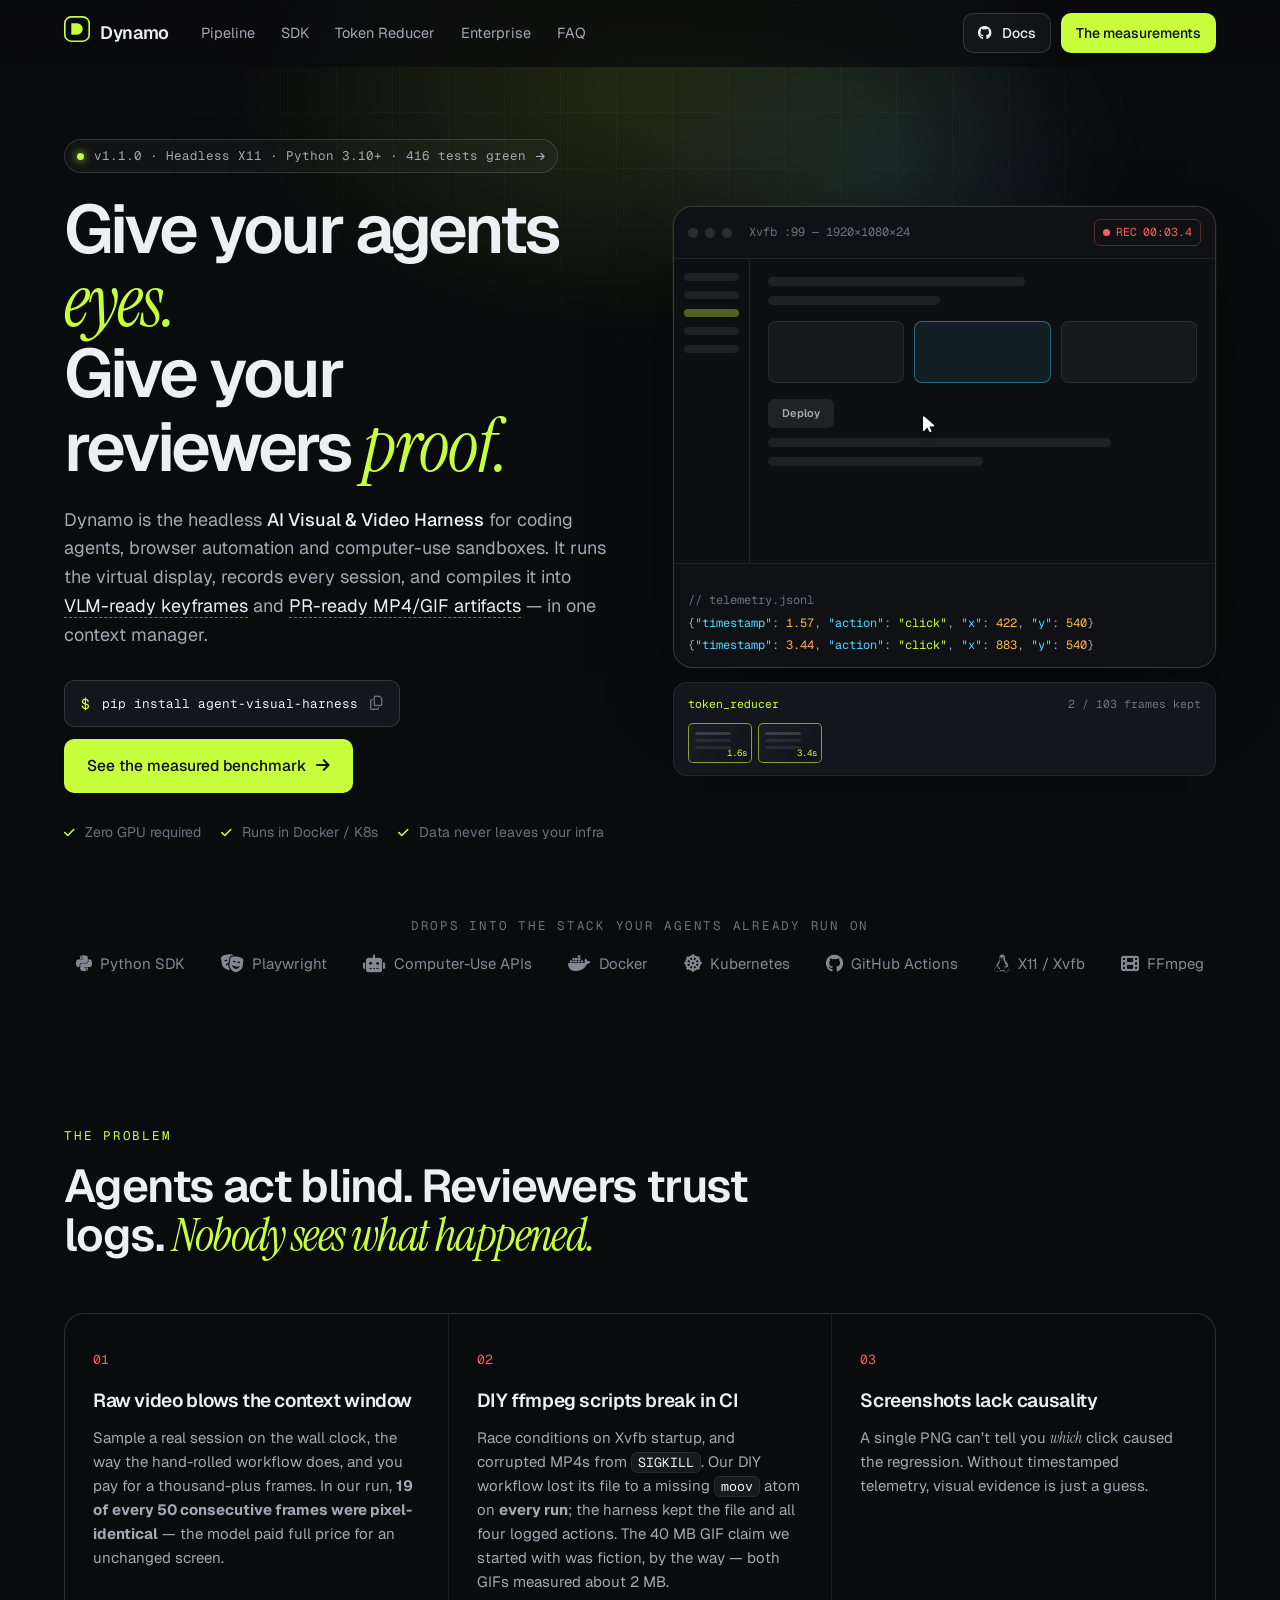
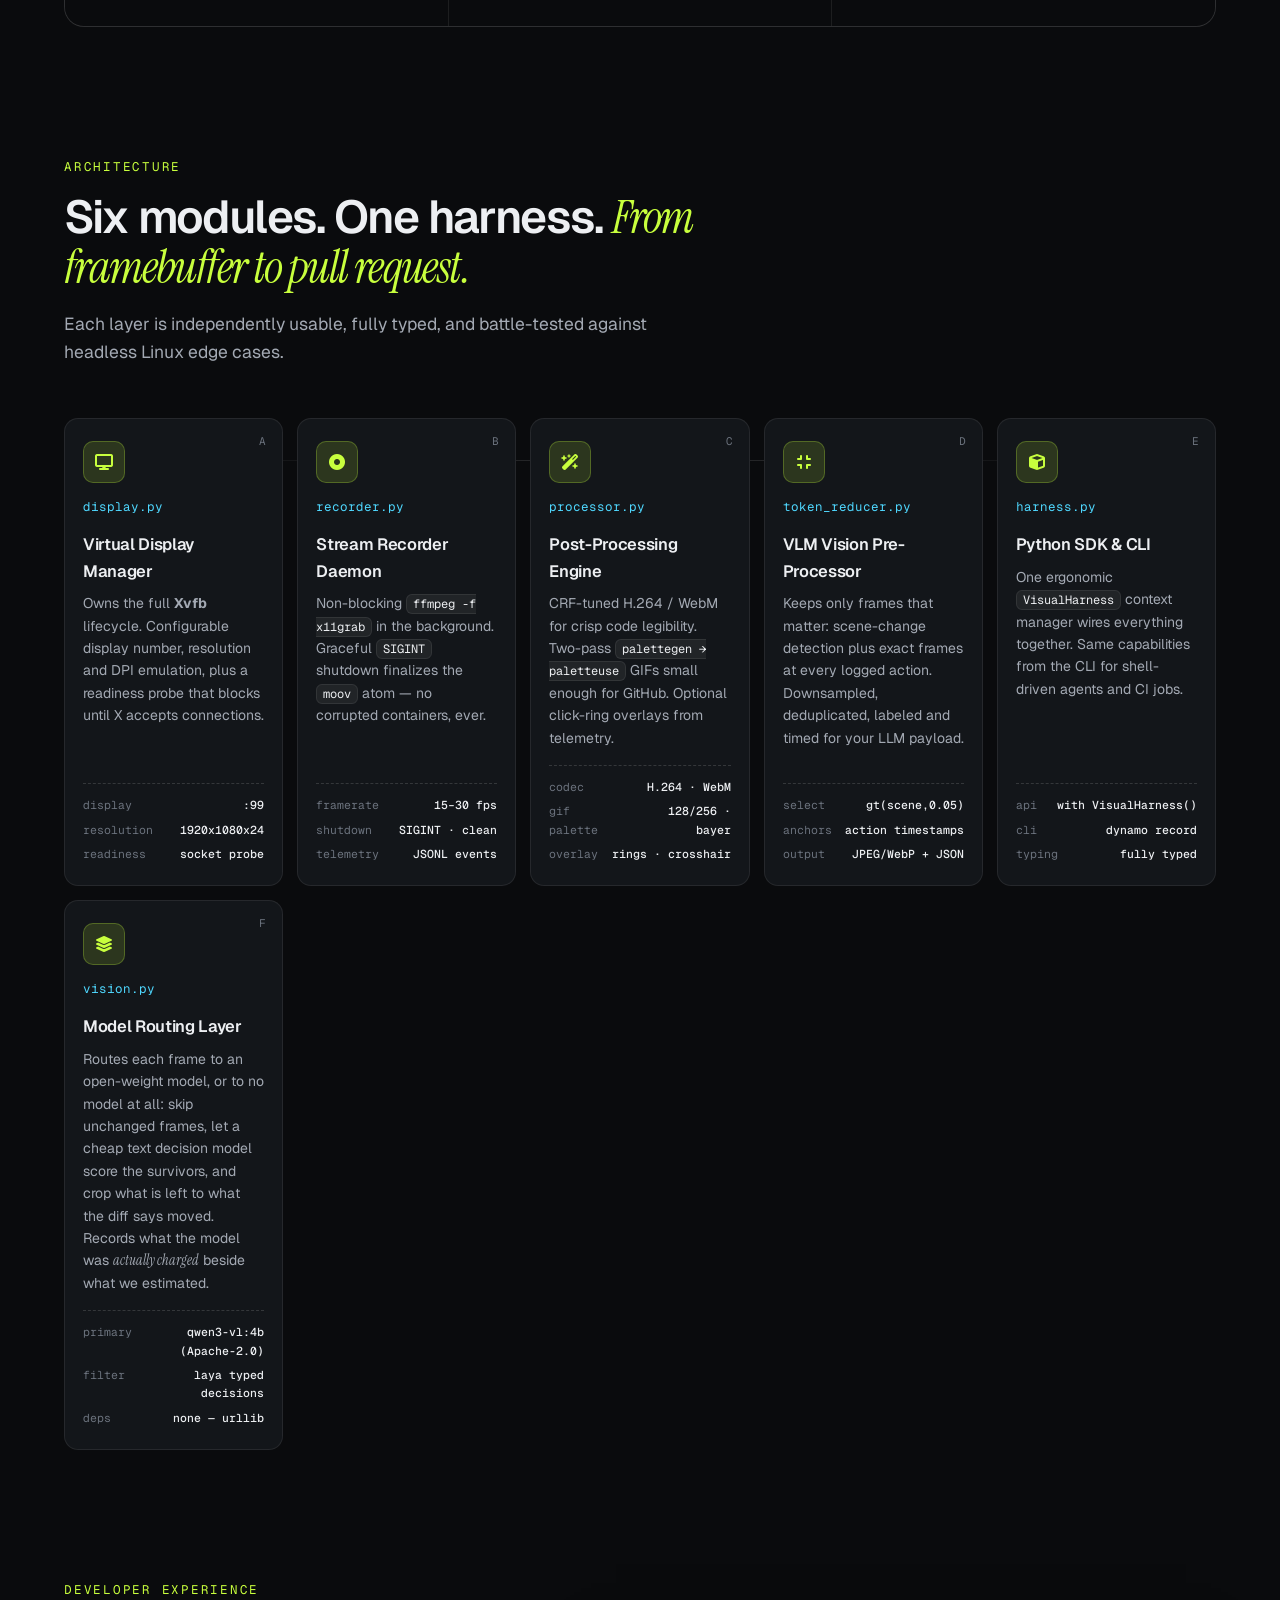
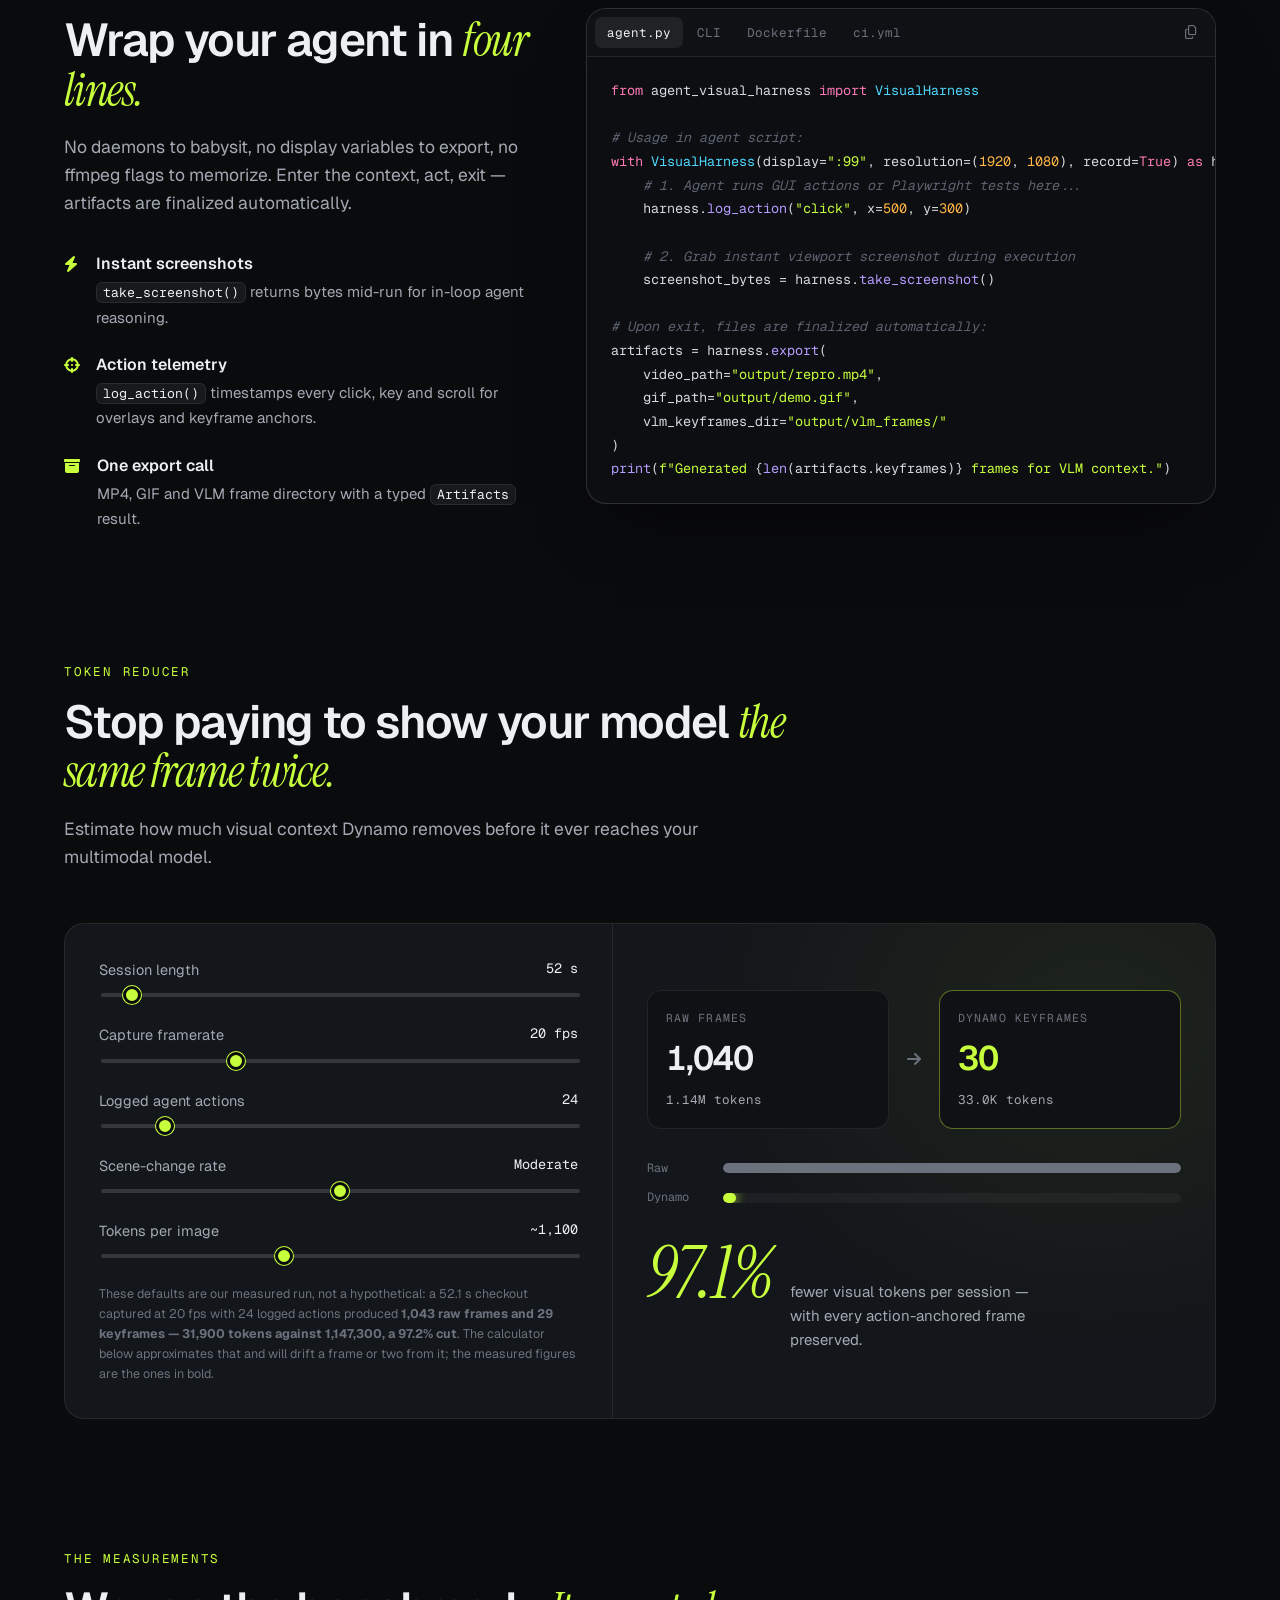
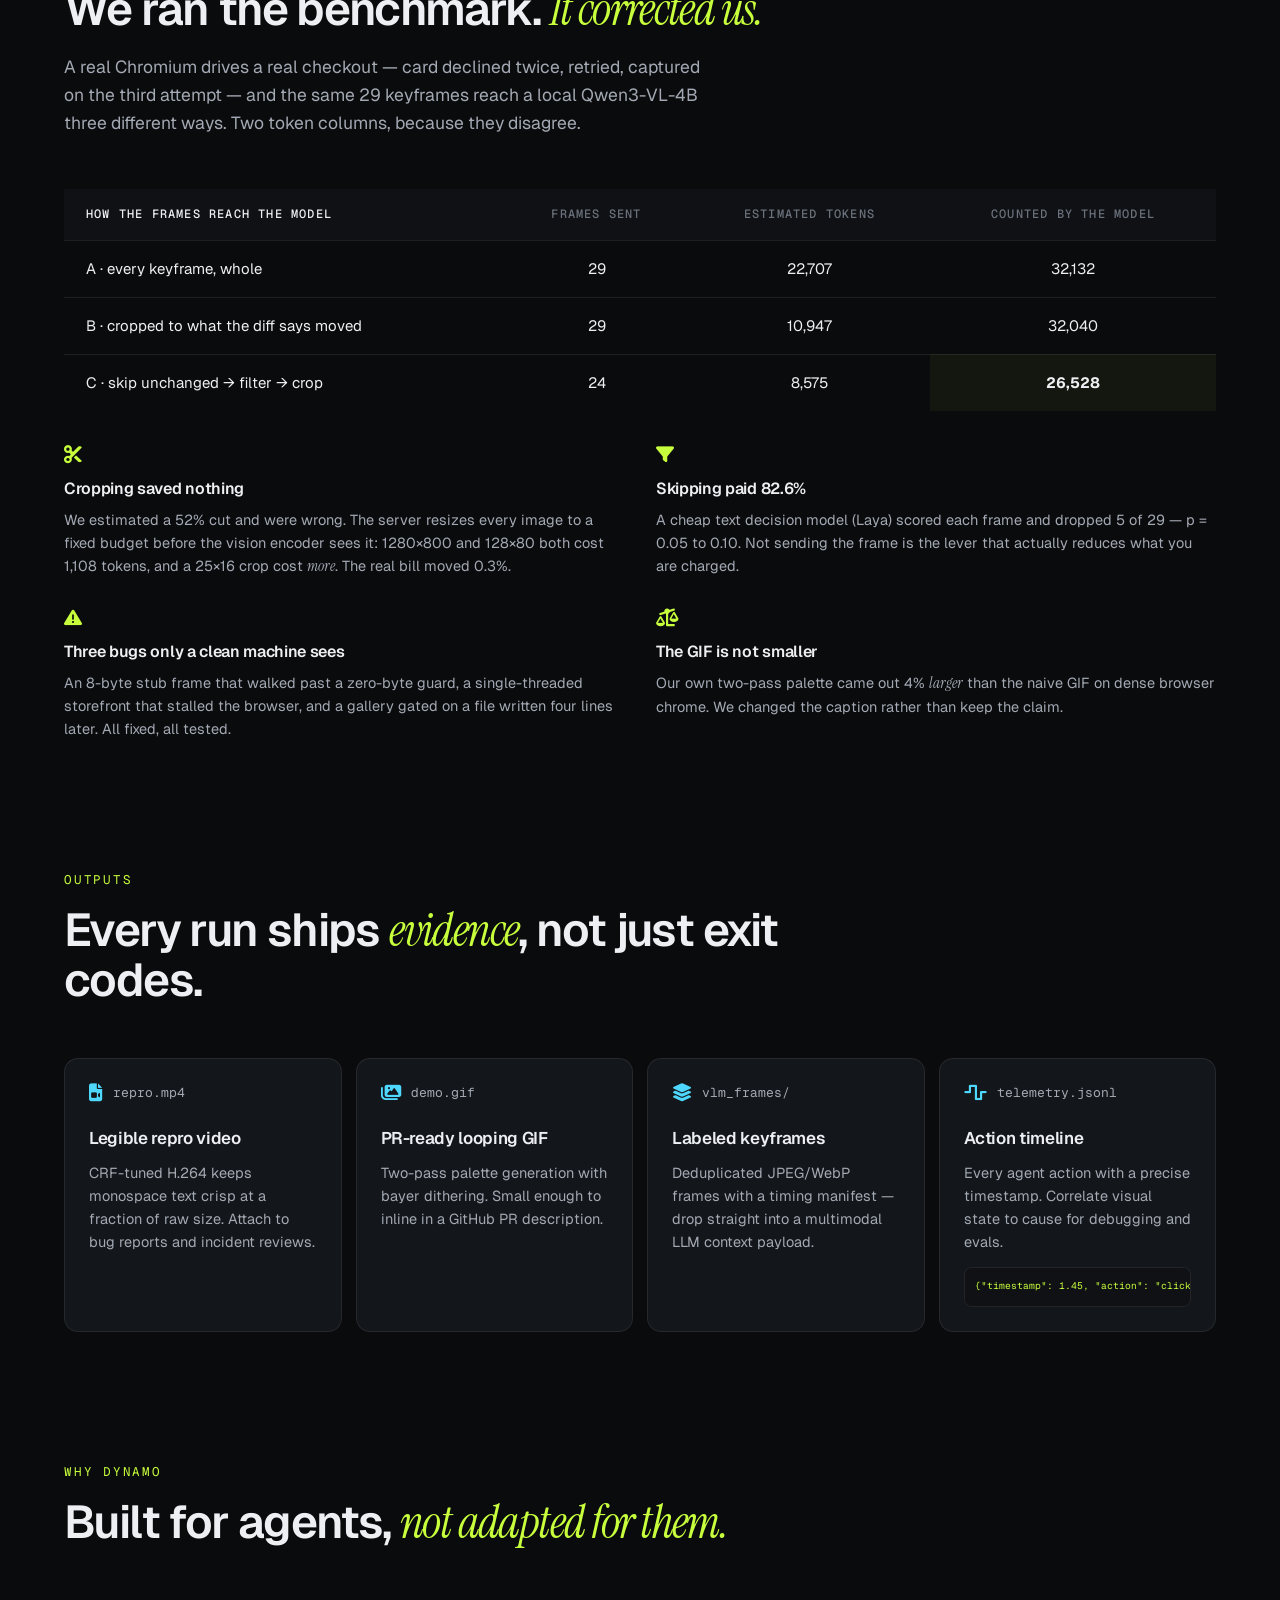
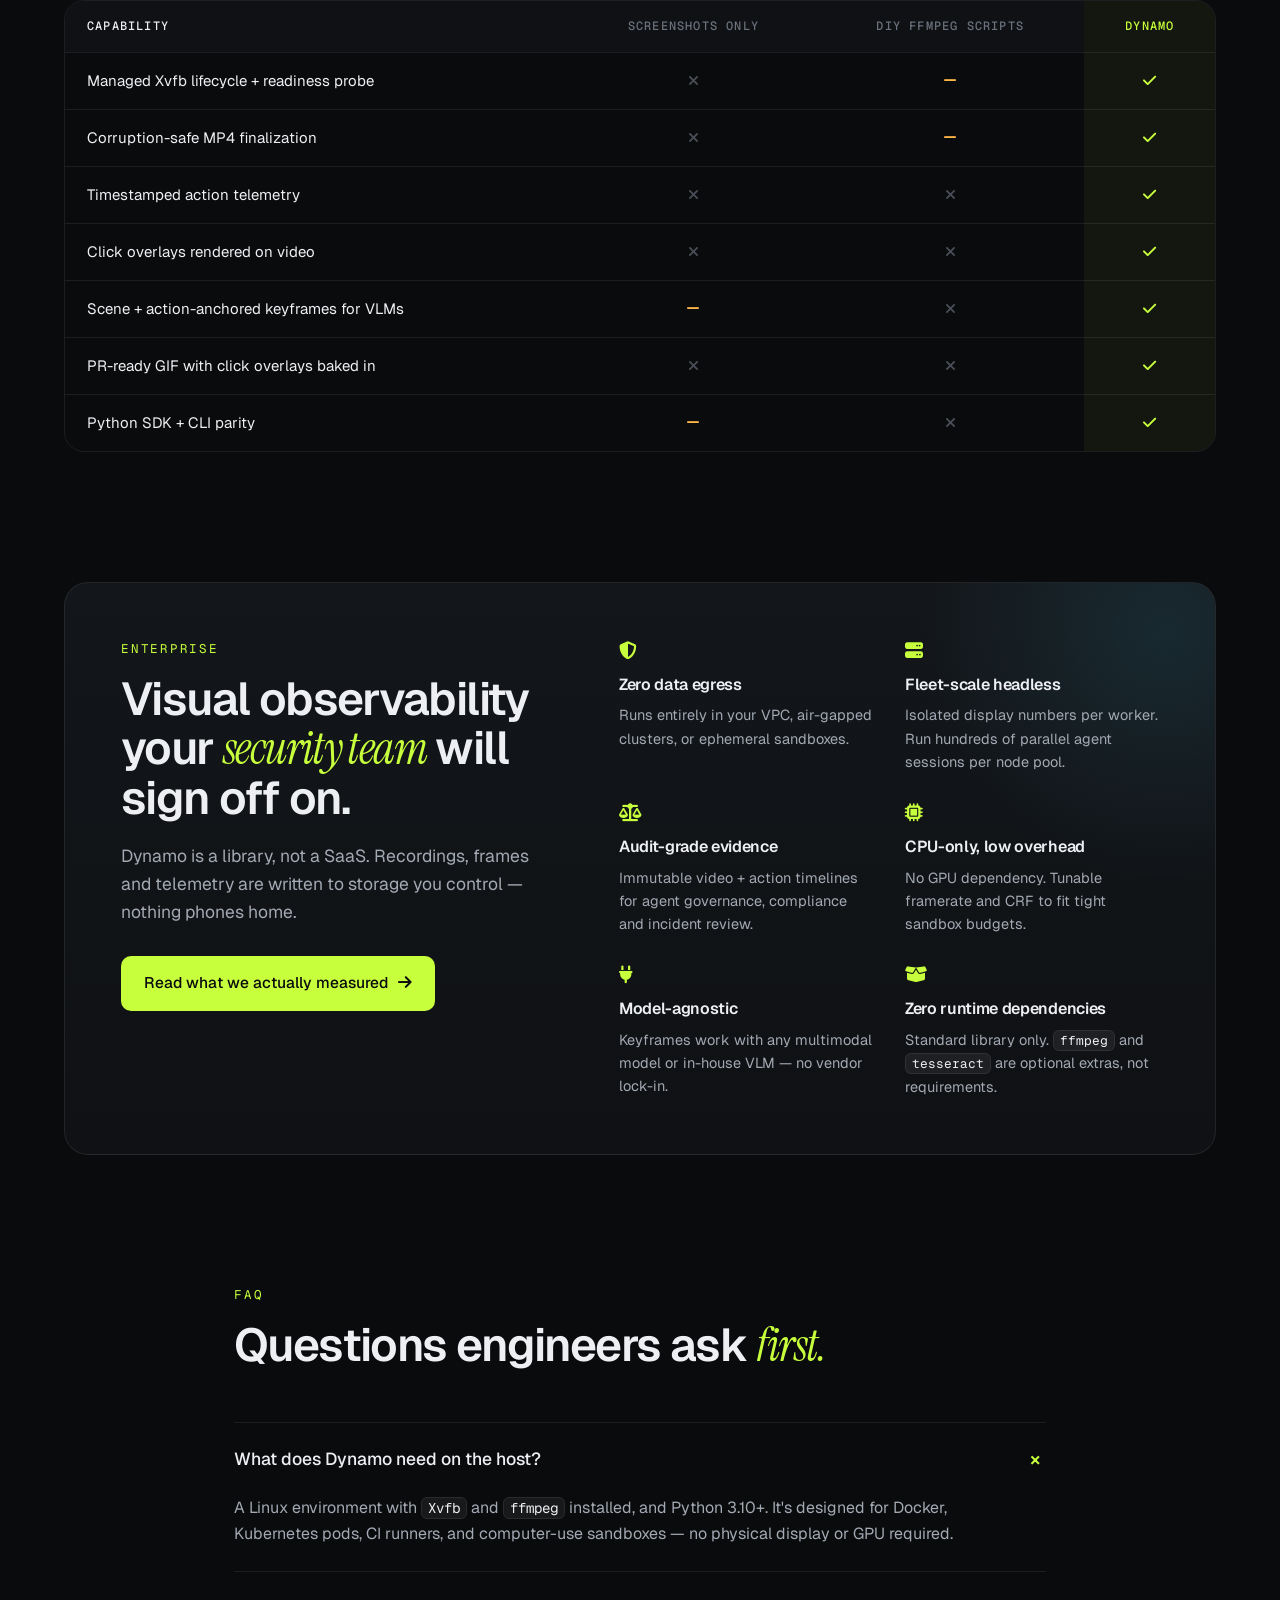
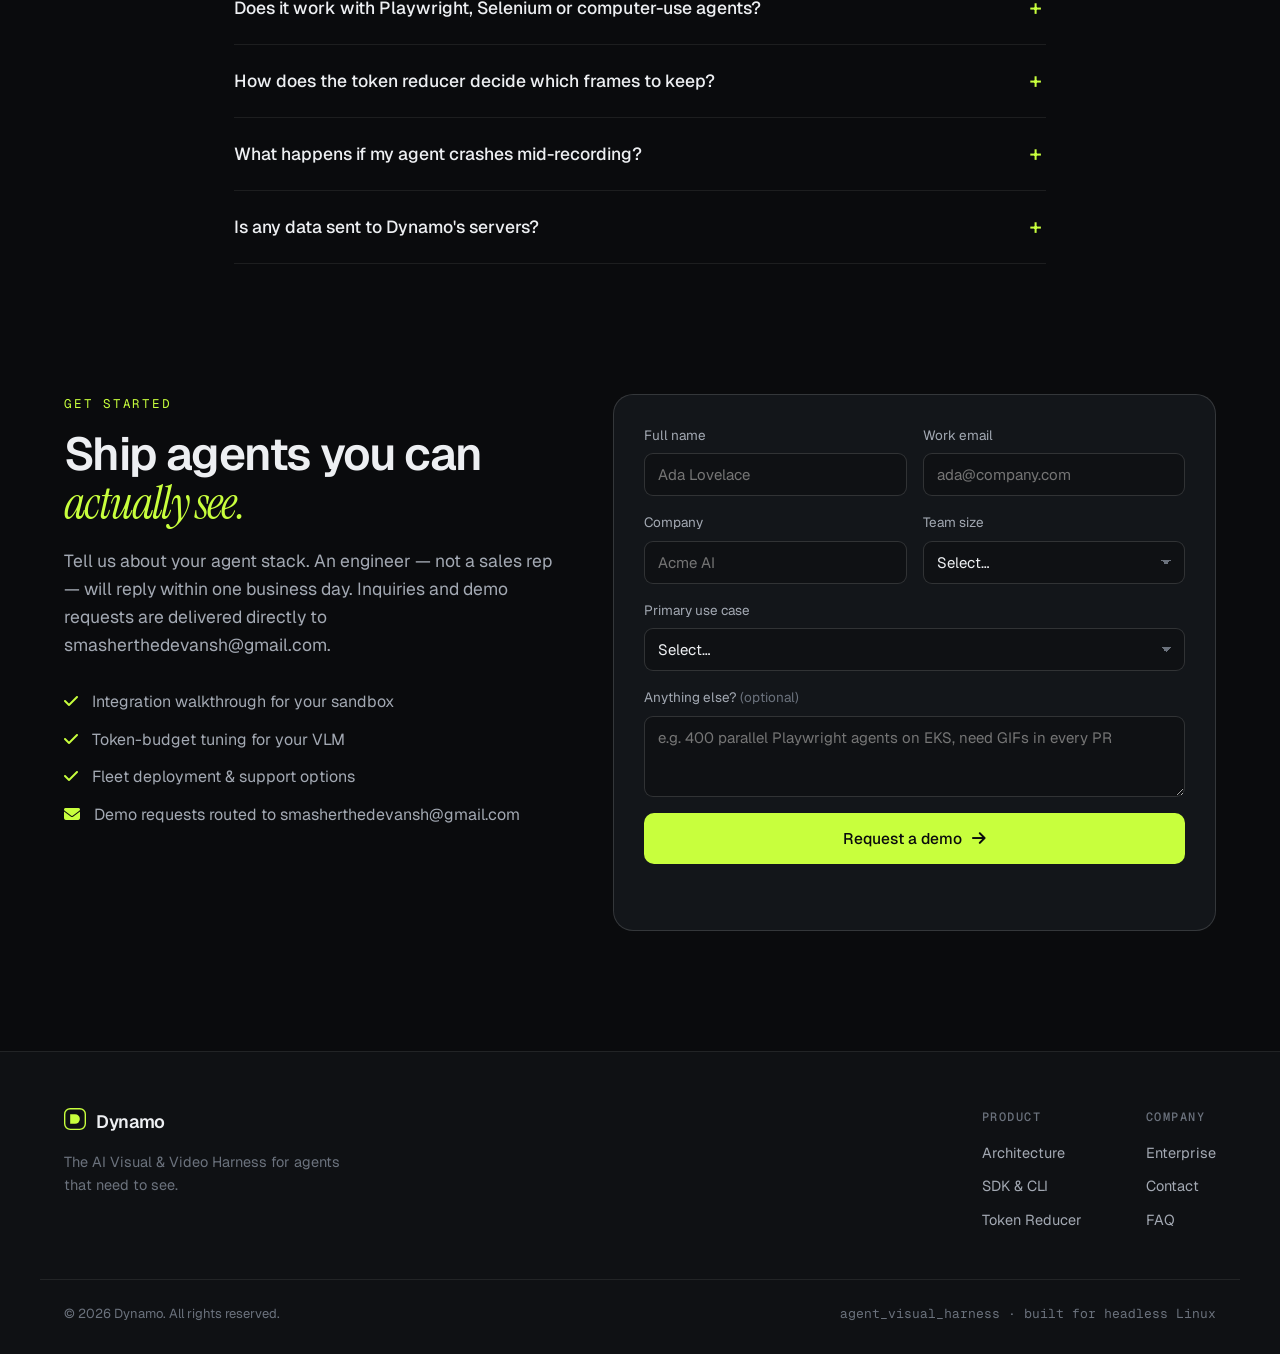
<file: index.html>
<!DOCTYPE html>
<html lang="en">
<head>
  <meta charset="UTF-8">
  <meta name="viewport" content="width=device-width, initial-scale=1.0">
  <title>Dynamo — The AI Visual & Video Harness for Coding Agents</title>
  <meta name="description" content="Dynamo is a headless, production-ready visual & video harness in Python for AI coding agents, browser automation and computer-use sandboxes. Record, annotate, and compress sessions into VLM-ready keyframes and PR-ready artifacts.">
  <link rel="preconnect" href="https://fonts.googleapis.com">
  <link rel="preconnect" href="https://fonts.gstatic.com" crossorigin>
  <link href="https://fonts.googleapis.com/css2?family=Geist:wght@300;400;500;600;700&family=Geist+Mono:wght@400;500;600&family=Instrument+Serif:ital@0;1&display=swap" rel="stylesheet">
  <link rel="stylesheet" href="https://cdn.jsdelivr.net/npm/@fortawesome/fontawesome-free@6.4.0/css/all.min.css">
  <link rel="stylesheet" href="css/style.css">
</head>
<body>
  <div class="bg-grid" aria-hidden="true"></div>
  <div class="bg-glow" aria-hidden="true"></div>

  <!-- ============ NAV ============ -->
  <header id="site-header" class="site-header">
    <nav class="nav container" aria-label="Main">
      <a href="#" class="brand" aria-label="Dynamo home">
        <span class="brand-mark" aria-hidden="true">
          <svg viewBox="0 0 32 32" width="26" height="26"><rect x="1" y="1" width="30" height="30" rx="8" fill="none" stroke="currentColor" stroke-width="2"/><path d="M9 9h7a7 7 0 0 1 0 14H9z" fill="currentColor"/><circle cx="23" cy="9" r="2.5" fill="#0A0B0D"/></svg>
        </span>
        <span class="brand-name">Dynamo</span>
      </a>
      <ul class="nav-links" id="nav-links">
        <li><a href="#pipeline-section">Pipeline</a></li>
        <li><a href="#sdk-section">SDK</a></li>
        <li><a href="#tokens-section">Token Reducer</a></li>
        <li><a href="#enterprise-section">Enterprise</a></li>
        <li><a href="#faq-section">FAQ</a></li>
      </ul>
      <div class="nav-cta">
        <a href="#sdk-section" class="btn btn-ghost btn-sm"><i class="fa-brands fa-github"></i> Docs</a>
        <a href="#measured-section" class="btn btn-primary btn-sm">The measurements</a>
      </div>
      <button class="nav-toggle" id="nav-toggle" aria-label="Toggle menu" aria-expanded="false"><i class="fa-solid fa-bars"></i></button>
    </nav>
  </header>

  <main>
    <!-- ============ HERO ============ -->
    <section id="hero-section" class="hero container">
      <div class="hero-copy">
        <a href="#pipeline-section" class="pill">
          <span class="pill-dot"></span> v1.1.0 · Headless X11 · Python 3.10+ · 416 tests green <i class="fa-solid fa-arrow-right"></i>
        </a>
        <h1 class="hero-title">
          Give your agents <em>eyes.</em><br>
          Give your reviewers <em>proof.</em>
        </h1>
        <p class="hero-sub">
          Dynamo is the headless <strong>AI Visual &amp; Video Harness</strong> for coding agents, browser automation and computer-use sandboxes.
          It runs the virtual display, records every session, and compiles it into
          <span class="hl">VLM-ready keyframes</span> and <span class="hl">PR-ready MP4/GIF artifacts</span> — in one context manager.
        </p>
        <div class="hero-actions">
          <button class="install-cmd" id="install-cmd" type="button" aria-label="Copy install command">
            <span class="prompt">$</span>
            <code>pip install agent-visual-harness</code>
            <i class="fa-regular fa-copy copy-icon"></i>
          </button>
          <a href="#demo-section" class="btn btn-primary btn-lg">See the measured benchmark <i class="fa-solid fa-arrow-right"></i></a>
        </div>
        <ul class="hero-proof">
          <li><i class="fa-solid fa-check"></i> Zero GPU required</li>
          <li><i class="fa-solid fa-check"></i> Runs in Docker / K8s</li>
          <li><i class="fa-solid fa-check"></i> Data never leaves your infra</li>
        </ul>
      </div>

      <!-- Hero visual: simulated harness session -->
      <div class="hero-visual" aria-label="Simulated Dynamo recording session">
        <div class="window">
          <div class="window-bar">
            <span class="dot r"></span><span class="dot y"></span><span class="dot g"></span>
            <span class="window-title">Xvfb :99 — 1920×1080×24</span>
            <span class="rec"><span class="rec-dot"></span>REC <span id="rec-timer">00:00.0</span></span>
          </div>
          <div class="screen" id="hero-screen">
            <div class="fake-app">
              <div class="fake-side">
                <span></span><span></span><span class="on"></span><span></span><span></span>
              </div>
              <div class="fake-main">
                <div class="fake-row w60"></div>
                <div class="fake-row w40"></div>
                <div class="fake-cards">
                  <div class="fake-card"></div><div class="fake-card"></div><div class="fake-card"></div>
                </div>
                <div class="fake-btn" id="fake-btn">Deploy</div>
                <div class="fake-row w80"></div>
                <div class="fake-row w50"></div>
              </div>
            </div>
            <div class="cursor" id="hero-cursor"><i class="fa-solid fa-arrow-pointer"></i></div>
            <div class="ring-layer" id="ring-layer"></div>
          </div>
          <div class="telemetry" id="telemetry" aria-live="polite">
            <div class="tel-line muted">// telemetry.jsonl</div>
          </div>
        </div>
        <div class="keyframe-strip" aria-label="Extracted keyframes">
          <div class="kf-label"><span>token_reducer</span><span id="kf-count">0 / 1,800 frames kept</span></div>
          <div class="kf-track" id="kf-track"></div>
        </div>
      </div>
    </section>

    <!-- ============ COMPAT STRIP ============ -->
    <section id="compat-section" class="compat container" aria-label="Works with">
      <p class="eyebrow center">Drops into the stack your agents already run on</p>
      <ul class="compat-list">
        <li><i class="fa-brands fa-python"></i> Python SDK</li>
        <li><i class="fa-solid fa-masks-theater"></i> Playwright</li>
        <li><i class="fa-solid fa-robot"></i> Computer-Use APIs</li>
        <li><i class="fa-brands fa-docker"></i> Docker</li>
        <li><i class="fa-solid fa-dharmachakra"></i> Kubernetes</li>
        <li><i class="fa-brands fa-github"></i> GitHub Actions</li>
        <li><i class="fa-brands fa-linux"></i> X11 / Xvfb</li>
        <li><i class="fa-solid fa-film"></i> FFmpeg</li>
      </ul>
    </section>

    <!-- ============ PROBLEM ============ -->
    <section id="problem-section" class="section container">
      <div class="section-head">
        <p class="eyebrow">The problem</p>
        <h2 class="section-title">Agents act blind. Reviewers trust logs. <em>Nobody sees what happened.</em></h2>
      </div>
      <div class="problem-grid">
        <article class="problem-card">
          <span class="problem-num">01</span>
          <h3>Raw video blows the context window</h3>
          <p>Sample a real session on the wall clock, the way the hand-rolled workflow does, and you pay for a thousand-plus frames. In our run, <strong>19 of every 50 consecutive frames were pixel-identical</strong> — the model paid full price for an unchanged screen.</p>
        </article>
        <article class="problem-card">
          <span class="problem-num">02</span>
          <h3>DIY ffmpeg scripts break in CI</h3>
          <p>Race conditions on Xvfb startup, and corrupted MP4s from <code>SIGKILL</code>. Our DIY workflow lost its file to a missing <code>moov</code> atom on <strong>every run</strong>; the harness kept the file and all four logged actions. The 40&nbsp;MB GIF claim we started with was fiction, by the way — both GIFs measured about 2&nbsp;MB.</p>
        </article>
        <article class="problem-card">
          <span class="problem-num">03</span>
          <h3>Screenshots lack causality</h3>
          <p>A single PNG can’t tell you <em>which</em> click caused the regression. Without timestamped telemetry, visual evidence is just a guess.</p>
        </article>
      </div>
    </section>

    <!-- ============ PIPELINE ============ -->
    <section id="pipeline-section" class="section container">
      <div class="section-head">
        <p class="eyebrow">Architecture</p>
        <h2 class="section-title">Six modules. One harness. <em>From framebuffer to pull request.</em></h2>
        <p class="section-sub">Each layer is independently usable, fully typed, and battle-tested against headless Linux edge cases.</p>
      </div>

      <div class="pipeline" id="pipeline">
        <div class="pipeline-rail" aria-hidden="true"><span class="pulse"></span></div>

        <article class="module-card" data-step="A">
          <header>
            <span class="module-icon"><i class="fa-solid fa-display"></i></span>
            <code class="module-file">display.py</code>
          </header>
          <h3>Virtual Display Manager</h3>
          <p>Owns the full <strong>Xvfb</strong> lifecycle. Configurable display number, resolution and DPI emulation, plus a readiness probe that blocks until X accepts connections.</p>
          <ul class="module-specs">
            <li><span>display</span><b>:99</b></li>
            <li><span>resolution</span><b>1920x1080x24</b></li>
            <li><span>readiness</span><b>socket probe</b></li>
          </ul>
        </article>

        <article class="module-card" data-step="B">
          <header>
            <span class="module-icon"><i class="fa-solid fa-circle-dot"></i></span>
            <code class="module-file">recorder.py</code>
          </header>
          <h3>Stream Recorder Daemon</h3>
          <p>Non-blocking <code>ffmpeg -f x11grab</code> in the background. Graceful <code>SIGINT</code> shutdown finalizes the <code>moov</code> atom — no corrupted containers, ever.</p>
          <ul class="module-specs">
            <li><span>framerate</span><b>15–30 fps</b></li>
            <li><span>shutdown</span><b>SIGINT · clean</b></li>
            <li><span>telemetry</span><b>JSONL events</b></li>
          </ul>
        </article>

        <article class="module-card" data-step="C">
          <header>
            <span class="module-icon"><i class="fa-solid fa-wand-magic-sparkles"></i></span>
            <code class="module-file">processor.py</code>
          </header>
          <h3>Post-Processing Engine</h3>
          <p>CRF-tuned H.264 / WebM for crisp code legibility. Two-pass <code>palettegen → paletteuse</code> GIFs small enough for GitHub. Optional click-ring overlays from telemetry.</p>
          <ul class="module-specs">
            <li><span>codec</span><b>H.264 · WebM</b></li>
            <li><span>gif palette</span><b>128/256 · bayer</b></li>
            <li><span>overlay</span><b>rings · crosshair</b></li>
          </ul>
        </article>

        <article class="module-card" data-step="D">
          <header>
            <span class="module-icon"><i class="fa-solid fa-compress"></i></span>
            <code class="module-file">token_reducer.py</code>
          </header>
          <h3>VLM Vision Pre-Processor</h3>
          <p>Keeps only frames that matter: scene-change detection plus exact frames at every logged action. Downsampled, deduplicated, labeled and timed for your LLM payload.</p>
          <ul class="module-specs">
            <li><span>select</span><b>gt(scene,0.05)</b></li>
            <li><span>anchors</span><b>action timestamps</b></li>
            <li><span>output</span><b>JPEG/WebP + JSON</b></li>
          </ul>
        </article>

        <article class="module-card" data-step="E">
          <header>
            <span class="module-icon"><i class="fa-solid fa-cube"></i></span>
            <code class="module-file">harness.py</code>
          </header>
          <h3>Python SDK &amp; CLI</h3>
          <p>One ergonomic <code>VisualHarness</code> context manager wires everything together. Same capabilities from the CLI for shell-driven agents and CI jobs.</p>
          <ul class="module-specs">
            <li><span>api</span><b>with VisualHarness()</b></li>
            <li><span>cli</span><b>dynamo record</b></li>
            <li><span>typing</span><b>fully typed</b></li>
          </ul>
        </article>

        <article class="module-card" data-step="F">
          <header>
            <span class="module-icon"><i class="fa-solid fa-layer-group"></i></span>
            <code class="module-file">vision.py</code>
          </header>
          <h3>Model Routing Layer</h3>
          <p>Routes each frame to an open-weight model, or to no model at all: skip unchanged frames, let a cheap text decision model score the survivors, and crop what is left to what the diff says moved. Records what the model was <em>actually charged</em> beside what we estimated.</p>
          <ul class="module-specs">
            <li><span>primary</span><b>qwen3-vl:4b (Apache-2.0)</b></li>
            <li><span>filter</span><b>laya typed decisions</b></li>
            <li><span>deps</span><b>none — urllib</b></li>
          </ul>
        </article>
      </div>
    </section>

    <!-- ============ SDK ============ -->
    <section id="sdk-section" class="section container">
      <div class="sdk-layout">
        <div class="sdk-copy">
          <p class="eyebrow">Developer experience</p>
          <h2 class="section-title">Wrap your agent in <em>four lines.</em></h2>
          <p class="section-sub">No daemons to babysit, no display variables to export, no ffmpeg flags to memorize. Enter the context, act, exit — artifacts are finalized automatically.</p>
          <ul class="dx-list">
            <li><i class="fa-solid fa-bolt"></i><div><b>Instant screenshots</b><span><code>take_screenshot()</code> returns bytes mid-run for in-loop agent reasoning.</span></div></li>
            <li><i class="fa-solid fa-crosshairs"></i><div><b>Action telemetry</b><span><code>log_action()</code> timestamps every click, key and scroll for overlays and keyframe anchors.</span></div></li>
            <li><i class="fa-solid fa-box-archive"></i><div><b>One export call</b><span>MP4, GIF and VLM frame directory with a typed <code>Artifacts</code> result.</span></div></li>
          </ul>
        </div>

        <div class="code-window">
          <div class="code-tabs" role="tablist" aria-label="Code examples">
            <button class="code-tab active" role="tab" aria-selected="true" data-tab="python">agent.py</button>
            <button class="code-tab" role="tab" aria-selected="false" data-tab="cli">CLI</button>
            <button class="code-tab" role="tab" aria-selected="false" data-tab="docker">Dockerfile</button>
            <button class="code-tab" role="tab" aria-selected="false" data-tab="gha">ci.yml</button>
            <button class="code-copy" id="code-copy" aria-label="Copy code"><i class="fa-regular fa-copy"></i></button>
          </div>
<pre class="code-panel active" data-panel="python"><code><span class="tk-k">from</span> agent_visual_harness <span class="tk-k">import</span> <span class="tk-c">VisualHarness</span>

<span class="tk-cm"># Usage in agent script:</span>
<span class="tk-k">with</span> <span class="tk-c">VisualHarness</span>(display=<span class="tk-s">":99"</span>, resolution=(<span class="tk-n">1920</span>, <span class="tk-n">1080</span>), record=<span class="tk-k">True</span>) <span class="tk-k">as</span> harness:
    <span class="tk-cm"># 1. Agent runs GUI actions or Playwright tests here...</span>
    harness.<span class="tk-f">log_action</span>(<span class="tk-s">"click"</span>, x=<span class="tk-n">500</span>, y=<span class="tk-n">300</span>)

    <span class="tk-cm"># 2. Grab instant viewport screenshot during execution</span>
    screenshot_bytes = harness.<span class="tk-f">take_screenshot</span>()

<span class="tk-cm"># Upon exit, files are finalized automatically:</span>
artifacts = harness.<span class="tk-f">export</span>(
    video_path=<span class="tk-s">"output/repro.mp4"</span>,
    gif_path=<span class="tk-s">"output/demo.gif"</span>,
    vlm_keyframes_dir=<span class="tk-s">"output/vlm_frames/"</span>
)
<span class="tk-f">print</span>(<span class="tk-s">f"Generated </span>{<span class="tk-f">len</span>(artifacts.keyframes)}<span class="tk-s"> frames for VLM context."</span>)</code></pre>
<pre class="code-panel" data-panel="cli"><code><span class="tk-cm"># Start a display + recorder, run any command inside it</span>
<span class="tk-p">$</span> dynamo record --display :99 --resolution 1920x1080x24 --fps 24 \
    -- python run_agent.py

<span class="tk-cm"># Compile artifacts from a finished session</span>
<span class="tk-p">$</span> dynamo export ./session \
    --mp4 output/repro.mp4 --crf 23 \
    --gif output/demo.gif --max-colors 128 --dither bayer \
    --overlay-clicks

<span class="tk-cm"># Produce a token-budgeted keyframe set for your VLM</span>
<span class="tk-p">$</span> dynamo keyframes ./session --scene 0.05 --max-size 1280 \
    --format webp --out output/vlm_frames/
<span class="tk-ok">✓ 29 keyframes · 1,042 frames scanned · manifest.json written</span></code></pre>
<pre class="code-panel" data-panel="docker"><code><span class="tk-k">FROM</span> python:3.12-slim

<span class="tk-k">RUN</span> apt-get update &amp;&amp; apt-get install -y --no-install-recommends \
      xvfb ffmpeg x11-utils &amp;&amp; rm -rf /var/lib/apt/lists/*

<span class="tk-k">RUN</span> pip install --no-cache-dir agent-visual-harness playwright \
 &amp;&amp; playwright install --with-deps chromium

<span class="tk-k">WORKDIR</span> /app
<span class="tk-k">COPY</span> . .

<span class="tk-cm"># Dynamo manages Xvfb itself — no DISPLAY export needed</span>
<span class="tk-k">ENTRYPOINT</span> [<span class="tk-s">"dynamo"</span>, <span class="tk-s">"record"</span>, <span class="tk-s">"--"</span>, <span class="tk-s">"python"</span>, <span class="tk-s">"agent.py"</span>]</code></pre>
<pre class="code-panel" data-panel="gha"><code><span class="tk-f">name</span>: agent-e2e
<span class="tk-f">on</span>: [pull_request]
<span class="tk-f">jobs</span>:
  <span class="tk-f">visual-run</span>:
    <span class="tk-f">runs-on</span>: ubuntu-latest
    <span class="tk-f">steps</span>:
      - <span class="tk-f">uses</span>: actions/checkout@v4
      - <span class="tk-f">run</span>: sudo apt-get install -y xvfb ffmpeg
      - <span class="tk-f">run</span>: pip install agent-visual-harness
      - <span class="tk-f">run</span>: dynamo record -- pytest tests/e2e
      - <span class="tk-f">run</span>: dynamo export ./session --gif pr/demo.gif --overlay-clicks
      - <span class="tk-f">uses</span>: actions/upload-artifact@v4
        <span class="tk-f">with</span>: { <span class="tk-f">name</span>: agent-recording, <span class="tk-f">path</span>: pr/ }</code></pre>
        </div>
      </div>
    </section>

    <!-- ============ TOKEN REDUCER ============ -->
    <section id="tokens-section" class="section container">
      <div class="section-head">
        <p class="eyebrow">Token Reducer</p>
        <h2 class="section-title">Stop paying to show your model <em>the same frame twice.</em></h2>
        <p class="section-sub">Estimate how much visual context Dynamo removes before it ever reaches your multimodal model.</p>
      </div>

      <div class="calc" id="token-calculator">
        <form class="calc-controls" id="calc-form" onsubmit="return false;">
          <label class="ctl">
            <span class="ctl-head"><span>Session length</span><output id="out-duration">52 s</output></span>
            <input type="range" id="in-duration" min="10" max="900" step="1" value="52">
          </label>
          <label class="ctl">
            <span class="ctl-head"><span>Capture framerate</span><output id="out-fps">20 fps</output></span>
            <input type="range" id="in-fps" min="5" max="60" step="1" value="20">
          </label>
          <label class="ctl">
            <span class="ctl-head"><span>Logged agent actions</span><output id="out-actions">24</output></span>
            <input type="range" id="in-actions" min="0" max="200" step="1" value="24">
          </label>
          <label class="ctl">
            <span class="ctl-head"><span>Scene-change rate</span><output id="out-scene">Moderate</output></span>
            <input type="range" id="in-scene" min="1" max="5" step="1" value="3">
          </label>
          <label class="ctl">
            <span class="ctl-head"><span>Tokens per image</span><output id="out-tpi">~1,100</output></span>
            <input type="range" id="in-tpi" min="250" max="2500" step="50" value="1100">
          </label>
          <p class="calc-note">These defaults are our measured run, not a hypothetical: a 52.1&nbsp;s checkout captured at 20&nbsp;fps with 24 logged actions produced <strong>1,043 raw frames and 29 keyframes &mdash; 31,900 tokens against 1,147,300, a 97.2% cut</strong>. The calculator below approximates that and will drift a frame or two from it; the measured figures are the ones in bold.</p>
        </form>

        <div class="calc-results">
          <div class="result-row">
            <div class="result">
              <span class="result-label">Raw frames</span>
              <span class="result-value" id="res-raw">1,040</span>
              <span class="result-sub" id="res-raw-tok">1.14M tokens</span>
            </div>
            <div class="result-arrow"><i class="fa-solid fa-arrow-right"></i></div>
            <div class="result accent">
              <span class="result-label">Dynamo keyframes</span>
              <span class="result-value" id="res-kept">30</span>
              <span class="result-sub" id="res-kept-tok">33.0K tokens</span>
            </div>
          </div>
          <div class="bar-compare">
            <div class="bar-row"><span>Raw</span><div class="bar"><i id="bar-raw" style="width:100%"></i></div></div>
            <div class="bar-row"><span>Dynamo</span><div class="bar"><i id="bar-kept" class="volt" style="width:2%"></i></div></div>
          </div>
          <div class="reduction">
            <span id="res-reduction">97.1%</span>
            <p>fewer visual tokens per session — with every action-anchored frame preserved.</p>
          </div>
        </div>
      </div>
    </section>
    <!-- ============ MEASURED ============ -->
    <section id="measured-section" class="section container">
      <div class="section-head">
        <p class="eyebrow">The measurements</p>
        <h2 class="section-title">We ran the benchmark. <em>It corrected us.</em></h2>
        <p class="section-sub">A real Chromium drives a real checkout &mdash; card declined twice, retried, captured on the third attempt &mdash; and the same 29 keyframes reach a local Qwen3-VL-4B three different ways. Two token columns, because they disagree.</p>
      </div>
      <table class="compare-table">
        <thead>
          <tr><th scope="col">How the frames reach the model</th><th scope="col">Frames sent</th><th scope="col">Estimated tokens</th><th scope="col">Counted by the model</th></tr>
        </thead>
        <tbody>
          <tr><td>A &middot; every keyframe, whole</td><td>29</td><td>22,707</td><td>32,132</td></tr>
          <tr><td>B &middot; cropped to what the diff says moved</td><td>29</td><td>10,947</td><td>32,040</td></tr>
          <tr><td>C &middot; skip unchanged &rarr; filter &rarr; crop</td><td>24</td><td>8,575</td><td class="col-dynamo"><b>26,528</b></td></tr>
        </tbody>
      </table>
      <div class="enterprise-grid" style="margin-top:2rem">
        <div class="ent-item"><i class="fa-solid fa-scissors"></i><h3>Cropping saved nothing</h3><p>We estimated a 52% cut and were wrong. The server resizes every image to a fixed budget before the vision encoder sees it: 1280&times;800 and 128&times;80 both cost 1,108 tokens, and a 25&times;16 crop cost <em>more</em>. The real bill moved 0.3%.</p></div>
        <div class="ent-item"><i class="fa-solid fa-filter"></i><h3>Skipping paid 82.6%</h3><p>A cheap text decision model (Laya) scored each frame and dropped 5 of 29 &mdash; p = 0.05 to 0.10. Not sending the frame is the lever that actually reduces what you are charged.</p></div>
        <div class="ent-item"><i class="fa-solid fa-triangle-exclamation"></i><h3>Three bugs only a clean machine sees</h3><p>An 8-byte stub frame that walked past a zero-byte guard, a single-threaded storefront that stalled the browser, and a gallery gated on a file written four lines later. All fixed, all tested.</p></div>
        <div class="ent-item"><i class="fa-solid fa-scale-unbalanced"></i><h3>The GIF is not smaller</h3><p>Our own two-pass palette came out 4% <em>larger</em> than the naive GIF on dense browser chrome. We changed the caption rather than keep the claim.</p></div>
      </div>
    </section>

    <!-- ============ ARTIFACTS ============ -->
    <section id="artifacts-section" class="section container">
      <div class="section-head">
        <p class="eyebrow">Outputs</p>
        <h2 class="section-title">Every run ships <em>evidence</em>, not just exit codes.</h2>
      </div>
      <div class="artifact-grid">
        <article class="artifact-card">
          <div class="artifact-top"><i class="fa-solid fa-file-video"></i><code>repro.mp4</code></div>
          <h3>Legible repro video</h3>
          <p>CRF-tuned H.264 keeps monospace text crisp at a fraction of raw size. Attach to bug reports and incident reviews.</p>
        </article>
        <article class="artifact-card">
          <div class="artifact-top"><i class="fa-solid fa-images"></i><code>demo.gif</code></div>
          <h3>PR-ready looping GIF</h3>
          <p>Two-pass palette generation with bayer dithering. Small enough to inline in a GitHub PR description.</p>
        </article>
        <article class="artifact-card">
          <div class="artifact-top"><i class="fa-solid fa-layer-group"></i><code>vlm_frames/</code></div>
          <h3>Labeled keyframes</h3>
          <p>Deduplicated JPEG/WebP frames with a timing manifest — drop straight into a multimodal LLM context payload.</p>
        </article>
        <article class="artifact-card">
          <div class="artifact-top"><i class="fa-solid fa-wave-square"></i><code>telemetry.jsonl</code></div>
          <h3>Action timeline</h3>
          <p>Every agent action with a precise timestamp. Correlate visual state to cause for debugging and evals.</p>
<pre class="mini-code"><code>{"timestamp": 1.45, "action": "click", "x": 420, "y": 680}</code></pre>
        </article>
      </div>
    </section>

    <!-- ============ COMPARISON ============ -->
    <section id="compare-section" class="section container">
      <div class="section-head">
        <p class="eyebrow">Why Dynamo</p>
        <h2 class="section-title">Built for agents, <em>not adapted for them.</em></h2>
      </div>
      <div class="table-wrap">
        <table class="compare-table">
          <thead>
            <tr><th scope="col">Capability</th><th scope="col">Screenshots only</th><th scope="col">DIY ffmpeg scripts</th><th scope="col" class="col-dynamo">Dynamo</th></tr>
          </thead>
          <tbody>
            <tr><td>Managed Xvfb lifecycle + readiness probe</td><td><i class="fa-solid fa-xmark no"></i></td><td><i class="fa-solid fa-minus mid"></i></td><td class="col-dynamo"><i class="fa-solid fa-check yes"></i></td></tr>
            <tr><td>Corruption-safe MP4 finalization</td><td><i class="fa-solid fa-xmark no"></i></td><td><i class="fa-solid fa-minus mid"></i></td><td class="col-dynamo"><i class="fa-solid fa-check yes"></i></td></tr>
            <tr><td>Timestamped action telemetry</td><td><i class="fa-solid fa-xmark no"></i></td><td><i class="fa-solid fa-xmark no"></i></td><td class="col-dynamo"><i class="fa-solid fa-check yes"></i></td></tr>
            <tr><td>Click overlays rendered on video</td><td><i class="fa-solid fa-xmark no"></i></td><td><i class="fa-solid fa-xmark no"></i></td><td class="col-dynamo"><i class="fa-solid fa-check yes"></i></td></tr>
            <tr><td>Scene + action-anchored keyframes for VLMs</td><td><i class="fa-solid fa-minus mid"></i></td><td><i class="fa-solid fa-xmark no"></i></td><td class="col-dynamo"><i class="fa-solid fa-check yes"></i></td></tr>
            <tr><td>PR-ready GIF with click overlays baked in</td><td><i class="fa-solid fa-xmark no"></i></td><td><i class="fa-solid fa-xmark no"></i></td><td class="col-dynamo"><i class="fa-solid fa-check yes"></i></td></tr>
            <tr><td>Python SDK + CLI parity</td><td><i class="fa-solid fa-minus mid"></i></td><td><i class="fa-solid fa-xmark no"></i></td><td class="col-dynamo"><i class="fa-solid fa-check yes"></i></td></tr>
          </tbody>
        </table>
      </div>
    </section>

    <!-- ============ ENTERPRISE ============ -->
    <section id="enterprise-section" class="section container">
      <div class="enterprise">
        <div class="enterprise-copy">
          <p class="eyebrow">Enterprise</p>
          <h2 class="section-title">Visual observability your <em>security team</em> will sign off on.</h2>
          <p class="section-sub">Dynamo is a library, not a SaaS. Recordings, frames and telemetry are written to storage you control — nothing phones home.</p>
          <a href="#measured-section" class="btn btn-primary btn-lg">Read what we actually measured <i class="fa-solid fa-arrow-right"></i></a>
        </div>
        <div class="enterprise-grid">
          <div class="ent-item"><i class="fa-solid fa-shield-halved"></i><h3>Zero data egress</h3><p>Runs entirely in your VPC, air-gapped clusters, or ephemeral sandboxes.</p></div>
          <div class="ent-item"><i class="fa-solid fa-server"></i><h3>Fleet-scale headless</h3><p>Isolated display numbers per worker. Run hundreds of parallel agent sessions per node pool.</p></div>
          <div class="ent-item"><i class="fa-solid fa-scale-balanced"></i><h3>Audit-grade evidence</h3><p>Immutable video + action timelines for agent governance, compliance and incident review.</p></div>
          <div class="ent-item"><i class="fa-solid fa-microchip"></i><h3>CPU-only, low overhead</h3><p>No GPU dependency. Tunable framerate and CRF to fit tight sandbox budgets.</p></div>
          <div class="ent-item"><i class="fa-solid fa-plug"></i><h3>Model-agnostic</h3><p>Keyframes work with any multimodal model or in-house VLM — no vendor lock-in.</p></div>
          <div class="ent-item"><i class="fa-solid fa-box-open"></i><h3>Zero runtime dependencies</h3><p>Standard library only. <code>ffmpeg</code> and <code>tesseract</code> are optional extras, not requirements.</p></div>
        </div>
      </div>
    </section>

    <!-- ============ FAQ ============ -->
    <section id="faq-section" class="section container narrow">
      <div class="section-head">
        <p class="eyebrow">FAQ</p>
        <h2 class="section-title">Questions engineers ask <em>first.</em></h2>
      </div>
      <div class="faq-list">
        <details class="faq-item" open>
          <summary>What does Dynamo need on the host?</summary>
          <p>A Linux environment with <code>Xvfb</code> and <code>ffmpeg</code> installed, and Python 3.10+. It's designed for Docker, Kubernetes pods, CI runners, and computer-use sandboxes — no physical display or GPU required.</p>
        </details>
        <details class="faq-item">
          <summary>Does it work with Playwright, Selenium or computer-use agents?</summary>
          <p>Yes. Anything that renders to an X11 display can be recorded. Launch your browser or GUI inside the <code>VisualHarness</code> context and Dynamo captures it; call <code>log_action()</code> from your agent loop to anchor telemetry.</p>
        </details>
        <details class="faq-item">
          <summary>How does the token reducer decide which frames to keep?</summary>
          <p>It combines FFmpeg scene detection (e.g. <code>select='gt(scene,0.05)'</code>) or image-difference scoring with exact frames at each logged action timestamp, then deduplicates and downsamples to your max bounding box.</p>
        </details>
        <details class="faq-item">
          <summary>What happens if my agent crashes mid-recording?</summary>
          <p>The context manager sends <code>SIGINT</code> to the recorder on exit — including on exceptions — so FFmpeg finalizes the <code>moov</code> atom and the MP4 stays playable.</p>
        </details>
        <details class="faq-item">
          <summary>Is any data sent to Dynamo's servers?</summary>
          <p>No. Dynamo is a local Python package. All recordings, frames and telemetry are written to paths you specify.</p>
        </details>
      </div>
    </section>

    <!-- ============ DEMO FORM ============ -->
    <section id="demo-section" class="section container">
      <div class="demo">
        <div class="demo-copy">
          <p class="eyebrow">Get started</p>
          <h2 class="section-title">Ship agents you can <em>actually see.</em></h2>
          <p class="section-sub">Tell us about your agent stack. An engineer — not a sales rep — will reply within one business day. Inquiries and demo requests are delivered directly to <a href="mailto:smasherthedevansh@gmail.com" class="link-inline">smasherthedevansh@gmail.com</a>.</p>
          <ul class="demo-points">
            <li><i class="fa-solid fa-check"></i> Integration walkthrough for your sandbox</li>
            <li><i class="fa-solid fa-check"></i> Token-budget tuning for your VLM</li>
            <li><i class="fa-solid fa-check"></i> Fleet deployment &amp; support options</li>
            <li><i class="fa-solid fa-envelope"></i> Demo requests routed to smasherthedevansh@gmail.com</li>
          </ul>
        </div>
        <form action="https://api.web3forms.com/submit" method="POST" class="demo-form" id="demo-form" novalidate>
          <!-- Web3Forms Access Key & Configuration -->
          <input type="hidden" name="access_key" value="YOUR_ACCESS_KEY_HERE">
          <input type="hidden" name="subject" value="New Demo Request — Dynamo (smasherthedevansh@gmail.com)">
          <input type="hidden" name="from_name" value="Dynamo Demo Request">
          <input type="checkbox" name="botcheck" class="hidden" style="display: none;">

          <div class="field-row">
            <label class="field"><span>Full name</span><input type="text" name="name" required autocomplete="name" placeholder="Ada Lovelace"></label>
            <label class="field"><span>Work email</span><input type="email" name="email" required autocomplete="email" placeholder="ada@company.com"></label>
          </div>
          <div class="field-row">
            <label class="field"><span>Company</span><input type="text" name="company" required autocomplete="organization" placeholder="Acme AI"></label>
            <label class="field"><span>Team size</span>
              <select name="team_size" required>
                <option value="">Select…</option>
                <option>1-10</option><option>11-50</option><option>51-200</option><option>201-1000</option><option>1000+</option>
              </select>
            </label>
          </div>
          <label class="field"><span>Primary use case</span>
            <select name="use_case" required>
              <option value="">Select…</option>
              <option>Coding agents</option>
              <option>Browser automation / QA</option>
              <option>Computer-use sandboxes</option>
              <option>Eval &amp; red-teaming</option>
              <option>Other</option>
            </select>
          </label>
          <label class="field"><span>Anything else? <em>(optional)</em></span><textarea name="message" rows="3" placeholder="e.g. 400 parallel Playwright agents on EKS, need GIFs in every PR"></textarea></label>
          <button type="submit" class="btn btn-primary btn-lg btn-block" id="demo-submit">Request a demo <i class="fa-solid fa-arrow-right"></i></button>
          <p class="form-status" id="form-status" role="status" aria-live="polite"></p>
        </form>
      </div>
    </section>
  </main>

  <!-- ============ FOOTER ============ -->
  <footer id="site-footer" class="site-footer">
    <div class="container footer-inner">
      <div class="footer-brand">
        <a href="#" class="brand"><span class="brand-mark" aria-hidden="true"><svg viewBox="0 0 32 32" width="22" height="22"><rect x="1" y="1" width="30" height="30" rx="8" fill="none" stroke="currentColor" stroke-width="2"/><path d="M9 9h7a7 7 0 0 1 0 14H9z" fill="currentColor"/><circle cx="23" cy="9" r="2.5" fill="#0A0B0D"/></svg></span><span class="brand-name">Dynamo</span></a>
        <p>The AI Visual &amp; Video Harness for agents that need to see.</p>
      </div>
      <nav class="footer-links" aria-label="Footer">
        <div><h4>Product</h4><a href="#pipeline-section">Architecture</a><a href="#sdk-section">SDK &amp; CLI</a><a href="#tokens-section">Token Reducer</a></div>
        <div><h4>Company</h4><a href="#enterprise-section">Enterprise</a><a href="#demo-section">Contact</a><a href="#faq-section">FAQ</a></div>
      </nav>
    </div>
    <div class="container footer-base">
      <span>© 2026 Dynamo. All rights reserved.</span>
      <span class="mono">agent_visual_harness · built for headless Linux</span>
    </div>
  </footer>

  <div class="toast" id="toast" role="status" aria-live="polite"></div>
  <script src="js/main.js"></script>
</body>
</html>
</file>
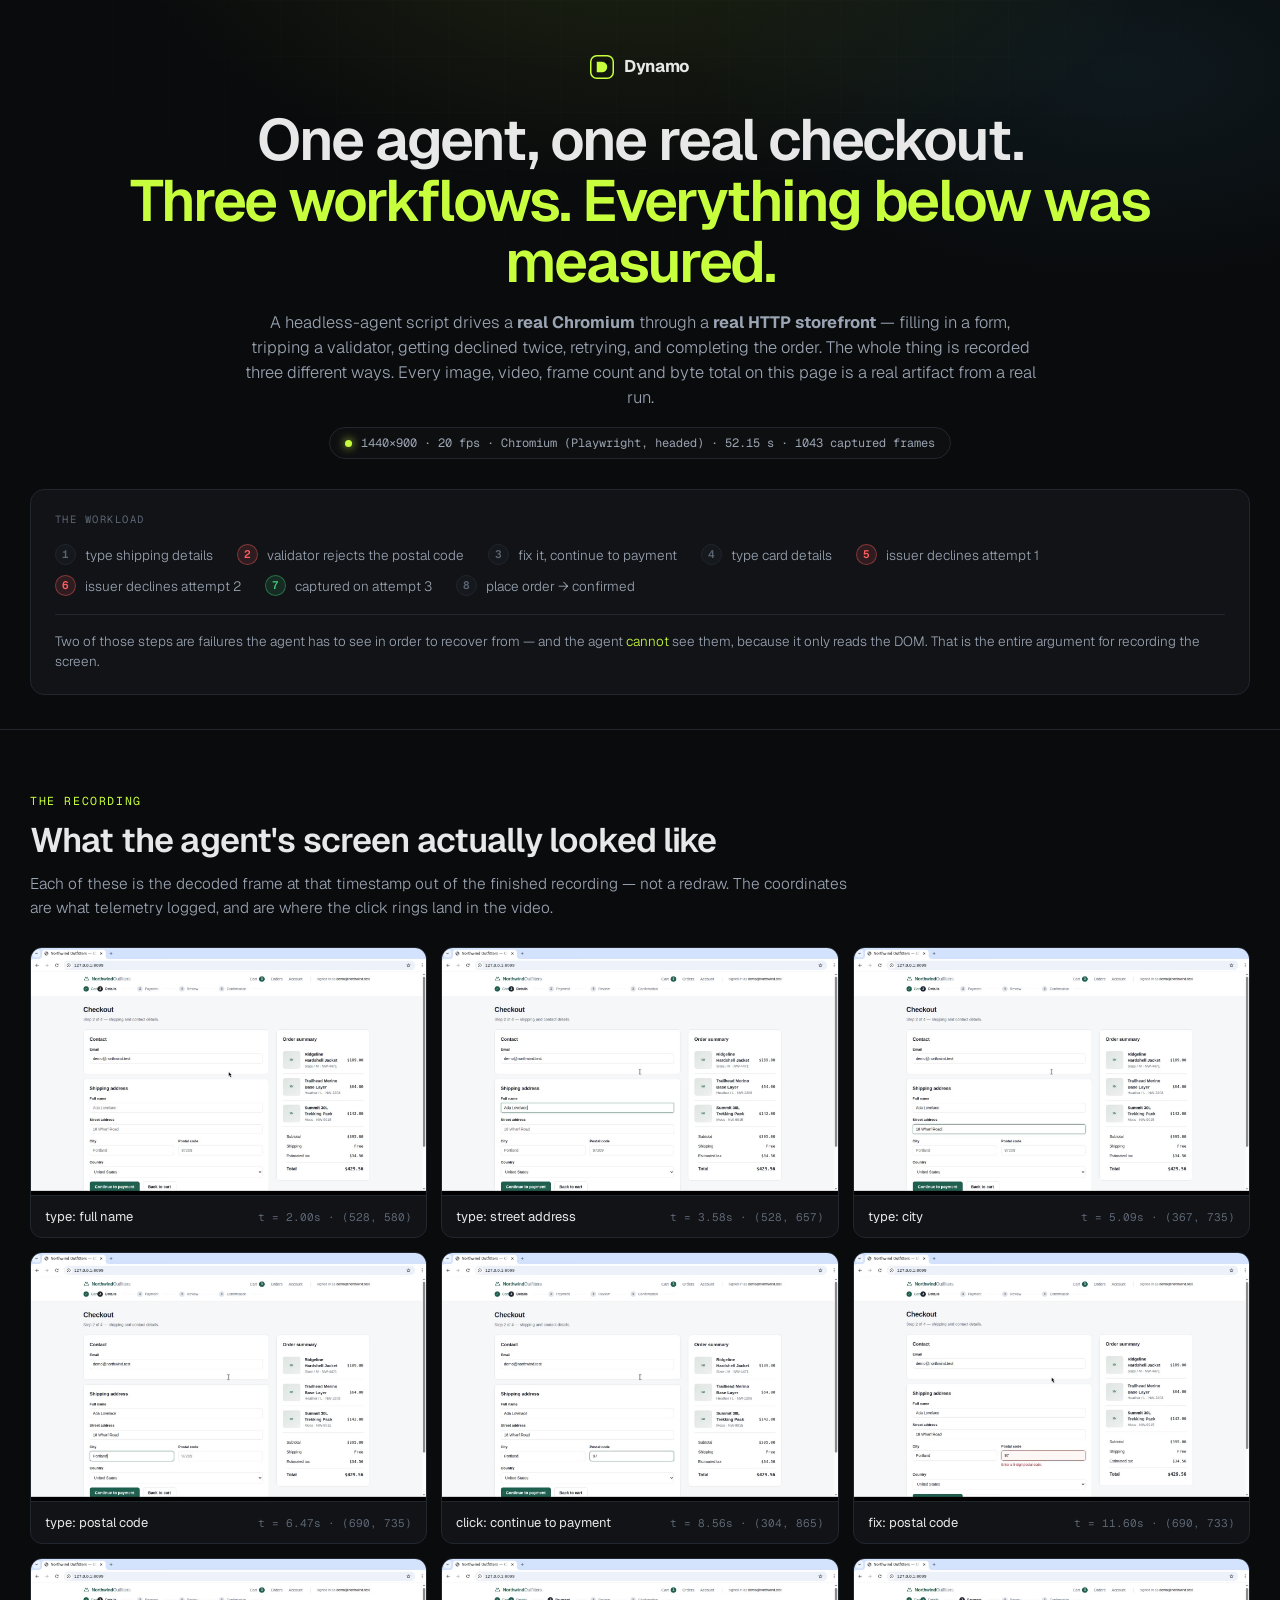
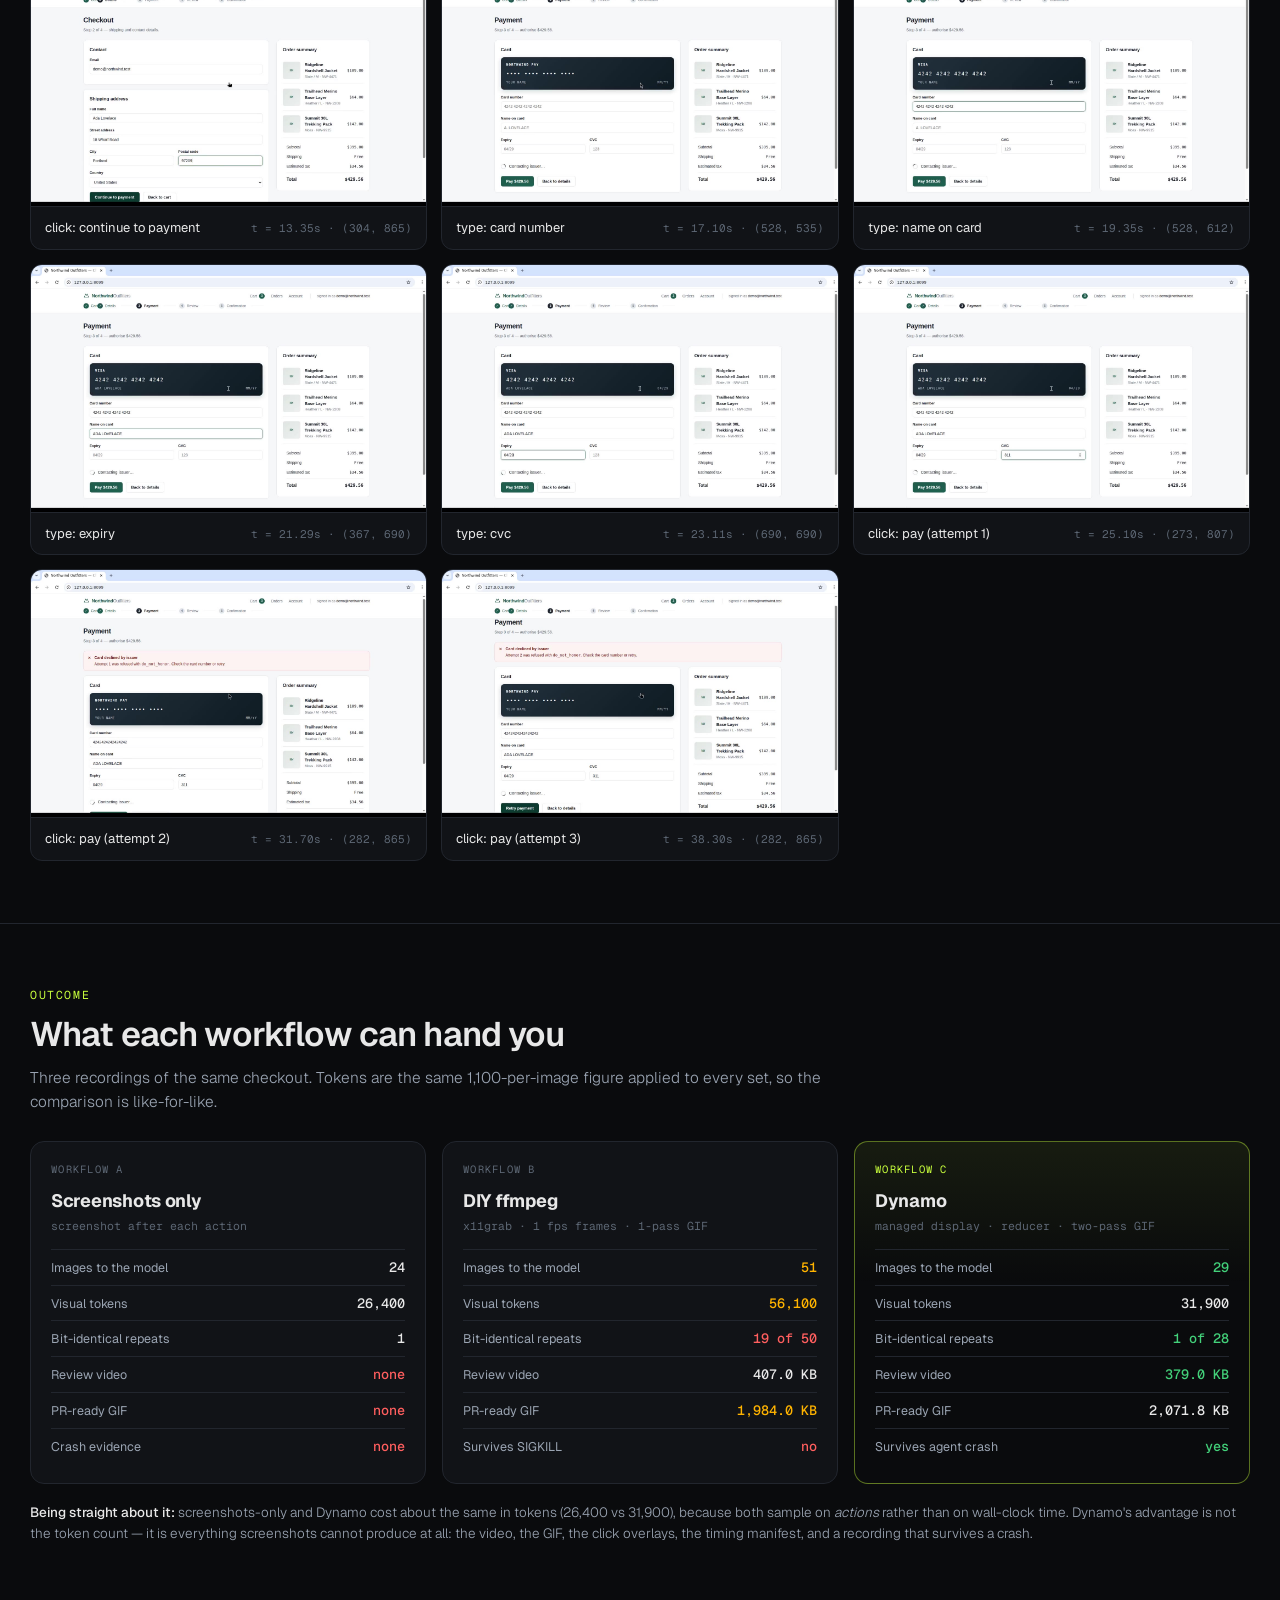
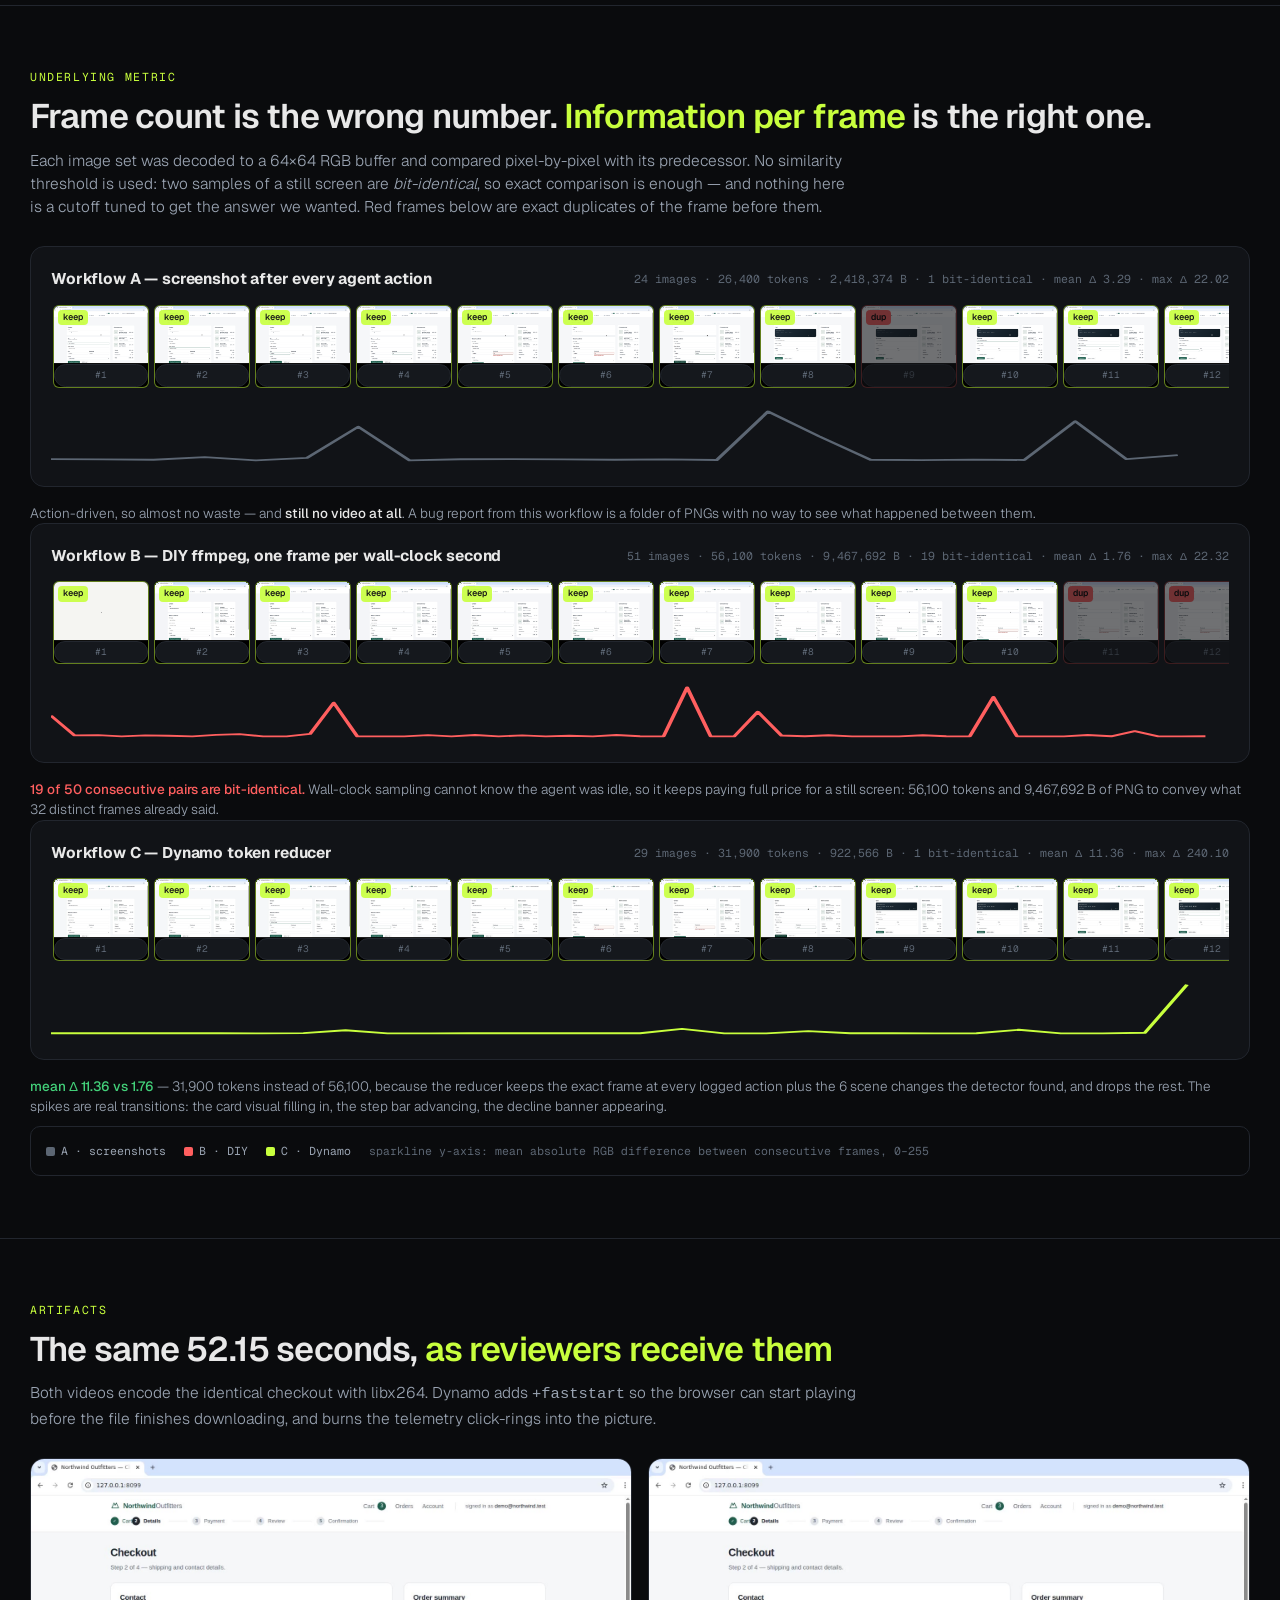
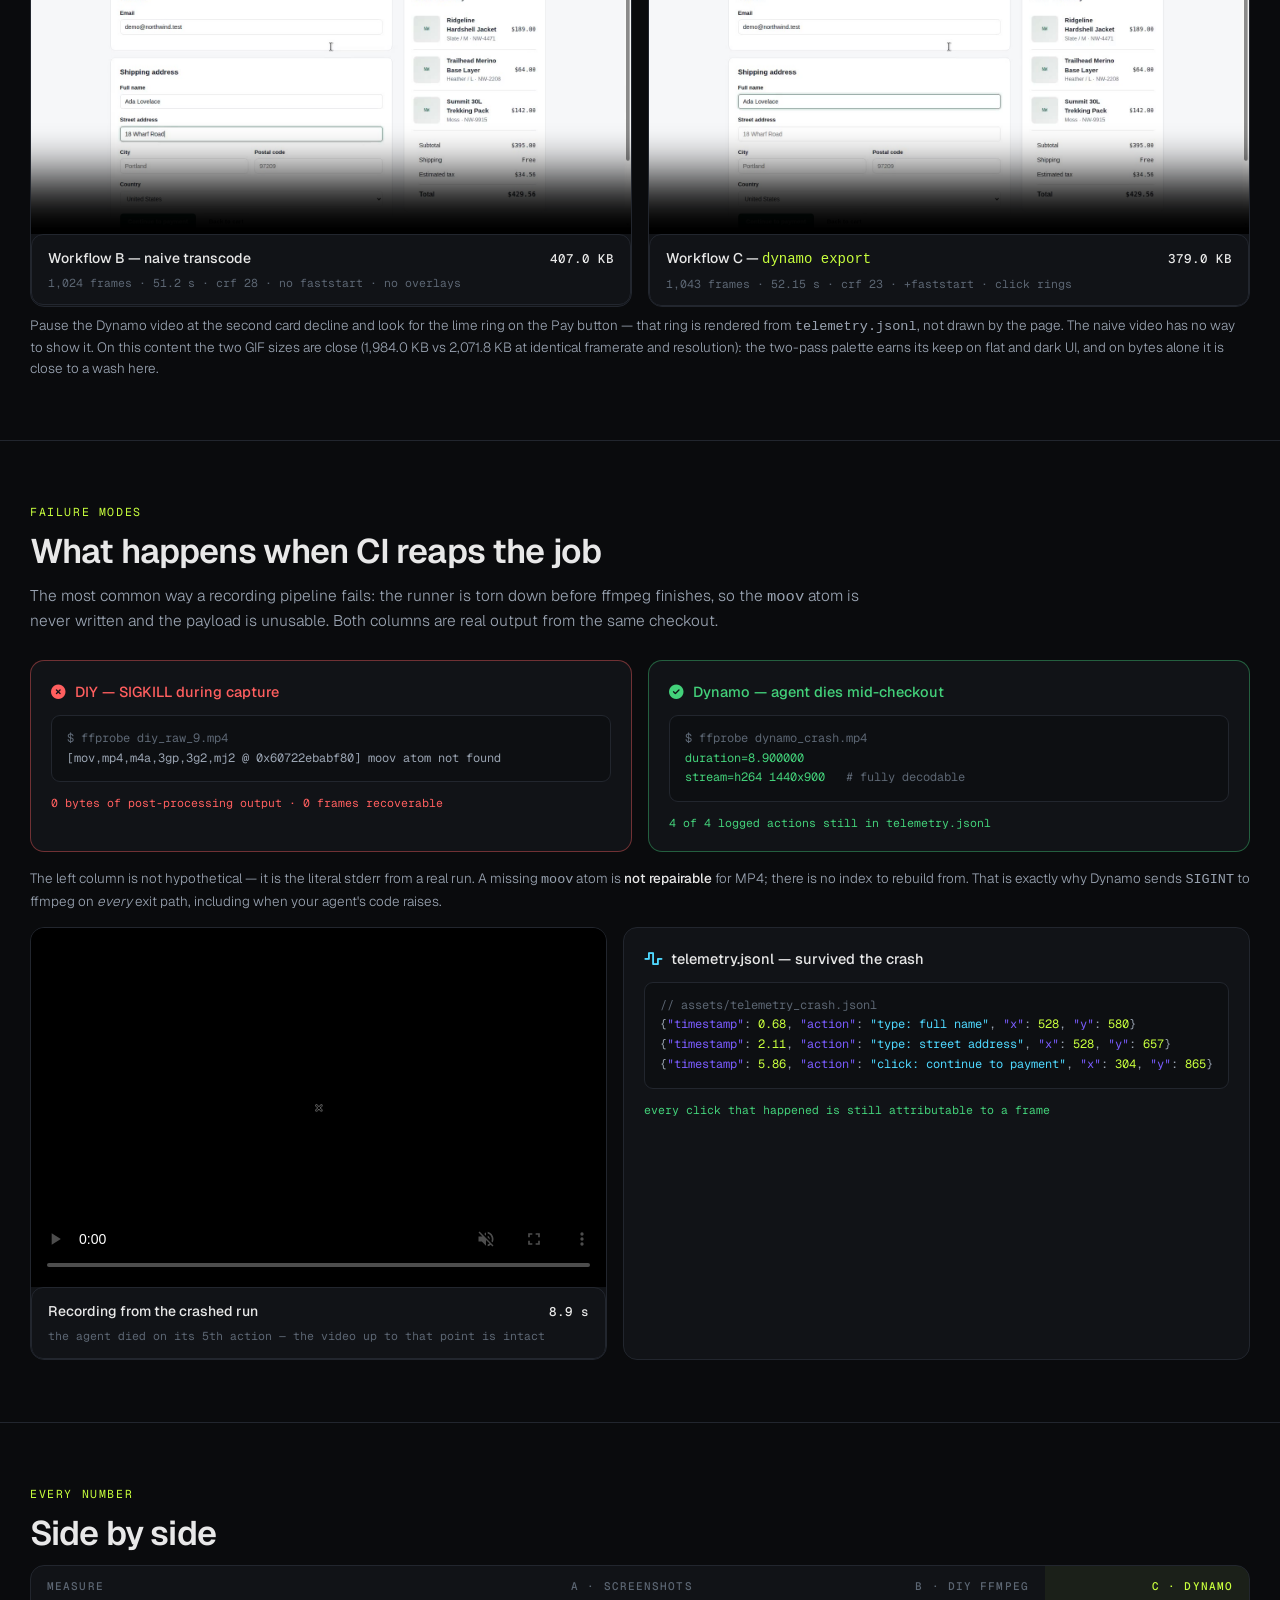
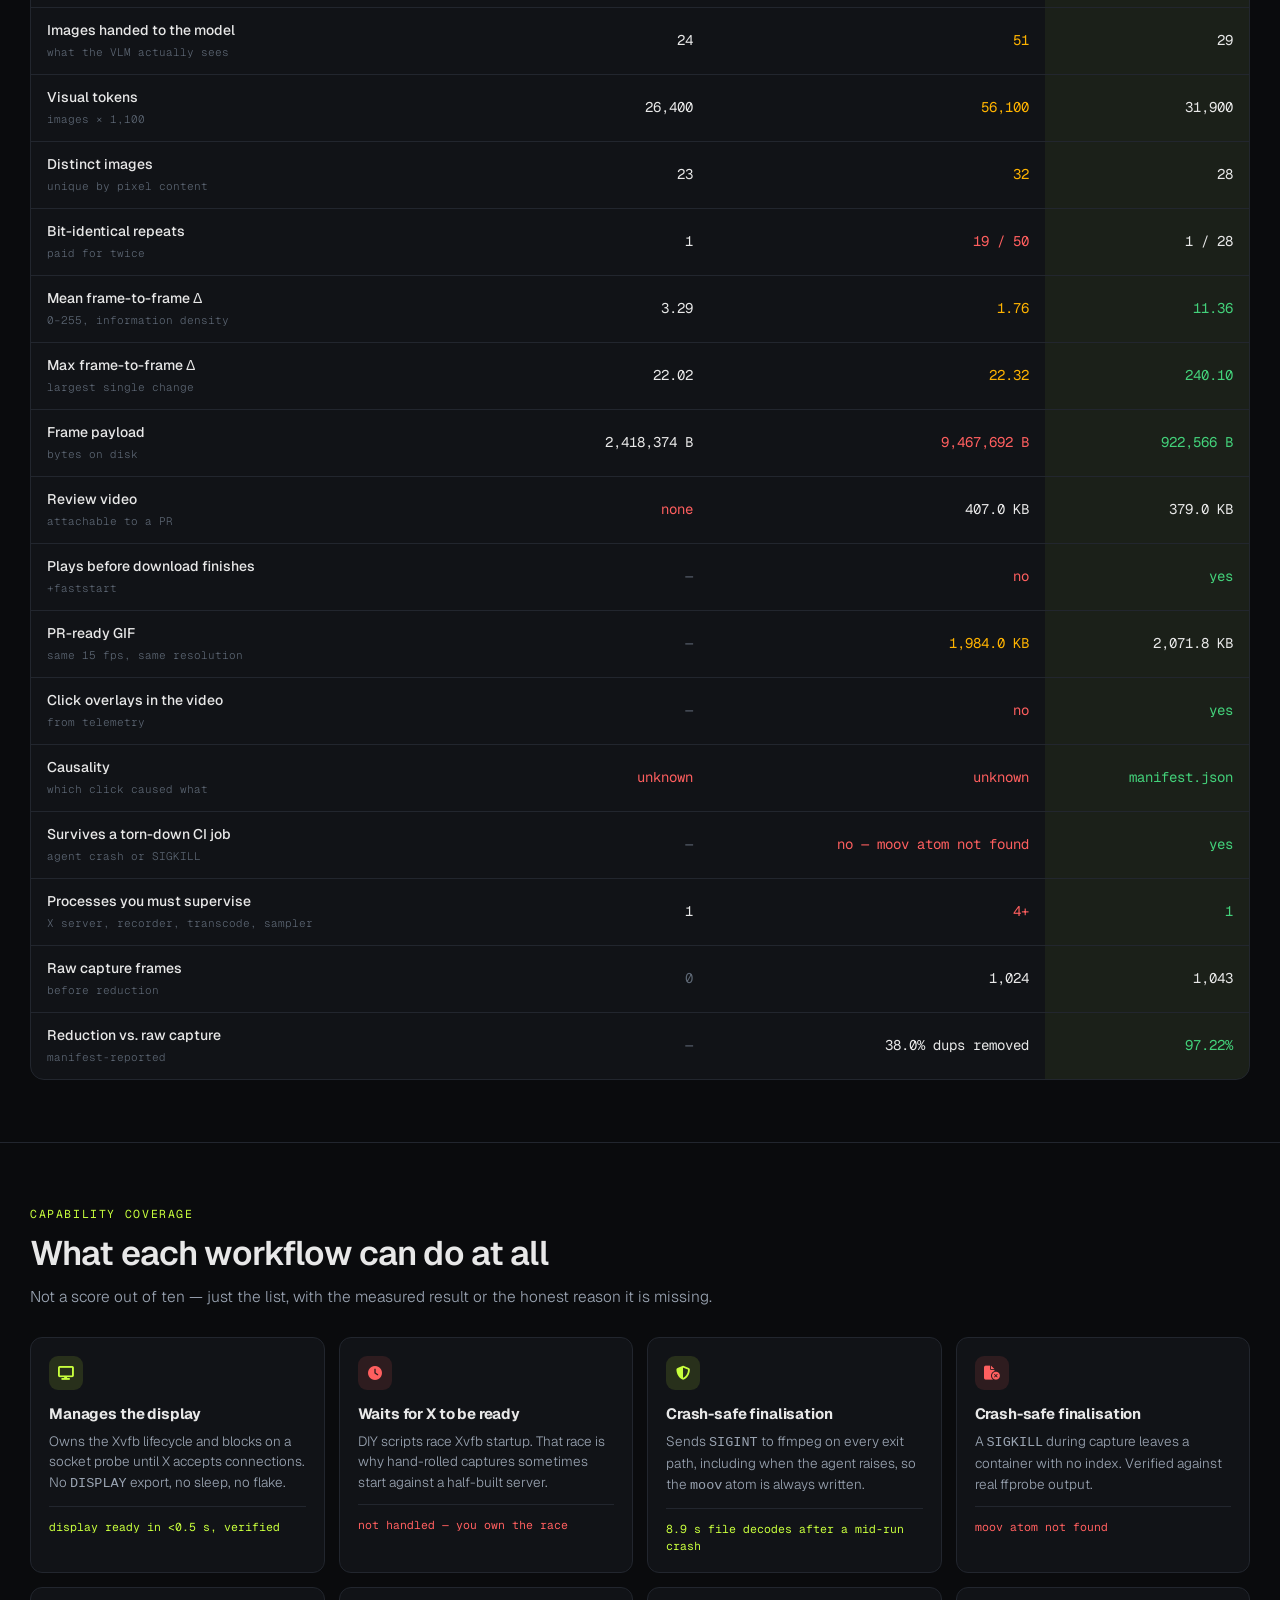
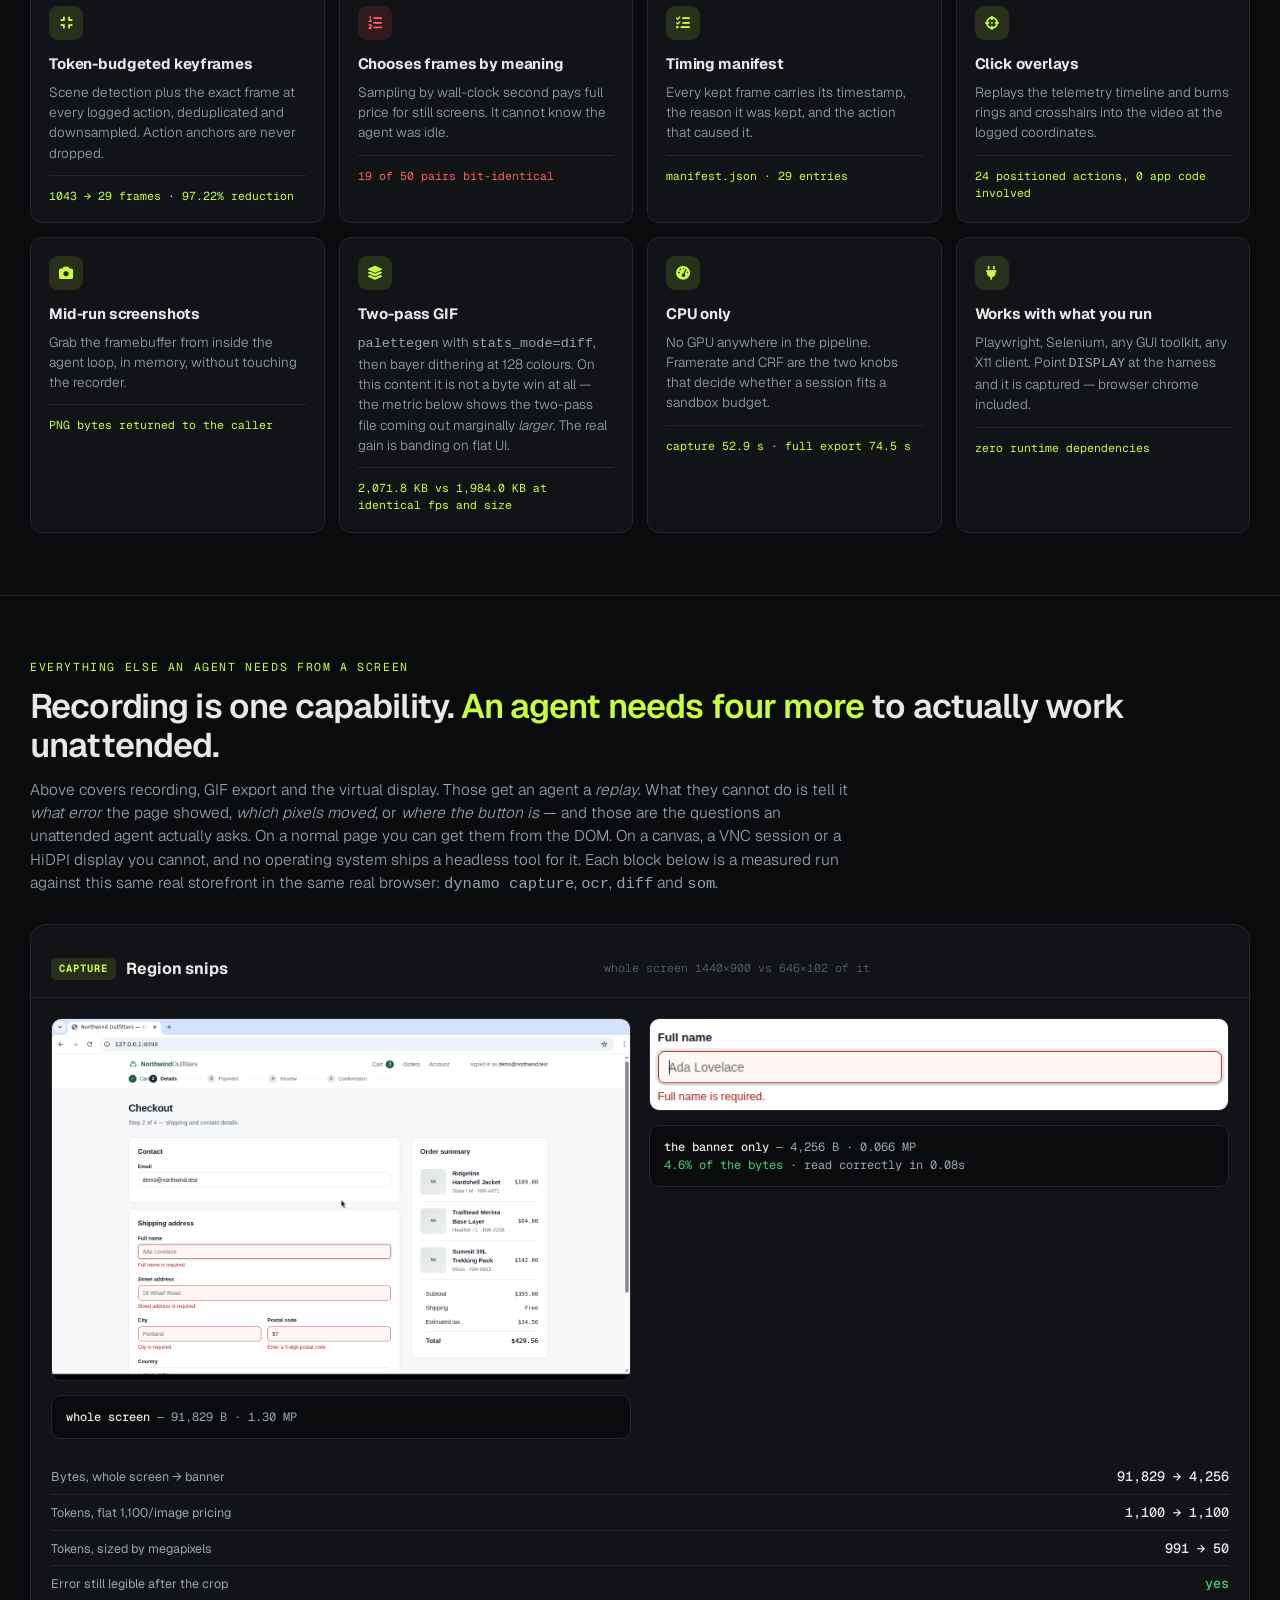
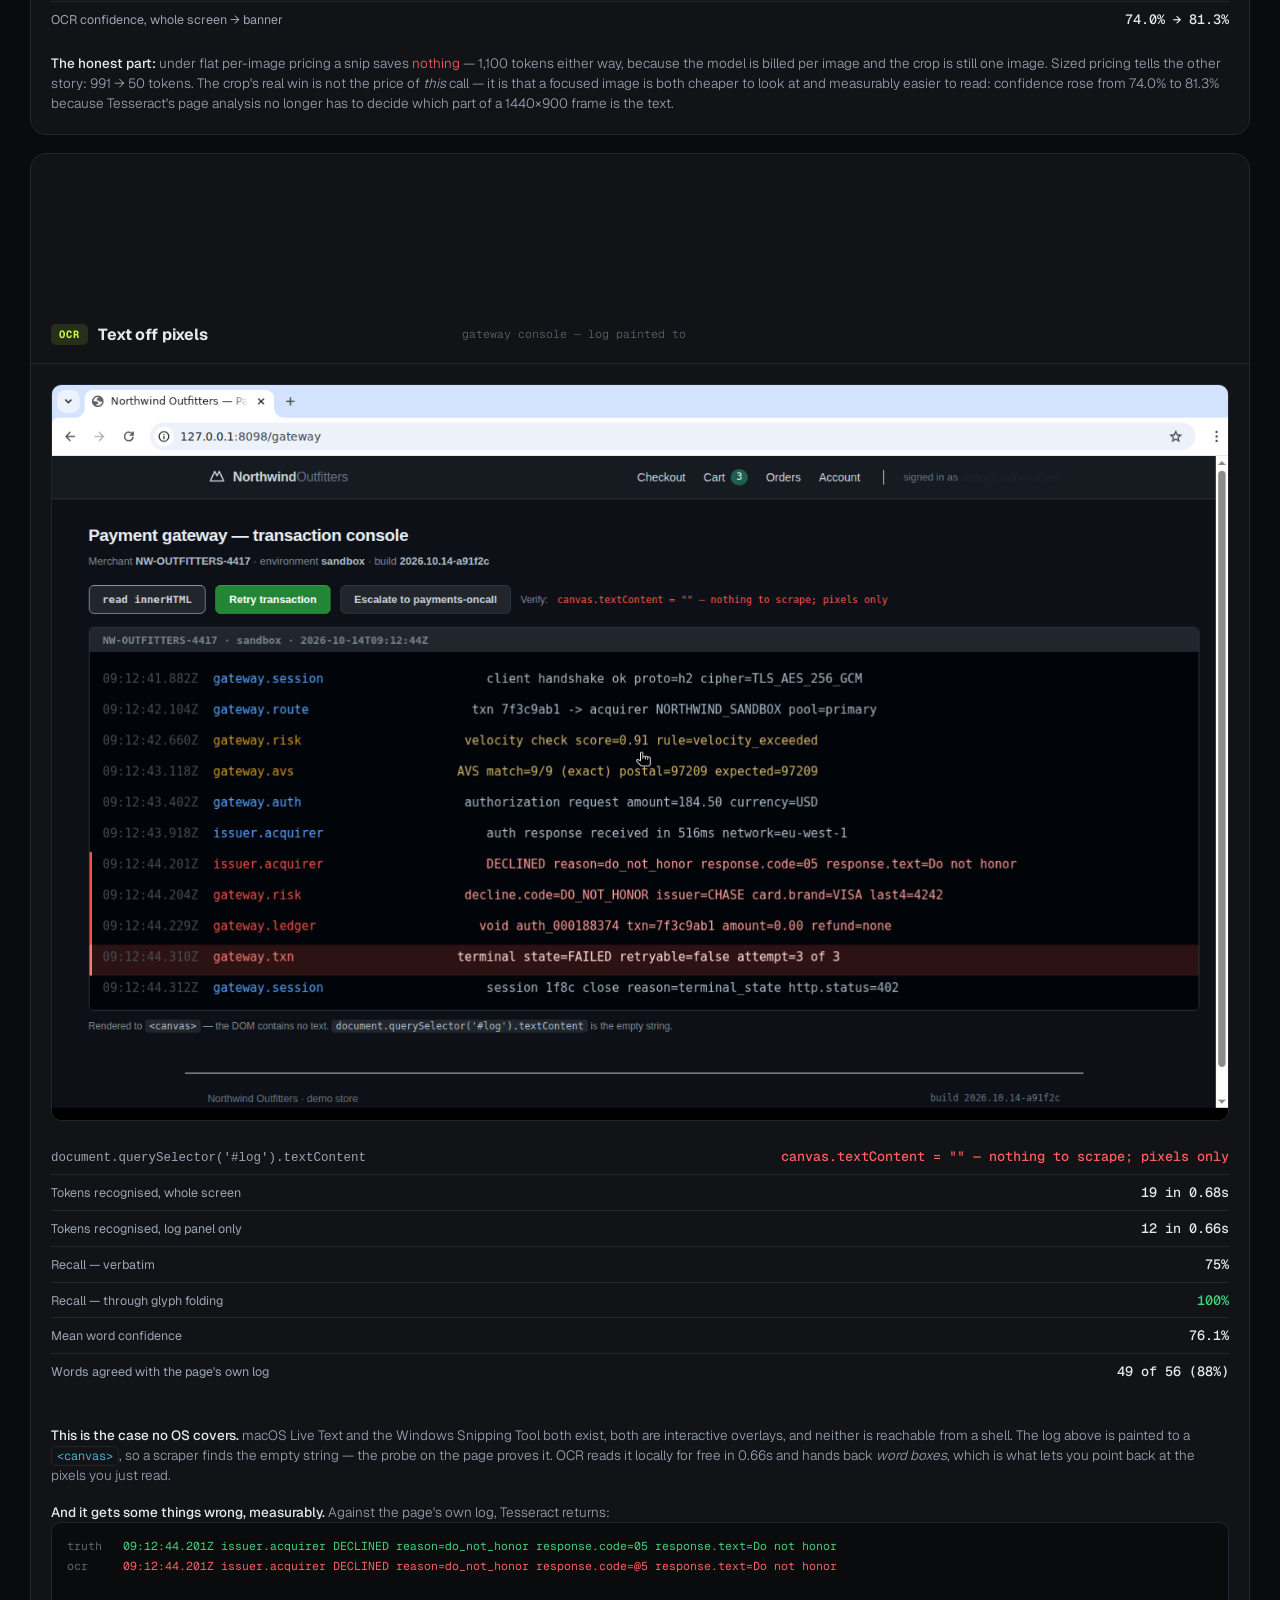
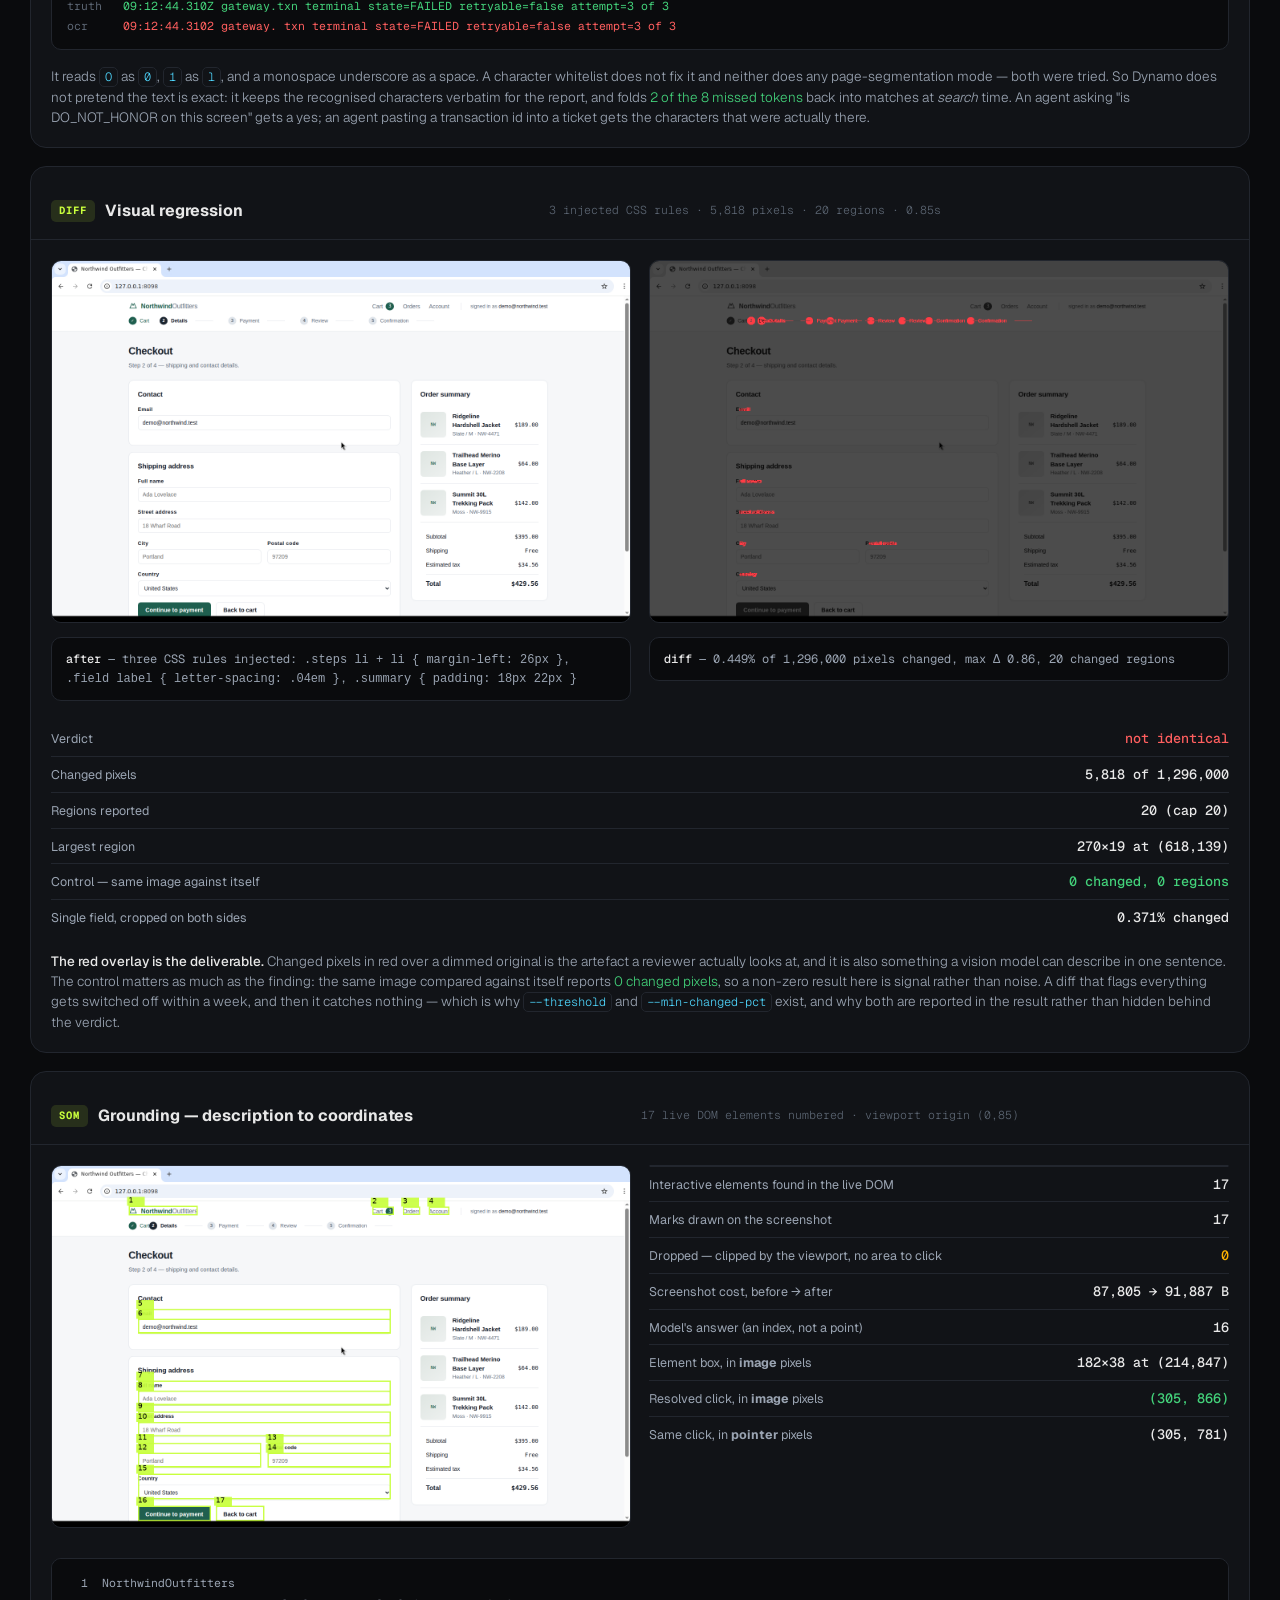
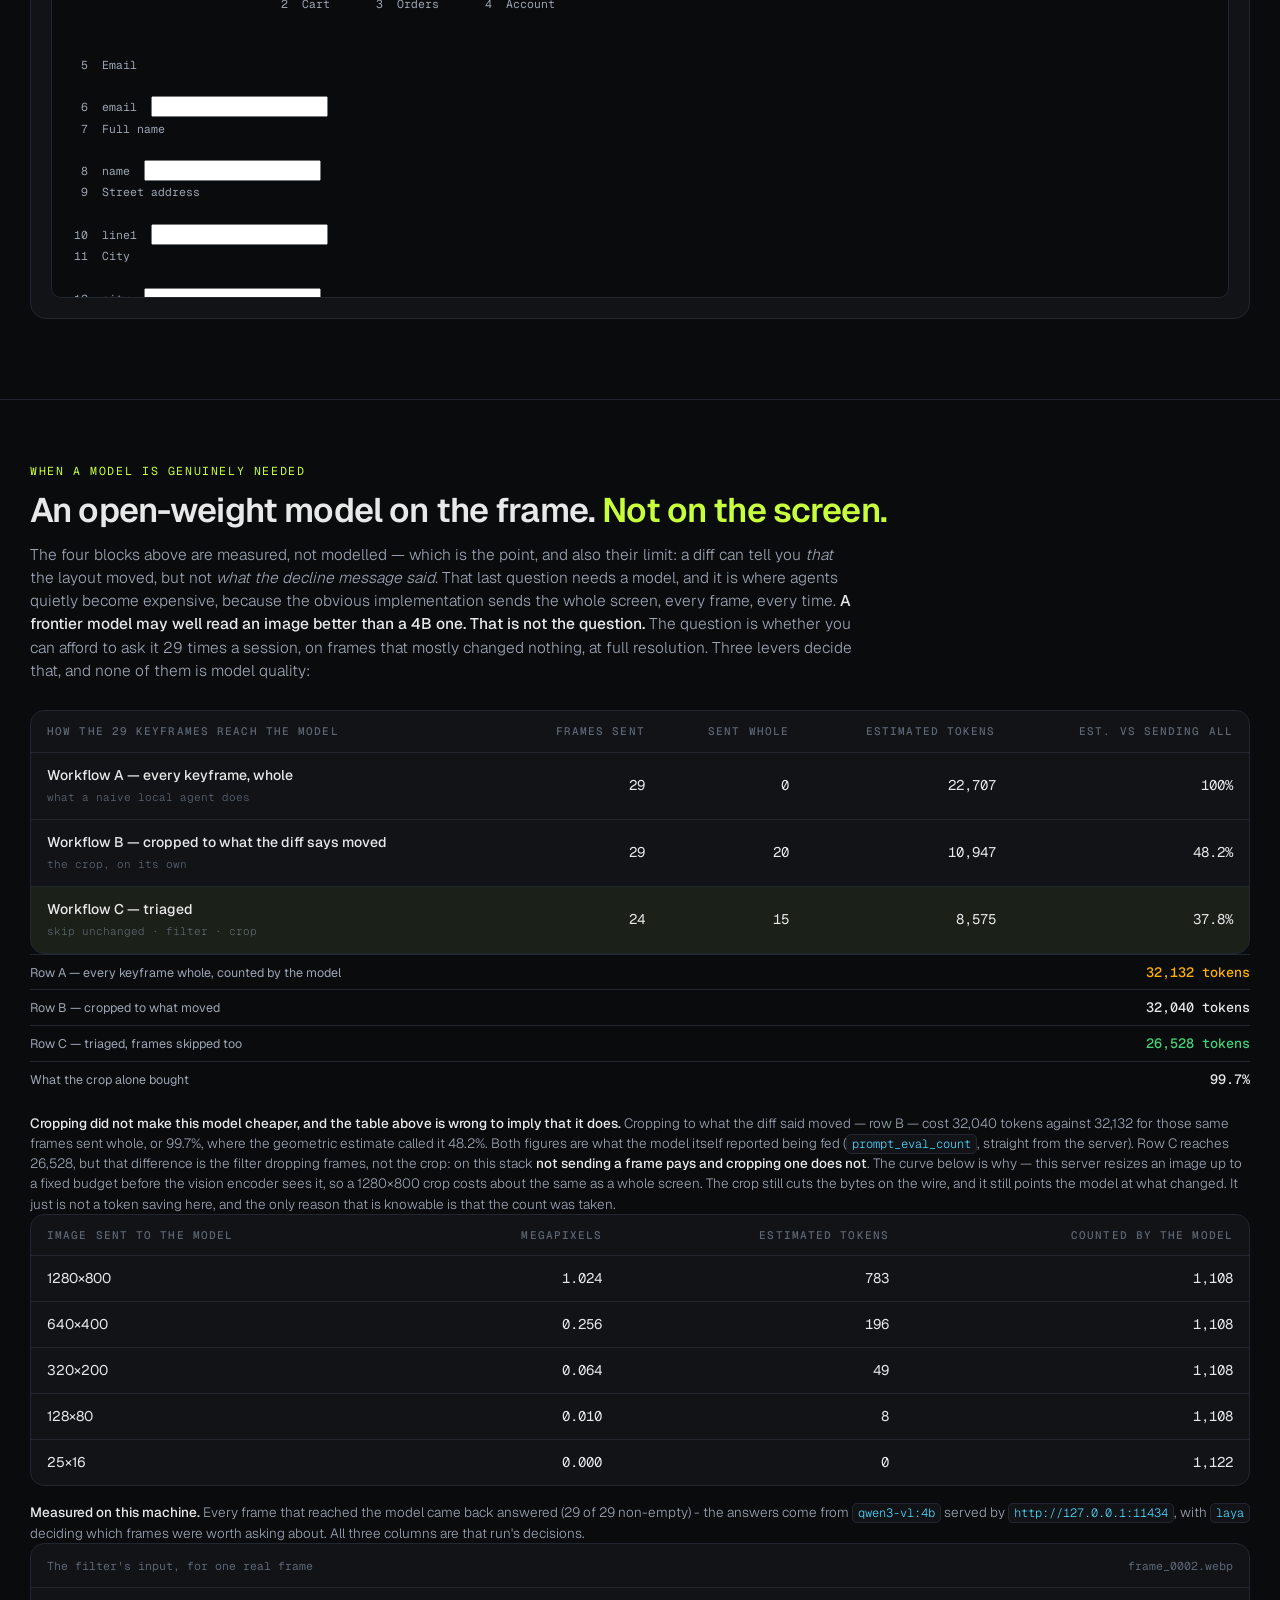
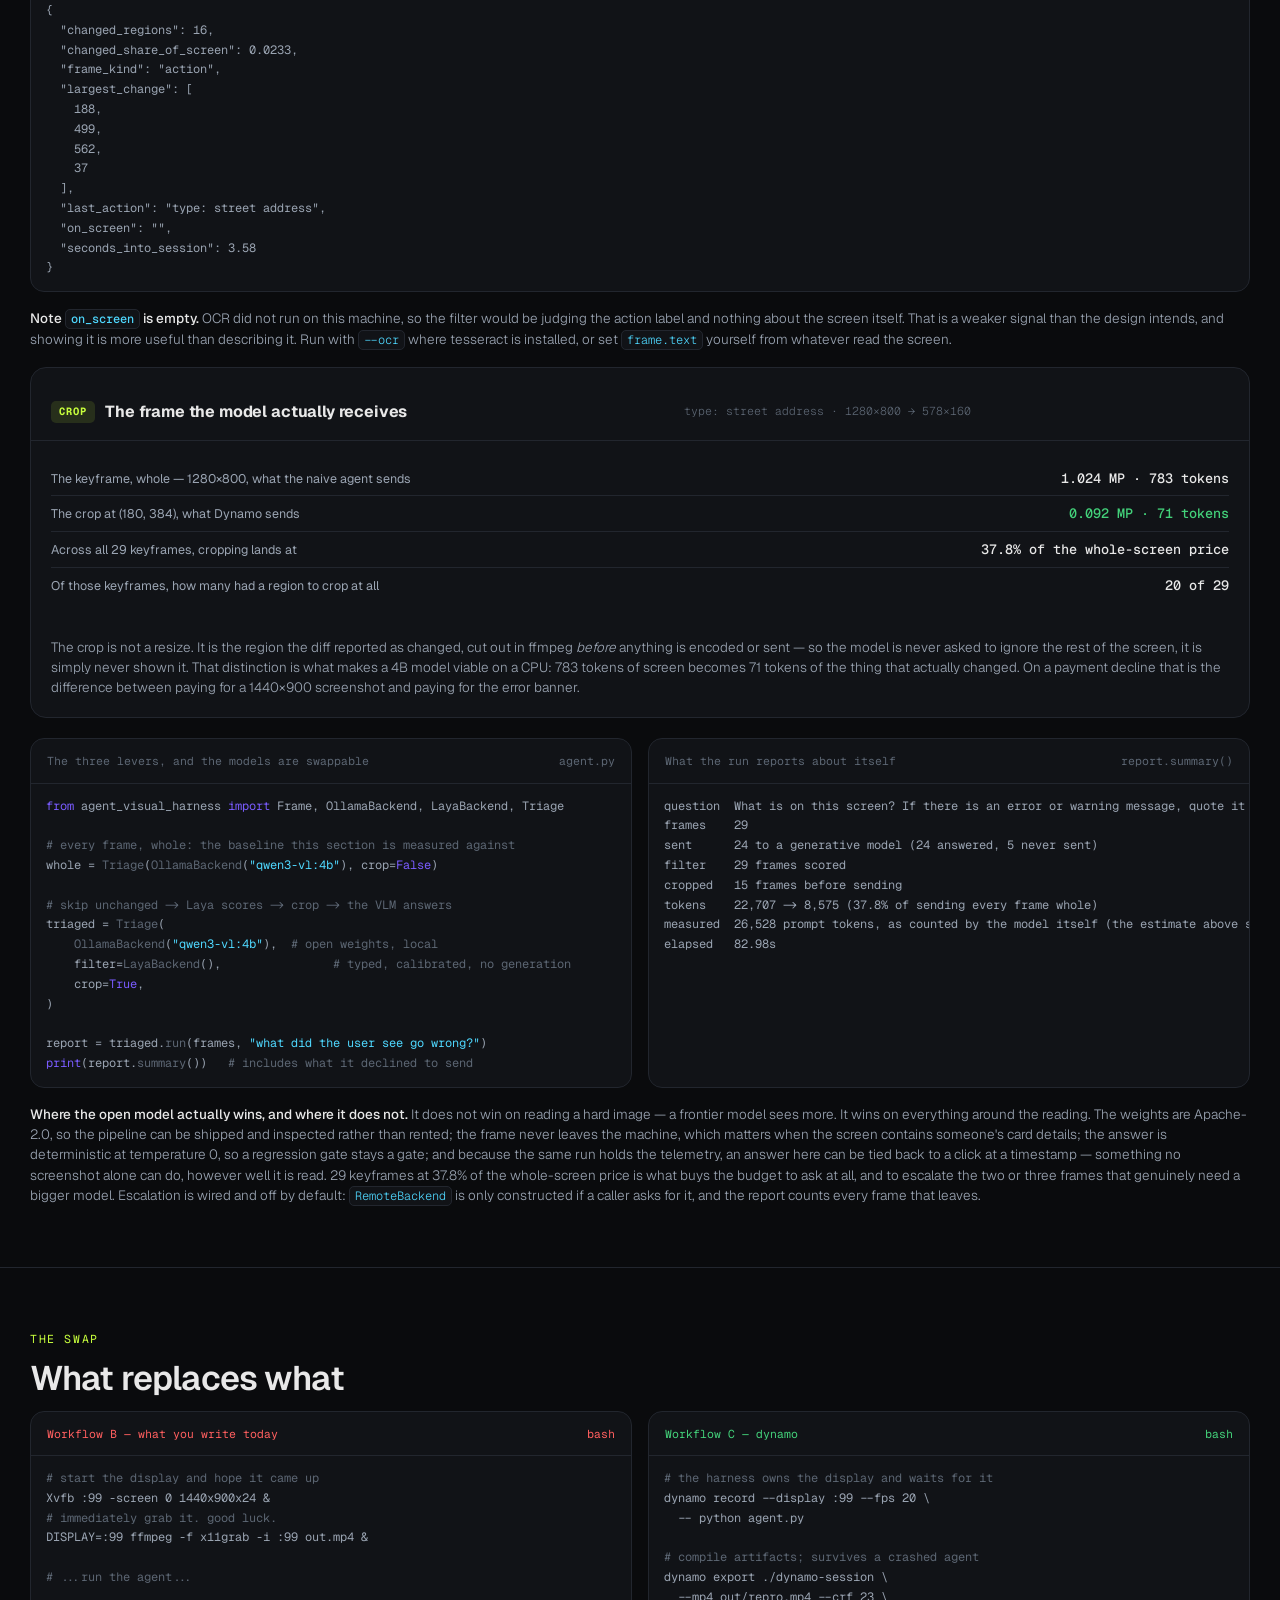
<file: demo/index.html>
<!DOCTYPE html>
<html lang="en">
<head>
<meta charset="UTF-8">
<meta name="viewport" content="width=device-width, initial-scale=1.0">
<meta name="dynamo-data" content="0f0ba11fd559d341">
<title>Dynamo — one real agent checkout, three workflows, measured</title>
<meta name="description" content="A real headless-Chromium agent drives a real checkout flow — including a declined card — through three capture workflows. Every artifact and every number is measured.">
<link rel="preconnect" href="https://fonts.googleapis.com">
<link rel="preconnect" href="https://fonts.gstatic.com" crossorigin>
<link href="https://fonts.googleapis.com/css2?family=Geist:wght@300;400;500;600;700&family=Geist+Mono:wght@400;500;600&display=swap" rel="stylesheet">
<link rel="stylesheet" href="https://cdn.jsdelivr.net/npm/@fortawesome/fontawesome-free@6.4.0/css/all.min.css">
<style>
:root{
  --bg:#0A0B0D; --panel:#111317; --panel-2:#15181D; --line:#22262E;
  --volt:#C8FF3D; --cyan:#4FD8FF; --red:#FF5F5F; --amber:#FFB300; --green:#43D17A; --violet:#7A5CFF;
  --text:#E8E8E8; --dim:#9AA4B2; --faint:#5C6673;
  --mono:'Geist Mono',ui-monospace,SFMono-Regular,Menlo,monospace;
  --sans:'Geist',-apple-system,BlinkMacSystemFont,'Segoe UI',sans-serif;
}
*{box-sizing:border-box}
html{scroll-behavior:smooth}
body{margin:0;background:var(--bg);color:var(--text);font-family:var(--sans);
  -webkit-font-smoothing:antialiased;line-height:1.5}
.bg-grid{position:fixed;inset:0;z-index:0;pointer-events:none;opacity:.5;
  background-image:linear-gradient(rgba(255,255,255,.022) 1px,transparent 1px),
                   linear-gradient(90deg,rgba(255,255,255,.022) 1px,transparent 1px);
  background-size:56px 56px;
  -webkit-mask-image:radial-gradient(ellipse 90% 55% at 50% 0%,#000 30%,transparent 78%);
  mask-image:radial-gradient(ellipse 90% 55% at 50% 0%,#000 30%,transparent 78%)}
.bg-glow{position:fixed;inset:0;z-index:0;pointer-events:none;
  background:radial-gradient(760px 380px at 50% -8%,rgba(200,255,61,.10),transparent 70%),
             radial-gradient(620px 320px at 88% 8%,rgba(79,216,255,.07),transparent 70%)}
.wrap{position:relative;z-index:1}
.container{width:min(1220px,calc(100% - 48px));margin-inline:auto}

header{padding:54px 0 34px;text-align:center}
.brand{display:inline-flex;align-items:center;gap:10px;font-weight:700;letter-spacing:-.02em;font-size:17px;color:var(--text);text-decoration:none}
.brand-mark{color:var(--volt);display:inline-flex}
h1{font-size:clamp(32px,5.2vw,58px);line-height:1.05;letter-spacing:-.035em;margin:24px 0 0;font-weight:600}
h1 em{font-style:normal;color:var(--volt)}
.sub{max-width:800px;margin:18px auto 0;color:var(--dim);font-size:16.5px;font-weight:300}
.pill{display:inline-flex;align-items:center;gap:9px;border:1px solid var(--line);border-radius:999px;
  padding:6px 15px;font-family:var(--mono);font-size:12px;color:var(--dim);background:rgba(255,255,255,.02);margin-top:18px}
.pill .dot{width:7px;height:7px;border-radius:50%;background:var(--volt);box-shadow:0 0 10px var(--volt)}

.scene{margin-top:30px;border:1px solid var(--line);border-radius:14px;background:var(--panel);padding:22px 24px;text-align:left}
.scene-label{font-family:var(--mono);font-size:10.5px;letter-spacing:.14em;text-transform:uppercase;color:var(--faint);margin-bottom:16px}
.flow{list-style:none;margin:0;padding:0;display:flex;flex-wrap:wrap;gap:10px 24px}
.flow li{display:flex;align-items:center;gap:9px;font-size:13.5px;color:var(--dim);font-weight:300}
.flow .n{width:21px;height:21px;border-radius:50%;display:grid;place-items:center;font-family:var(--mono);
  font-size:11px;font-weight:600;background:var(--panel-2);color:var(--faint);border:1px solid var(--line);flex:0 0 auto}
.flow .n.bad{background:rgba(255,95,95,.13);color:var(--red);border-color:rgba(255,95,95,.4)}
.flow .n.good{background:rgba(67,209,122,.13);color:var(--green);border-color:rgba(67,209,122,.4)}
.scene-note{margin:18px 0 0;padding-top:16px;border-top:1px solid var(--line);color:var(--dim);font-size:13.5px;font-weight:300}
.scene-note em{color:var(--volt);font-style:normal}

section{padding:62px 0;border-top:1px solid var(--line)}
.eyebrow{font-family:var(--mono);font-size:11.5px;letter-spacing:.14em;text-transform:uppercase;color:var(--volt);margin:0 0 12px}
h2{font-size:clamp(24px,3vw,34px);letter-spacing:-.025em;margin:0 0 12px;font-weight:600;line-height:1.16}
h2 em{font-style:normal;color:var(--volt)}
.lede{color:var(--dim);font-size:15.5px;max-width:830px;margin:0 0 28px;font-weight:300}
.lede b{color:var(--text);font-weight:500}

/* ---------- verdict ---------- */
.verdicts{display:grid;grid-template-columns:repeat(3,1fr);gap:16px}
.vcard{background:var(--panel);border:1px solid var(--line);border-radius:14px;padding:20px}
.vcard.win{border-color:rgba(200,255,61,.42);background:linear-gradient(180deg,rgba(200,255,61,.07),transparent 42%)}
.vcard .tag{font-family:var(--mono);font-size:10.5px;letter-spacing:.12em;text-transform:uppercase;color:var(--faint)}
.vcard.win .tag{color:var(--volt)}
.vcard h3{margin:9px 0 3px;font-size:18px;letter-spacing:-.015em}
.vcard .role{font-family:var(--mono);font-size:11.5px;color:var(--faint);margin-bottom:15px}
.vstat{display:flex;justify-content:space-between;align-items:baseline;gap:12px;padding:7px 0;border-top:1px solid var(--line)}
.vstat .k{font-size:12.5px;color:var(--dim)}
.vstat .v{font-family:var(--mono);font-size:13.5px;font-weight:500}
.good{color:var(--green)} .bad{color:var(--red)} .warn{color:var(--amber)} .na{color:var(--faint)}

/* ---------- stills gallery ---------- */
.stills{display:grid;grid-template-columns:repeat(auto-fill,minmax(320px,1fr));gap:14px}
.still{margin:0;background:var(--panel);border:1px solid var(--line);border-radius:12px;overflow:hidden}
.still img{display:block;width:100%;aspect-ratio:1440/900;object-fit:cover;object-position:top left;background:#000}
.still figcaption{padding:11px 14px;display:flex;justify-content:space-between;gap:12px;align-items:baseline;
  border-top:1px solid var(--line);font-size:13px}
.still .t{color:var(--text)}
.still .ts{font-family:var(--mono);font-size:11px;color:var(--faint);white-space:nowrap}

/* ---------- filmstrips ---------- */
.strip-block{background:var(--panel);border:1px solid var(--line);border-radius:14px;padding:20px;margin-bottom:16px}
.strip-head{display:flex;justify-content:space-between;align-items:center;gap:16px;flex-wrap:wrap}
.strip-head h4{margin:0;font-size:15.5px;letter-spacing:-.01em}
.strip-head .meta{font-family:var(--mono);font-size:11.5px;color:var(--faint)}
.strip{display:flex;gap:5px;overflow-x:auto;padding:14px 2px 6px}
.fr{flex:0 0 auto;width:96px;border-radius:6px;overflow:hidden;border:1.5px solid var(--line);position:relative;background:#000}
.fr img{display:block;width:100%;aspect-ratio:1440/900;object-fit:cover;object-position:top left}
.fr .cap{font-family:var(--mono);font-size:9.5px;color:var(--faint);text-align:center;padding:3px 0;background:var(--panel-2)}
.fr.dup{border-color:rgba(255,95,95,.5);opacity:.4}
.fr.dup::after{content:'dup';position:absolute;top:4px;left:4px;background:var(--red);color:#000;
  font-family:var(--mono);font-size:9px;font-weight:600;padding:1px 5px;border-radius:4px}
.fr.keep{border-color:rgba(200,255,61,.5)}
.fr.keep::after{content:'keep';position:absolute;top:4px;left:4px;background:var(--volt);color:#000;
  font-family:var(--mono);font-size:9px;font-weight:600;padding:1px 5px;border-radius:4px;opacity:.9}
.spark{height:62px;width:100%;margin-top:10px;display:block}
.legend{display:flex;gap:18px;flex-wrap:wrap;font-family:var(--mono);font-size:11px;color:var(--faint);margin-top:10px}
.legend i{display:inline-block;width:9px;height:9px;border-radius:2px;margin-right:6px;vertical-align:-1px}
.note{color:var(--dim);font-size:13.5px;font-weight:300;margin:8px 0 0}
.note b{color:var(--text);font-weight:500}
.note .r{color:var(--red);font-weight:500}
.note .g{color:var(--green);font-weight:500}

/* ---------- media ---------- */
.media-grid{display:grid;grid-template-columns:repeat(2,1fr);gap:16px}
.media{background:var(--panel);border:1px solid var(--line);border-radius:14px;overflow:hidden}
.media video{display:block;width:100%;aspect-ratio:1440/900;object-fit:cover;background:#000}
.media .cap{padding:13px 16px;border-top:1px solid var(--line)}
.media .cap .t{font-size:14px;font-weight:500;display:flex;justify-content:space-between;gap:12px;align-items:baseline}
.media .cap .t b{font-family:var(--mono);font-size:12.5px;font-weight:500}
.media .cap .d{font-family:var(--mono);font-size:11.5px;color:var(--faint);margin-top:5px}

/* ---------- crash ---------- */
.crash{display:grid;grid-template-columns:1fr 1fr;gap:16px}
.cbox{background:var(--panel);border:1px solid var(--line);border-radius:14px;padding:20px}
.cbox.bad{border-color:rgba(255,95,95,.4)} .cbox.good{border-color:rgba(67,209,122,.4)}
.cbox .hd{display:flex;align-items:center;gap:9px;font-size:14.5px;font-weight:500;margin-bottom:12px}
pre{background:#0D0F12;border:1px solid var(--line);border-radius:9px;padding:13px 15px;overflow-x:auto;
  font-family:var(--mono);font-size:12px;line-height:1.65;margin:0;color:var(--dim)}
pre .k{color:var(--violet)} pre .s{color:var(--cyan)} pre .n{color:var(--volt)} pre .c{color:var(--faint)}
pre .g{color:var(--green)} pre .r{color:var(--red)}
.cbox .foot{font-family:var(--mono);font-size:11.5px;margin-top:12px}
.cbox .foot.ok{color:var(--green)} .cbox .foot.no{color:var(--red)}

/* ---------- table ---------- */
.tablewrap{overflow-x:auto;border:1px solid var(--line);border-radius:14px;background:var(--panel)}
table{border-collapse:collapse;width:100%;min-width:760px;font-size:14px}
th,td{padding:12px 16px;text-align:left;border-bottom:1px solid var(--line)}
thead th{font-family:var(--mono);font-size:11px;letter-spacing:.1em;text-transform:uppercase;color:var(--faint);font-weight:500}
tbody tr:last-child td{border-bottom:0}
td.num,th.num{text-align:right;font-family:var(--mono);font-variant-numeric:tabular-nums}
.col-dyn{background:rgba(200,255,61,.055)}
thead .col-dyn{color:var(--volt)}
td.rowlab{color:var(--dim);font-weight:300}
td.rowlab b{color:var(--text);font-weight:500;display:block}
td.rowlab span{font-family:var(--mono);font-size:11px;color:var(--faint)}

/* ---------- code ---------- */
.code{display:grid;grid-template-columns:1fr 1fr;gap:16px}
.codecard{background:var(--panel);border:1px solid var(--line);border-radius:14px;overflow:hidden}
.codecard .hd{padding:13px 16px;border-bottom:1px solid var(--line);font-family:var(--mono);font-size:11.5px;
  color:var(--faint);display:flex;justify-content:space-between;gap:10px}
.codecard.bad .hd{color:var(--red)} .codecard.good .hd{color:var(--green)}
.codecard pre{border:0;border-radius:0;background:transparent}

/* ---------- capability grid ---------- */
.caps{display:grid;grid-template-columns:repeat(auto-fit,minmax(268px,1fr));gap:14px}
.cap{background:var(--panel);border:1px solid var(--line);border-radius:12px;padding:18px}
.cap .ic{width:34px;height:34px;border-radius:9px;display:grid;place-items:center;margin-bottom:13px;font-size:14px;
  background:rgba(200,255,61,.12);color:var(--volt)}
.cap h4{margin:0 0 6px;font-size:15px;letter-spacing:-.01em}
.cap p{margin:0;color:var(--dim);font-size:13.5px;font-weight:300}
.cap .metric{margin-top:12px;padding-top:11px;border-top:1px solid var(--line);font-family:var(--mono);font-size:11.5px;color:var(--volt)}
.cap.miss .ic{background:rgba(255,95,95,.12);color:var(--red)}
.cap.miss .metric{color:var(--red)}

/* ---------- inspection capabilities ---------- */
.insp{border:1px solid var(--line);border-radius:16px;background:var(--panel);overflow:hidden;margin-bottom:18px}
.insp-hd{display:flex;justify-content:space-between;align-items:baseline;gap:18px;flex-wrap:wrap;
  padding:16px 20px;border-bottom:1px solid var(--line)}
.insp-hd h3{margin:0;font-size:16px;letter-spacing:-.01em;display:flex;align-items:center;gap:10px}
.insp-hd h3 .tag{font-family:var(--mono);font-size:10.5px;letter-spacing:.1em;text-transform:uppercase;
  color:var(--volt);background:rgba(200,255,61,.12);padding:3px 8px;border-radius:5px}
.insp-hd .sub{font-family:var(--mono);font-size:11.5px;color:var(--faint)}
.insp-bd{padding:20px;display:grid;grid-template-columns:1fr 1fr;gap:18px;align-items:start}
.insp-bd.one{grid-template-columns:1fr}
.insp-bd .shot{border:1px solid var(--line);border-radius:10px;overflow:hidden;background:#000}
.insp-bd .shot img{display:block;width:100%}
.insp-bd .shot.dark img{background:#000}
.insp-facts{display:grid;gap:0}
.insp-facts .vstat:first-child{border-top:0}
.insp-verdict{margin-top:14px;padding:12px 14px;border-radius:10px;border:1px solid var(--line);
  background:var(--bg);font-family:var(--mono);font-size:12px;color:var(--dim);word-break:break-word}
.insp-verdict b{color:var(--text);font-weight:500}
.insp-verdict .bad{color:var(--red)} .insp-verdict .good{color:var(--green)}
.insp-note{margin:16px 0 0;font-size:13.5px;color:var(--dim);font-weight:300}
.insp-note b{color:var(--text);font-weight:500}
.insp-note code{font-family:var(--mono);font-size:12px;background:var(--panel);
  border:1px solid var(--line);border-radius:5px;padding:1px 5px;color:var(--cyan)}
.transcript{font-family:var(--mono);font-size:11.5px;line-height:1.75;margin:0;
  background:var(--bg);border:1px solid var(--line);border-radius:10px;padding:13px 15px;
  overflow-x:auto;white-space:pre;color:var(--dim)}
.transcript .was{color:var(--green)}
.transcript .now{color:var(--red)}
.transcript .lbl{color:var(--faint)}
.hidpi-grid{display:grid;grid-template-columns:1fr 1fr;gap:14px}
.hidpi-grid .cell{border:1px solid var(--line);border-radius:10px;overflow:hidden}
.hidpi-grid .cell img{display:block;width:100%;background:#000}
.hidpi-grid .cap2{padding:10px 13px;font-family:var(--mono);font-size:11.5px;color:var(--dim)}
.hidpi-grid .cap2 b{display:block;margin-top:4px;font-size:12.5px}
.hidpi-grid .miss .cap2 b{color:var(--red)}
.hidpi-grid .hit .cap2 b{color:var(--green)}
.legend{font-family:var(--mono);font-size:11.5px;color:var(--dim);line-height:1.85;
  max-height:340px;overflow:auto;background:var(--bg);border:1px solid var(--line);
  border-radius:10px;padding:13px 15px;white-space:pre}

footer{padding:46px 0 60px;border-top:1px solid var(--line);color:var(--faint);font-size:12.5px;
  display:flex;justify-content:space-between;gap:20px;flex-wrap:wrap}
footer .mono{font-family:var(--mono)}

@media(max-width:940px){
  .verdicts,.media-grid,.crash,.code{grid-template-columns:1fr}
  .insp-bd,.hidpi-grid{grid-template-columns:1fr}
  .container{width:calc(100% - 32px)}
  section{padding:46px 0}
}
</style>
</head>
<body>
<div class="bg-grid"></div><div class="bg-glow"></div>
<div class="wrap">

<header class="container">
  <a class="brand" href="#top">
    <span class="brand-mark"><svg viewBox="0 0 32 32" width="24" height="24"><rect x="1" y="1" width="30" height="30" rx="8" fill="none" stroke="currentColor" stroke-width="2"/><path d="M9 9h7a7 7 0 0 1 0 14H9z" fill="currentColor"/><circle cx="23" cy="9" r="2.5" fill="#0A0B0D"/></svg></span>
    Dynamo
  </a>
  <h1 id="top">One agent, one real checkout.<br><em>Three workflows. Everything below was measured.</em></h1>
  <p class="sub">A headless-agent script drives a <b>real Chromium</b> through a <b>real HTTP
  storefront</b> — filling in a form, tripping a validator, getting declined twice, retrying,
  and completing the order. The whole thing is recorded three different ways. Every image,
  video, frame count and byte total on this page is a real artifact from a real run.</p>
  <div class="pill"><span class="dot"></span>1440×900 · 20 fps · Chromium (Playwright, headed) · 52.15 s · 1043 captured frames</div>

  <div class="scene">
    <div class="scene-label">the workload</div>
    <ol class="flow">
      <li><span class="n">1</span>type shipping details</li>
      <li><span class="n bad">2</span>validator rejects the postal code</li>
      <li><span class="n">3</span>fix it, continue to payment</li>
      <li><span class="n">4</span>type card details</li>
      <li><span class="n bad">5</span>issuer declines attempt 1</li>
      <li><span class="n bad">6</span>issuer declines attempt 2</li>
      <li><span class="n good">7</span>captured on attempt 3</li>
      <li><span class="n">8</span>place order → confirmed</li>
    </ol>
    <p class="scene-note">Two of those steps are failures the agent has to see in order to recover
    from — and the agent <em>cannot</em> see them, because it only reads the DOM. That is the entire
    argument for recording the screen.</p>
  </div>
</header>

<!-- ================= WHAT THE AGENT SAW ================= -->
<section>
  <div class="container">
    <p class="eyebrow">The recording</p>
    <h2>What the agent's screen actually looked like</h2>
    <p class="lede">Each of these is the decoded frame at that timestamp out of the finished recording — not a redraw. The coordinates are what telemetry logged, and are where the click rings land in the video.</p><div class="stills"><figure class="still"><img src="assets/stills/still_01.jpg" alt="frame at 2.0s: type: full name" loading="lazy"><figcaption><span class="t">type: full name</span><span class="ts">t = 2.00s · (528, 580)</span></figcaption></figure><figure class="still"><img src="assets/stills/still_02.jpg" alt="frame at 3.58s: type: street address" loading="lazy"><figcaption><span class="t">type: street address</span><span class="ts">t = 3.58s · (528, 657)</span></figcaption></figure><figure class="still"><img src="assets/stills/still_03.jpg" alt="frame at 5.09s: type: city" loading="lazy"><figcaption><span class="t">type: city</span><span class="ts">t = 5.09s · (367, 735)</span></figcaption></figure><figure class="still"><img src="assets/stills/still_04.jpg" alt="frame at 6.47s: type: postal code" loading="lazy"><figcaption><span class="t">type: postal code</span><span class="ts">t = 6.47s · (690, 735)</span></figcaption></figure><figure class="still"><img src="assets/stills/still_05.jpg" alt="frame at 8.56s: click: continue to payment" loading="lazy"><figcaption><span class="t">click: continue to payment</span><span class="ts">t = 8.56s · (304, 865)</span></figcaption></figure><figure class="still"><img src="assets/stills/still_06.jpg" alt="frame at 11.6s: fix: postal code" loading="lazy"><figcaption><span class="t">fix: postal code</span><span class="ts">t = 11.60s · (690, 733)</span></figcaption></figure><figure class="still"><img src="assets/stills/still_07.jpg" alt="frame at 13.35s: click: continue to payment" loading="lazy"><figcaption><span class="t">click: continue to payment</span><span class="ts">t = 13.35s · (304, 865)</span></figcaption></figure><figure class="still"><img src="assets/stills/still_08.jpg" alt="frame at 17.1s: type: card number" loading="lazy"><figcaption><span class="t">type: card number</span><span class="ts">t = 17.10s · (528, 535)</span></figcaption></figure><figure class="still"><img src="assets/stills/still_09.jpg" alt="frame at 19.35s: type: name on card" loading="lazy"><figcaption><span class="t">type: name on card</span><span class="ts">t = 19.35s · (528, 612)</span></figcaption></figure><figure class="still"><img src="assets/stills/still_10.jpg" alt="frame at 21.29s: type: expiry" loading="lazy"><figcaption><span class="t">type: expiry</span><span class="ts">t = 21.29s · (367, 690)</span></figcaption></figure><figure class="still"><img src="assets/stills/still_11.jpg" alt="frame at 23.11s: type: cvc" loading="lazy"><figcaption><span class="t">type: cvc</span><span class="ts">t = 23.11s · (690, 690)</span></figcaption></figure><figure class="still"><img src="assets/stills/still_12.jpg" alt="frame at 25.1s: click: pay (attempt 1)" loading="lazy"><figcaption><span class="t">click: pay (attempt 1)</span><span class="ts">t = 25.10s · (273, 807)</span></figcaption></figure><figure class="still"><img src="assets/stills/still_13.jpg" alt="frame at 31.7s: click: pay (attempt 2)" loading="lazy"><figcaption><span class="t">click: pay (attempt 2)</span><span class="ts">t = 31.70s · (282, 865)</span></figcaption></figure><figure class="still"><img src="assets/stills/still_14.jpg" alt="frame at 38.3s: click: pay (attempt 3)" loading="lazy"><figcaption><span class="t">click: pay (attempt 3)</span><span class="ts">t = 38.30s · (282, 865)</span></figcaption></figure></div>
  </div>
</section>

<!-- ================= VERDICT ================= -->
<section>
  <div class="container">
    <p class="eyebrow">Outcome</p>
    <h2>What each workflow can hand you</h2>
    <p class="lede">Three recordings of the same checkout. Tokens are the same
    1,100-per-image figure applied to every set, so the comparison is
    like-for-like.</p>
    <div class="verdicts">
      <div class="vcard">
        <div class="tag">Workflow A</div>
        <h3>Screenshots only</h3>
        <div class="role">screenshot after each action</div>
        <div class="vstat"><span class="k">Images to the model</span><span class="v">24</span></div>
        <div class="vstat"><span class="k">Visual tokens</span><span class="v">26,400</span></div>
        <div class="vstat"><span class="k">Bit-identical repeats</span><span class="v">1</span></div>
        <div class="vstat"><span class="k">Review video</span><span class="v bad">none</span></div>
        <div class="vstat"><span class="k">PR-ready GIF</span><span class="v bad">none</span></div>
        <div class="vstat"><span class="k">Crash evidence</span><span class="v bad">none</span></div>
      </div>
      <div class="vcard">
        <div class="tag">Workflow B</div>
        <h3>DIY ffmpeg</h3>
        <div class="role">x11grab · 1 fps frames · 1-pass GIF</div>
        <div class="vstat"><span class="k">Images to the model</span><span class="v warn">51</span></div>
        <div class="vstat"><span class="k">Visual tokens</span><span class="v warn">56,100</span></div>
        <div class="vstat"><span class="k">Bit-identical repeats</span><span class="v bad">19 of 50</span></div>
        <div class="vstat"><span class="k">Review video</span><span class="v">407.0 KB</span></div>
        <div class="vstat"><span class="k">PR-ready GIF</span><span class="v warn">1,984.0 KB</span></div>
        <div class="vstat"><span class="k">Survives SIGKILL</span><span class="v bad">no</span></div>
      </div>
      <div class="vcard win">
        <div class="tag">Workflow C</div>
        <h3>Dynamo</h3>
        <div class="role">managed display · reducer · two-pass GIF</div>
        <div class="vstat"><span class="k">Images to the model</span><span class="v good">29</span></div>
        <div class="vstat"><span class="k">Visual tokens</span><span class="v">31,900</span></div>
        <div class="vstat"><span class="k">Bit-identical repeats</span><span class="v good">1 of 28</span></div>
        <div class="vstat"><span class="k">Review video</span><span class="v good">379.0 KB</span></div>
        <div class="vstat"><span class="k">PR-ready GIF</span><span class="v">2,071.8 KB</span></div>
        <div class="vstat"><span class="k">Survives agent crash</span><span class="v good">yes</span></div>
      </div>
    </div>
    <p class="note" style="margin-top:18px"><b>Being straight about it:</b> screenshots-only and
    Dynamo cost about the same in tokens (26,400 vs 31,900),
    because both sample on <em>actions</em> rather than on wall-clock time. Dynamo's advantage is
    not the token count — it is everything screenshots cannot produce at all: the video, the GIF,
    the click overlays, the timing manifest, and a recording that survives a crash.</p>
  </div>
</section>

<!-- ================= FILMSTRIPS ================= -->
<section>
  <div class="container">
    <p class="eyebrow">Underlying metric</p>
    <h2>Frame count is the wrong number. <em>Information per frame</em> is the right one.</h2>
    <p class="lede">Each image set was decoded to a 64×64 RGB buffer and compared pixel-by-pixel
    with its predecessor. No similarity threshold is used: two samples of a still screen are
    <em>bit-identical</em>, so exact comparison is enough — and nothing here is a cutoff tuned to
    get the answer we wanted. Red frames below are exact duplicates of the frame before them.</p>

    <div class="strip-block"><div class="strip-head"><h4>Workflow A — screenshot after every agent action</h4><span class="meta">24 images · 26,400 tokens · 2,418,374 B · 1 bit-identical · mean Δ 3.29 · max Δ 22.02</span></div><div class="strip"><div class="fr keep"><img src="assets/kf_screens_01.jpg" alt="screenshots frame 1" loading="lazy"><div class="cap">#1</div></div><div class="fr keep"><img src="assets/kf_screens_02.jpg" alt="screenshots frame 2" loading="lazy"><div class="cap">#2</div></div><div class="fr keep"><img src="assets/kf_screens_03.jpg" alt="screenshots frame 3" loading="lazy"><div class="cap">#3</div></div><div class="fr keep"><img src="assets/kf_screens_04.jpg" alt="screenshots frame 4" loading="lazy"><div class="cap">#4</div></div><div class="fr keep"><img src="assets/kf_screens_05.jpg" alt="screenshots frame 5" loading="lazy"><div class="cap">#5</div></div><div class="fr keep"><img src="assets/kf_screens_06.jpg" alt="screenshots frame 6" loading="lazy"><div class="cap">#6</div></div><div class="fr keep"><img src="assets/kf_screens_07.jpg" alt="screenshots frame 7" loading="lazy"><div class="cap">#7</div></div><div class="fr keep"><img src="assets/kf_screens_08.jpg" alt="screenshots frame 8" loading="lazy"><div class="cap">#8</div></div><div class="fr dup"><img src="assets/kf_screens_09.jpg" alt="screenshots frame 9" loading="lazy"><div class="cap">#9</div></div><div class="fr keep"><img src="assets/kf_screens_10.jpg" alt="screenshots frame 10" loading="lazy"><div class="cap">#10</div></div><div class="fr keep"><img src="assets/kf_screens_11.jpg" alt="screenshots frame 11" loading="lazy"><div class="cap">#11</div></div><div class="fr keep"><img src="assets/kf_screens_12.jpg" alt="screenshots frame 12" loading="lazy"><div class="cap">#12</div></div><div class="fr keep"><img src="assets/kf_screens_13.jpg" alt="screenshots frame 13" loading="lazy"><div class="cap">#13</div></div><div class="fr keep"><img src="assets/kf_screens_14.jpg" alt="screenshots frame 14" loading="lazy"><div class="cap">#14</div></div><div class="fr keep"><img src="assets/kf_screens_15.jpg" alt="screenshots frame 15" loading="lazy"><div class="cap">#15</div></div><div class="fr keep"><img src="assets/kf_screens_16.jpg" alt="screenshots frame 16" loading="lazy"><div class="cap">#16</div></div><div class="fr keep"><img src="assets/kf_screens_17.jpg" alt="screenshots frame 17" loading="lazy"><div class="cap">#17</div></div><div class="fr keep"><img src="assets/kf_screens_18.jpg" alt="screenshots frame 18" loading="lazy"><div class="cap">#18</div></div><div class="fr keep"><img src="assets/kf_screens_19.jpg" alt="screenshots frame 19" loading="lazy"><div class="cap">#19</div></div><div class="fr keep"><img src="assets/kf_screens_20.jpg" alt="screenshots frame 20" loading="lazy"><div class="cap">#20</div></div><div class="fr keep"><img src="assets/kf_screens_21.jpg" alt="screenshots frame 21" loading="lazy"><div class="cap">#21</div></div><div class="fr keep"><img src="assets/kf_screens_22.jpg" alt="screenshots frame 22" loading="lazy"><div class="cap">#22</div></div><div class="fr keep"><img src="assets/kf_screens_23.jpg" alt="screenshots frame 23" loading="lazy"><div class="cap">#23</div></div><div class="fr keep"><img src="assets/kf_screens_24.jpg" alt="screenshots frame 24" loading="lazy"><div class="cap">#24</div></div></div><svg class="spark" viewBox="0 0 600 66" preserveAspectRatio="none" aria-hidden="true"><polyline fill="none" stroke="#5C6673" stroke-width="2" stroke-linejoin="round" points="0.0,58.7 26.1,59.0 52.2,59.4 78.3,56.6 104.3,60.0 130.4,57.4 156.5,24.2 182.6,60.0 208.7,58.8 234.8,58.7 260.9,59.0 287.0,59.3 313.0,59.0 339.1,59.6 365.2,8.0 391.3,34.5 417.4,59.3 443.5,59.7 469.6,59.2 495.7,59.6 521.7,18.4 547.8,58.7 573.9,54.5"/></svg></div>
    <p class="note">Action-driven, so almost no waste — and <b>still no video at all</b>. A bug
    report from this workflow is a folder of PNGs with no way to see what happened between them.</p>

    <div class="strip-block"><div class="strip-head"><h4>Workflow B — DIY ffmpeg, one frame per wall-clock second</h4><span class="meta">51 images · 56,100 tokens · 9,467,692 B · 19 bit-identical · mean Δ 1.76 · max Δ 22.32</span></div><div class="strip"><div class="fr keep"><img src="assets/kf_diy_001.jpg" alt="diy frame 1" loading="lazy"><div class="cap">#1</div></div><div class="fr keep"><img src="assets/kf_diy_002.jpg" alt="diy frame 2" loading="lazy"><div class="cap">#2</div></div><div class="fr keep"><img src="assets/kf_diy_003.jpg" alt="diy frame 3" loading="lazy"><div class="cap">#3</div></div><div class="fr keep"><img src="assets/kf_diy_004.jpg" alt="diy frame 4" loading="lazy"><div class="cap">#4</div></div><div class="fr keep"><img src="assets/kf_diy_005.jpg" alt="diy frame 5" loading="lazy"><div class="cap">#5</div></div><div class="fr keep"><img src="assets/kf_diy_006.jpg" alt="diy frame 6" loading="lazy"><div class="cap">#6</div></div><div class="fr keep"><img src="assets/kf_diy_007.jpg" alt="diy frame 7" loading="lazy"><div class="cap">#7</div></div><div class="fr keep"><img src="assets/kf_diy_008.jpg" alt="diy frame 8" loading="lazy"><div class="cap">#8</div></div><div class="fr keep"><img src="assets/kf_diy_009.jpg" alt="diy frame 9" loading="lazy"><div class="cap">#9</div></div><div class="fr keep"><img src="assets/kf_diy_010.jpg" alt="diy frame 10" loading="lazy"><div class="cap">#10</div></div><div class="fr dup"><img src="assets/kf_diy_011.jpg" alt="diy frame 11" loading="lazy"><div class="cap">#11</div></div><div class="fr dup"><img src="assets/kf_diy_012.jpg" alt="diy frame 12" loading="lazy"><div class="cap">#12</div></div><div class="fr keep"><img src="assets/kf_diy_013.jpg" alt="diy frame 13" loading="lazy"><div class="cap">#13</div></div><div class="fr keep"><img src="assets/kf_diy_014.jpg" alt="diy frame 14" loading="lazy"><div class="cap">#14</div></div><div class="fr keep"><img src="assets/kf_diy_015.jpg" alt="diy frame 15" loading="lazy"><div class="cap">#15</div></div><div class="fr dup"><img src="assets/kf_diy_016.jpg" alt="diy frame 16" loading="lazy"><div class="cap">#16</div></div><div class="fr dup"><img src="assets/kf_diy_017.jpg" alt="diy frame 17" loading="lazy"><div class="cap">#17</div></div><div class="fr keep"><img src="assets/kf_diy_018.jpg" alt="diy frame 18" loading="lazy"><div class="cap">#18</div></div><div class="fr dup"><img src="assets/kf_diy_019.jpg" alt="diy frame 19" loading="lazy"><div class="cap">#19</div></div><div class="fr keep"><img src="assets/kf_diy_020.jpg" alt="diy frame 20" loading="lazy"><div class="cap">#20</div></div><div class="fr dup"><img src="assets/kf_diy_021.jpg" alt="diy frame 21" loading="lazy"><div class="cap">#21</div></div><div class="fr keep"><img src="assets/kf_diy_022.jpg" alt="diy frame 22" loading="lazy"><div class="cap">#22</div></div><div class="fr dup"><img src="assets/kf_diy_023.jpg" alt="diy frame 23" loading="lazy"><div class="cap">#23</div></div><div class="fr keep"><img src="assets/kf_diy_024.jpg" alt="diy frame 24" loading="lazy"><div class="cap">#24</div></div><div class="fr dup"><img src="assets/kf_diy_025.jpg" alt="diy frame 25" loading="lazy"><div class="cap">#25</div></div><div class="fr keep"><img src="assets/kf_diy_026.jpg" alt="diy frame 26" loading="lazy"><div class="cap">#26</div></div><div class="fr keep"><img src="assets/kf_diy_027.jpg" alt="diy frame 27" loading="lazy"><div class="cap">#27</div></div><div class="fr dup"><img src="assets/kf_diy_028.jpg" alt="diy frame 28" loading="lazy"><div class="cap">#28</div></div><div class="fr keep"><img src="assets/kf_diy_029.jpg" alt="diy frame 29" loading="lazy"><div class="cap">#29</div></div><div class="fr keep"><img src="assets/kf_diy_030.jpg" alt="diy frame 30" loading="lazy"><div class="cap">#30</div></div><div class="fr dup"><img src="assets/kf_diy_031.jpg" alt="diy frame 31" loading="lazy"><div class="cap">#31</div></div><div class="fr keep"><img src="assets/kf_diy_032.jpg" alt="diy frame 32" loading="lazy"><div class="cap">#32</div></div><div class="fr keep"><img src="assets/kf_diy_033.jpg" alt="diy frame 33" loading="lazy"><div class="cap">#33</div></div><div class="fr keep"><img src="assets/kf_diy_034.jpg" alt="diy frame 34" loading="lazy"><div class="cap">#34</div></div><div class="fr keep"><img src="assets/kf_diy_035.jpg" alt="diy frame 35" loading="lazy"><div class="cap">#35</div></div><div class="fr dup"><img src="assets/kf_diy_036.jpg" alt="diy frame 36" loading="lazy"><div class="cap">#36</div></div><div class="fr dup"><img src="assets/kf_diy_037.jpg" alt="diy frame 37" loading="lazy"><div class="cap">#37</div></div><div class="fr dup"><img src="assets/kf_diy_038.jpg" alt="diy frame 38" loading="lazy"><div class="cap">#38</div></div><div class="fr keep"><img src="assets/kf_diy_039.jpg" alt="diy frame 39" loading="lazy"><div class="cap">#39</div></div><div class="fr keep"><img src="assets/kf_diy_040.jpg" alt="diy frame 40" loading="lazy"><div class="cap">#40</div></div><div class="fr dup"><img src="assets/kf_diy_041.jpg" alt="diy frame 41" loading="lazy"><div class="cap">#41</div></div><div class="fr keep"><img src="assets/kf_diy_042.jpg" alt="diy frame 42" loading="lazy"><div class="cap">#42</div></div><div class="fr dup"><img src="assets/kf_diy_043.jpg" alt="diy frame 43" loading="lazy"><div class="cap">#43</div></div><div class="fr dup"><img src="assets/kf_diy_044.jpg" alt="diy frame 44" loading="lazy"><div class="cap">#44</div></div><div class="fr dup"><img src="assets/kf_diy_045.jpg" alt="diy frame 45" loading="lazy"><div class="cap">#45</div></div><div class="fr keep"><img src="assets/kf_diy_046.jpg" alt="diy frame 46" loading="lazy"><div class="cap">#46</div></div><div class="fr keep"><img src="assets/kf_diy_047.jpg" alt="diy frame 47" loading="lazy"><div class="cap">#47</div></div><div class="fr keep"><img src="assets/kf_diy_048.jpg" alt="diy frame 48" loading="lazy"><div class="cap">#48</div></div><div class="fr dup"><img src="assets/kf_diy_049.jpg" alt="diy frame 49" loading="lazy"><div class="cap">#49</div></div><div class="fr dup"><img src="assets/kf_diy_050.jpg" alt="diy frame 50" loading="lazy"><div class="cap">#50</div></div><div class="fr keep"><img src="assets/kf_diy_051.jpg" alt="diy frame 51" loading="lazy"><div class="cap">#51</div></div></div><svg class="spark" viewBox="0 0 600 66" preserveAspectRatio="none" aria-hidden="true"><polyline fill="none" stroke="#FF5F5F" stroke-width="2" stroke-linejoin="round" points="0.0,37.9 12.0,59.0 24.0,58.7 36.0,60.0 48.0,59.0 60.0,59.4 72.0,60.0 84.0,58.4 96.0,57.6 108.0,60.0 120.0,60.0 132.0,57.3 144.0,24.2 156.0,60.0 168.0,60.0 180.0,60.0 192.0,58.7 204.0,60.0 216.0,58.6 228.0,60.0 240.0,59.0 252.0,60.0 264.0,59.3 276.0,60.0 288.0,58.6 300.0,59.9 312.0,60.0 324.0,8.0 336.0,60.0 348.0,60.0 360.0,33.8 372.0,59.1 384.0,59.9 396.0,58.8 408.0,60.0 420.0,60.0 432.0,60.0 444.0,58.8 456.0,59.9 468.0,60.0 480.0,18.0 492.0,60.0 504.0,60.0 516.0,60.0 528.0,58.5 540.0,59.9 552.0,54.5 564.0,60.0 576.0,60.0 588.0,59.9"/></svg></div>
    <p class="note"><span class="r">19 of 50
    consecutive pairs are bit-identical.</span> Wall-clock sampling cannot know the agent was
    idle, so it keeps paying full price for a still screen: 56,100 tokens and
    9,467,692 B of PNG to convey what 32 distinct
    frames already said.</p>

    <div class="strip-block"><div class="strip-head"><h4>Workflow C — Dynamo token reducer</h4><span class="meta">29 images · 31,900 tokens · 922,566 B · 1 bit-identical · mean Δ 11.36 · max Δ 240.10</span></div><div class="strip"><div class="fr keep"><img src="assets/kf_dynamo_0001.jpg" alt="dynamo frame 1" loading="lazy"><div class="cap">#1</div></div><div class="fr keep"><img src="assets/kf_dynamo_0002.jpg" alt="dynamo frame 2" loading="lazy"><div class="cap">#2</div></div><div class="fr keep"><img src="assets/kf_dynamo_0003.jpg" alt="dynamo frame 3" loading="lazy"><div class="cap">#3</div></div><div class="fr keep"><img src="assets/kf_dynamo_0004.jpg" alt="dynamo frame 4" loading="lazy"><div class="cap">#4</div></div><div class="fr keep"><img src="assets/kf_dynamo_0005.jpg" alt="dynamo frame 5" loading="lazy"><div class="cap">#5</div></div><div class="fr keep"><img src="assets/kf_dynamo_0006.jpg" alt="dynamo frame 6" loading="lazy"><div class="cap">#6</div></div><div class="fr keep"><img src="assets/kf_dynamo_0007.jpg" alt="dynamo frame 7" loading="lazy"><div class="cap">#7</div></div><div class="fr keep"><img src="assets/kf_dynamo_0008.jpg" alt="dynamo frame 8" loading="lazy"><div class="cap">#8</div></div><div class="fr keep"><img src="assets/kf_dynamo_0009.jpg" alt="dynamo frame 9" loading="lazy"><div class="cap">#9</div></div><div class="fr keep"><img src="assets/kf_dynamo_0010.jpg" alt="dynamo frame 10" loading="lazy"><div class="cap">#10</div></div><div class="fr keep"><img src="assets/kf_dynamo_0011.jpg" alt="dynamo frame 11" loading="lazy"><div class="cap">#11</div></div><div class="fr keep"><img src="assets/kf_dynamo_0012.jpg" alt="dynamo frame 12" loading="lazy"><div class="cap">#12</div></div><div class="fr keep"><img src="assets/kf_dynamo_0013.jpg" alt="dynamo frame 13" loading="lazy"><div class="cap">#13</div></div><div class="fr keep"><img src="assets/kf_dynamo_0014.jpg" alt="dynamo frame 14" loading="lazy"><div class="cap">#14</div></div><div class="fr keep"><img src="assets/kf_dynamo_0015.jpg" alt="dynamo frame 15" loading="lazy"><div class="cap">#15</div></div><div class="fr keep"><img src="assets/kf_dynamo_0016.jpg" alt="dynamo frame 16" loading="lazy"><div class="cap">#16</div></div><div class="fr keep"><img src="assets/kf_dynamo_0017.jpg" alt="dynamo frame 17" loading="lazy"><div class="cap">#17</div></div><div class="fr keep"><img src="assets/kf_dynamo_0018.jpg" alt="dynamo frame 18" loading="lazy"><div class="cap">#18</div></div><div class="fr keep"><img src="assets/kf_dynamo_0019.jpg" alt="dynamo frame 19" loading="lazy"><div class="cap">#19</div></div><div class="fr keep"><img src="assets/kf_dynamo_0020.jpg" alt="dynamo frame 20" loading="lazy"><div class="cap">#20</div></div><div class="fr keep"><img src="assets/kf_dynamo_0021.jpg" alt="dynamo frame 21" loading="lazy"><div class="cap">#21</div></div><div class="fr keep"><img src="assets/kf_dynamo_0022.jpg" alt="dynamo frame 22" loading="lazy"><div class="cap">#22</div></div><div class="fr dup"><img src="assets/kf_dynamo_0023.jpg" alt="dynamo frame 23" loading="lazy"><div class="cap">#23</div></div><div class="fr keep"><img src="assets/kf_dynamo_0024.jpg" alt="dynamo frame 24" loading="lazy"><div class="cap">#24</div></div><div class="fr keep"><img src="assets/kf_dynamo_0025.jpg" alt="dynamo frame 25" loading="lazy"><div class="cap">#25</div></div><div class="fr keep"><img src="assets/kf_dynamo_0026.jpg" alt="dynamo frame 26" loading="lazy"><div class="cap">#26</div></div><div class="fr keep"><img src="assets/kf_dynamo_0027.jpg" alt="dynamo frame 27" loading="lazy"><div class="cap">#27</div></div><div class="fr keep"><img src="assets/kf_dynamo_0028.jpg" alt="dynamo frame 28" loading="lazy"><div class="cap">#28</div></div><div class="fr keep"><img src="assets/kf_dynamo_0029.jpg" alt="dynamo frame 29" loading="lazy"><div class="cap">#29</div></div></div><svg class="spark" viewBox="0 0 600 66" preserveAspectRatio="none" aria-hidden="true"><polyline fill="none" stroke="#C8FF3D" stroke-width="2" stroke-linejoin="round" points="0.0,59.9 21.4,59.9 42.9,59.9 64.3,59.9 85.7,59.7 107.1,60.0 128.6,59.7 150.0,56.7 171.4,60.0 192.9,60.0 214.3,59.9 235.7,59.9 257.1,59.9 278.6,59.9 300.0,59.9 321.4,55.2 342.9,60.0 364.3,60.0 385.7,57.6 407.1,59.9 428.6,59.9 450.0,60.0 471.4,59.9 492.9,56.2 514.3,60.0 535.7,60.0 557.1,59.4 578.6,8.0"/></svg></div>
    <p class="note"><span class="g">mean Δ 11.36 vs
    1.76</span> — 31,900 tokens instead of
    56,100, because the reducer keeps the exact frame at every logged action plus the
    6 scene changes the detector found, and drops the rest. The
    spikes are real transitions: the card visual filling in, the step bar advancing, the decline
    banner appearing.</p>

    <div class="legend">
      <span><i style="background:#5C6673"></i>A · screenshots</span>
      <span><i style="background:#FF5F5F"></i>B · DIY</span>
      <span><i style="background:#C8FF3D"></i>C · Dynamo</span>
      <span style="color:var(--faint)">sparkline y-axis: mean absolute RGB difference between consecutive frames, 0–255</span>
    </div>
  </div>
</section>

<!-- ================= MEDIA ================= -->
<section>
  <div class="container">
    <p class="eyebrow">Artifacts</p>
    <h2>The same 52.15 seconds, <em>as reviewers receive them</em></h2>
    <p class="lede">Both videos encode the identical checkout with libx264. Dynamo adds
    <code>+faststart</code> so the browser can start playing before the file finishes downloading,
    and burns the telemetry click-rings into the picture.</p>
    <div class="media-grid">
      <div class="media">
        <video src="assets/naive.mp4" poster="assets/naive_poster.jpg" controls loop muted playsinline preload="metadata"></video>
        <div class="cap">
          <div class="t"><span>Workflow B — naive transcode</span><b>407.0 KB</b></div>
          <div class="d">1,024 frames · 51.2 s · crf 28 · no faststart · no overlays</div>
        </div>
      </div>
      <div class="media">
        <video src="assets/repro.mp4" poster="assets/repro_poster.jpg" controls loop muted playsinline preload="metadata"></video>
        <div class="cap">
          <div class="t"><span>Workflow C — <code style="color:var(--volt)">dynamo export</code></span><b>379.0 KB</b></div>
          <div class="d">1,043 frames · 52.15 s · crf 23 · +faststart · click rings</div>
        </div>
      </div>
    </div>
    <p class="note">Pause the Dynamo video at the second card decline and look for the lime ring on
    the Pay button — that ring is rendered from <code>telemetry.jsonl</code>, not drawn by the page.
    The naive video has no way to show it. On this content the two GIF sizes are close
    (1,984.0 KB vs 2,071.8 KB at identical framerate and resolution): the
    two-pass palette earns its keep on flat and dark UI, and on bytes alone it is close to a wash
    here.</p>
  </div>
</section>

<!-- ================= CRASH ================= -->
<section>
  <div class="container">
    <p class="eyebrow">Failure modes</p>
    <h2>What happens when CI reaps the job</h2>
    <p class="lede">The most common way a recording pipeline fails: the runner is torn down before
    ffmpeg finishes, so the <code>moov</code> atom is never written and the payload is unusable.
    Both columns are real output from the same checkout.</p>
    <div class="crash">
      <div class="cbox bad">
        <div class="hd"><i class="fa-solid fa-circle-xmark" style="color:var(--red)"></i>DIY — SIGKILL during capture</div>
        <pre><span class="c">$ ffprobe diy_raw_9.mp4</span>
[mov,mp4,m4a,3gp,3g2,mj2 @ 0x60722ebabf80] moov atom not found</pre>
        <div class="foot no">0 bytes of post-processing output · 0 frames recoverable</div>
      </div>
      <div class="cbox good">
        <div class="hd"><i class="fa-solid fa-circle-check" style="color:var(--green)"></i>Dynamo — agent dies mid-checkout</div>
        <pre><span class="c">$ ffprobe dynamo_crash.mp4</span>
<span class="g">duration=8.900000</span>
<span class="g">stream=h264 1440x900</span>   <span class="c"># fully decodable</span></pre>
        <div class="foot ok">4 of 4 logged actions still in telemetry.jsonl</div>
      </div>
    </div>
    <p class="note" style="margin-top:16px">The left column is not hypothetical — it is the literal
    stderr from a real run. A missing <code>moov</code> atom is <b>not repairable</b> for MP4;
    there is no index to rebuild from. That is exactly why Dynamo sends <code>SIGINT</code> to
    ffmpeg on <em>every</em> exit path, including when your agent's code raises.</p>
    <div class="media-grid" style="margin-top:16px">
      <div class="media">
        <video src="assets/dynamo_crash.mp4" poster="assets/crash_poster.jpg" controls loop muted playsinline preload="metadata"></video>
        <div class="cap">
          <div class="t"><span>Recording from the crashed run</span><b>8.9 s</b></div>
          <div class="d">the agent died on its 5th action — the video up to that point is intact</div>
        </div>
      </div>
      <div class="cbox">
        <div class="hd"><i class="fa-solid fa-wave-square" style="color:var(--cyan)"></i>telemetry.jsonl — survived the crash</div>
        <pre><span class="c">// assets/telemetry_crash.jsonl</span>
{<span class="k">"timestamp"</span>: <span class="n">0.68</span>, <span class="k">"action"</span>: <span class="s">"type: full name"</span>, <span class="k">"x"</span>: <span class="n">528</span>, <span class="k">"y"</span>: <span class="n">580</span>}
{<span class="k">"timestamp"</span>: <span class="n">2.11</span>, <span class="k">"action"</span>: <span class="s">"type: street address"</span>, <span class="k">"x"</span>: <span class="n">528</span>, <span class="k">"y"</span>: <span class="n">657</span>}
{<span class="k">"timestamp"</span>: <span class="n">5.86</span>, <span class="k">"action"</span>: <span class="s">"click: continue to payment"</span>, <span class="k">"x"</span>: <span class="n">304</span>, <span class="k">"y"</span>: <span class="n">865</span>}</pre>
        <div class="foot ok">every click that happened is still attributable to a frame</div>
      </div>
    </div>
  </div>
</section>

<!-- ================= TABLE ================= -->
<section>
  <div class="container">
    <p class="eyebrow">Every number</p>
    <h2>Side by side</h2>
    <div class="tablewrap">
      <table>
        <thead>
          <tr>
            <th>Measure</th>
            <th class="num">A · Screenshots</th>
            <th class="num">B · DIY ffmpeg</th>
            <th class="num col-dyn">C · Dynamo</th>
          </tr>
        </thead>
        <tbody>
          <tr><td class="rowlab"><b>Images handed to the model</b><span>what the VLM actually sees</span></td>
            <td class="num">24</td><td class="num warn">51</td><td class="num col-dyn">29</td></tr>
          <tr><td class="rowlab"><b>Visual tokens</b><span>images × 1,100</span></td>
            <td class="num">26,400</td><td class="num warn">56,100</td><td class="num col-dyn">31,900</td></tr>
          <tr><td class="rowlab"><b>Distinct images</b><span>unique by pixel content</span></td>
            <td class="num">23</td><td class="num warn">32</td><td class="num col-dyn">28</td></tr>
          <tr><td class="rowlab"><b>Bit-identical repeats</b><span>paid for twice</span></td>
            <td class="num">1</td><td class="num bad">19 / 50</td><td class="num col-dyn">1 / 28</td></tr>
          <tr><td class="rowlab"><b>Mean frame-to-frame Δ</b><span>0–255, information density</span></td>
            <td class="num">3.29</td><td class="num warn">1.76</td><td class="num col-dyn good">11.36</td></tr>
          <tr><td class="rowlab"><b>Max frame-to-frame Δ</b><span>largest single change</span></td>
            <td class="num">22.02</td><td class="num warn">22.32</td><td class="num col-dyn good">240.10</td></tr>
          <tr><td class="rowlab"><b>Frame payload</b><span>bytes on disk</span></td>
            <td class="num">2,418,374 B</td><td class="num bad">9,467,692 B</td><td class="num col-dyn good">922,566 B</td></tr>
          <tr><td class="rowlab"><b>Review video</b><span>attachable to a PR</span></td>
            <td class="num bad">none</td><td class="num">407.0 KB</td><td class="num col-dyn">379.0 KB</td></tr>
          <tr><td class="rowlab"><b>Plays before download finishes</b><span>+faststart</span></td>
            <td class="num na">—</td><td class="num bad">no</td><td class="num col-dyn good">yes</td></tr>
          <tr><td class="rowlab"><b>PR-ready GIF</b><span>same 15 fps, same resolution</span></td>
            <td class="num na">—</td><td class="num warn">1,984.0 KB</td><td class="num col-dyn">2,071.8 KB</td></tr>
          <tr><td class="rowlab"><b>Click overlays in the video</b><span>from telemetry</span></td>
            <td class="num na">—</td><td class="num bad">no</td><td class="num col-dyn good">yes</td></tr>
          <tr><td class="rowlab"><b>Causality</b><span>which click caused what</span></td>
            <td class="num bad">unknown</td><td class="num bad">unknown</td><td class="num col-dyn good">manifest.json</td></tr>
          <tr><td class="rowlab"><b>Survives a torn-down CI job</b><span>agent crash or SIGKILL</span></td>
            <td class="num na">—</td><td class="num bad">no — moov atom not found</td><td class="num col-dyn good">yes</td></tr>
          <tr><td class="rowlab"><b>Processes you must supervise</b><span>X server, recorder, transcode, sampler</span></td>
            <td class="num">1</td><td class="num bad">4+</td><td class="num col-dyn good">1</td></tr>
          <tr><td class="rowlab"><b>Raw capture frames</b><span>before reduction</span></td>
            <td class="num na">0</td><td class="num">1,024</td><td class="num col-dyn">1,043</td></tr>
          <tr><td class="rowlab"><b>Reduction vs. raw capture</b><span>manifest-reported</span></td>
            <td class="num na">—</td><td class="num">38.0% dups removed</td><td class="num col-dyn good">97.22%</td></tr>
        </tbody>
      </table>
    </div>
  </div>
</section>

<!-- ================= CAPABILITIES ================= -->
<section>
  <div class="container">
    <p class="eyebrow">Capability coverage</p>
    <h2>What each workflow can do at all</h2>
    <p class="lede">Not a score out of ten — just the list, with the measured result or the honest
    reason it is missing.</p>
    <div class="caps">
      <div class="cap"><div class="ic"><i class="fa-solid fa-display"></i></div>
        <h4>Manages the display</h4>
        <p>Owns the Xvfb lifecycle and blocks on a socket probe until X accepts connections. No <code>DISPLAY</code> export, no sleep, no flake.</p>
        <div class="metric">display ready in &lt;0.5 s, verified</div></div>
      <div class="cap miss"><div class="ic"><i class="fa-solid fa-clock"></i></div>
        <h4>Waits for X to be ready</h4>
        <p>DIY scripts race Xvfb startup. That race is why hand-rolled captures sometimes start against a half-built server.</p>
        <div class="metric">not handled — you own the race</div></div>
      <div class="cap"><div class="ic"><i class="fa-solid fa-shield-halved"></i></div>
        <h4>Crash-safe finalisation</h4>
        <p>Sends <code>SIGINT</code> to ffmpeg on every exit path, including when the agent raises, so the <code>moov</code> atom is always written.</p>
        <div class="metric">8.9 s file decodes after a mid-run crash</div></div>
      <div class="cap miss"><div class="ic"><i class="fa-solid fa-file-circle-xmark"></i></div>
        <h4>Crash-safe finalisation</h4>
        <p>A <code>SIGKILL</code> during capture leaves a container with no index. Verified against real ffprobe output.</p>
        <div class="metric">moov atom not found</div></div>
      <div class="cap"><div class="ic"><i class="fa-solid fa-compress"></i></div>
        <h4>Token-budgeted keyframes</h4>
        <p>Scene detection plus the exact frame at every logged action, deduplicated and downsampled. Action anchors are never dropped.</p>
        <div class="metric">1043 → 29 frames · 97.22% reduction</div></div>
      <div class="cap miss"><div class="ic"><i class="fa-solid fa-list-ol"></i></div>
        <h4>Chooses frames by meaning</h4>
        <p>Sampling by wall-clock second pays full price for still screens. It cannot know the agent was idle.</p>
        <div class="metric">19 of 50 pairs bit-identical</div></div>
      <div class="cap"><div class="ic"><i class="fa-solid fa-list-check"></i></div>
        <h4>Timing manifest</h4>
        <p>Every kept frame carries its timestamp, the reason it was kept, and the action that caused it.</p>
        <div class="metric">manifest.json · 29 entries</div></div>
      <div class="cap"><div class="ic"><i class="fa-solid fa-crosshairs"></i></div>
        <h4>Click overlays</h4>
        <p>Replays the telemetry timeline and burns rings and crosshairs into the video at the logged coordinates.</p>
        <div class="metric">24 positioned actions, 0 app code involved</div></div>
      <div class="cap"><div class="ic"><i class="fa-solid fa-camera"></i></div>
        <h4>Mid-run screenshots</h4>
        <p>Grab the framebuffer from inside the agent loop, in memory, without touching the recorder.</p>
        <div class="metric">PNG bytes returned to the caller</div></div>
      <div class="cap"><div class="ic"><i class="fa-solid fa-layer-group"></i></div>
        <h4>Two-pass GIF</h4>
        <p><code>palettegen</code> with <code>stats_mode=diff</code>, then bayer dithering at 128 colours. On this content it is not a byte win at all — the metric below shows the two-pass file coming out marginally <em>larger</em>. The real gain is banding on flat UI.</p>
        <div class="metric">2,071.8 KB vs 1,984.0 KB at identical fps and size</div></div>
      <div class="cap"><div class="ic"><i class="fa-solid fa-gauge-high"></i></div>
        <h4>CPU only</h4>
        <p>No GPU anywhere in the pipeline. Framerate and CRF are the two knobs that decide whether a session fits a sandbox budget.</p>
        <div class="metric">capture 52.9 s · full export 74.5 s</div></div>
      <div class="cap"><div class="ic"><i class="fa-solid fa-plug"></i></div>
        <h4>Works with what you run</h4>
        <p>Playwright, Selenium, any GUI toolkit, any X11 client. Point <code>DISPLAY</code> at the harness and it is captured — browser chrome included.</p>
        <div class="metric">zero runtime dependencies</div></div>
    </div>
  </div>
</section>

<!-- ================= INSPECTION CAPABILITIES ================= -->
<section>
  <div class="container">
    <p class="eyebrow">Everything else an agent needs from a screen</p>
    <h2>Recording is one capability. <em>An agent needs four more</em> to actually work unattended.</h2>
    <p class="lede">Above covers recording, GIF export and the virtual display. Those get an agent a
    <em>replay</em>. What they cannot do is tell it <em>what error</em> the page showed, <em>which pixels moved</em>,
    or <em>where the button is</em> — and those are the questions an unattended agent actually asks. On a normal
    page you can get them from the DOM. On a canvas, a VNC session or a HiDPI display you cannot, and no operating
    system ships a headless tool for it. Each block below is a measured run against this same real storefront in
    the same real browser: <code>dynamo capture</code>, <code>ocr</code>, <code>diff</code> and <code>som</code>.</p>

    <!-- ---------- 1. region snips ---------- -->
    <div class="insp">
      <div class="insp-hd">
        <h3><span class="tag">capture</span> Region snips</h3>
        <span class="sub">whole screen 1440×900 vs
          646×102 of it</span>
      </div>
      <div class="insp-bd">
        <div>
          <div class="shot"><img src="assets/inspection/capture_full.png" alt="full screenshot of the checkout page with the postal-code validator firing" loading="lazy"></div>
          <div class="insp-verdict"><b>whole screen</b> — 91,829 B ·
            1.30 MP</div>
        </div>
        <div>
          <div class="shot"><img src="assets/inspection/capture_snip.png" alt="the cropped error banner only" loading="lazy" style="image-rendering:auto;background:#111"></div>
          <div class="insp-verdict"><b>the banner only</b> — 4,256 B ·
            0.066 MP<br>
            <span class="good">4.6% of the bytes</span> ·
            read correctly in 0.08s
          </div>
        </div>
      </div>
      <div style="padding:0 20px 20px">
        <div class="insp-facts">
          <div class="vstat"><span class="k">Bytes, whole screen → banner</span><span class="v">91,829 → 4,256</span></div>
          <div class="vstat"><span class="k">Tokens, flat 1,100/image pricing</span><span class="v">1,100 → 1,100</span></div>
          <div class="vstat"><span class="k">Tokens, sized by megapixels</span><span class="v">991 → 50</span></div>
          <div class="vstat"><span class="k">Error still legible after the crop</span><span class="v good">yes</span></div>
          <div class="vstat"><span class="k">OCR confidence, whole screen → banner</span><span class="v">74.0% → 81.3%</span></div>
        </div>
        <p class="insp-note"><b>The honest part:</b> under flat per-image pricing a snip saves
          <span class="bad">nothing</span> — 1,100 tokens either way, because the
          model is billed per image and the crop is still one image. Sized pricing tells the other story:
          991 → 50 tokens. The crop's real
          win is not the price of <em>this</em> call — it is that a focused image is both cheaper to look at and
          measurably easier to read: confidence rose from 74.0% to
          81.3% because Tesseract's page analysis no longer has to decide which part
          of a 1440×900 frame is the text.</p>
      </div>
    </div>

    <!-- ---------- 2. OCR ---------- -->
    <div class="insp">
      <div class="insp-hd">
        <h3><span class="tag">ocr</span> Text off pixels</h3>
        <span class="sub">gateway console — log painted to <canvas> · 11 log lines ·
          DOM text available: no</span>
      </div>
      <div class="insp-bd one">
        <div>
          <div class="shot"><img src="assets/inspection/ocr_page.png" alt="payment gateway console with a transaction log" loading="lazy"></div>
        </div>
        <div>
          <div class="insp-facts">
            <div class="vstat"><span class="k"><code>document.querySelector('#log').textContent</code></span><span class="v bad">canvas.textContent = "" — nothing to scrape; pixels only</span></div>
            <div class="vstat"><span class="k">Tokens recognised, whole screen</span><span class="v">19 in 0.68s</span></div>
            <div class="vstat"><span class="k">Tokens recognised, log panel only</span><span class="v">12 in 0.66s</span></div>
            <div class="vstat"><span class="k">Recall — verbatim</span><span class="v">75%</span></div>
            <div class="vstat"><span class="k">Recall — through glyph folding</span><span class="v good">100%</span></div>
            <div class="vstat"><span class="k">Mean word confidence</span><span class="v">76.1%</span></div>
            <div class="vstat"><span class="k">Words agreed with the page's own log</span><span class="v">49 of 56 (88%)</span></div>
          </div>
        </div>
      </div>
      <div style="padding:0 20px 20px">
        <p class="insp-note"><b>This is the case no OS covers.</b> macOS Live Text and the Windows Snipping Tool
        both exist, both are interactive overlays, and neither is reachable from a shell. The log above is painted to
        a <code>&lt;canvas&gt;</code>, so a scraper finds the empty string — the probe on the page proves it. OCR reads
        it locally for free in 0.66s and hands back <em>word boxes</em>, which is what lets
        you point back at the pixels you just read.</p>
        <p class="insp-note"><b>And it gets some things wrong, measurably.</b> Against the page's own log, Tesseract
        returns:</p>
<pre class="transcript"><span class="lbl">truth   </span><span class="was">09:12:44.201Z issuer.acquirer DECLINED reason=do_not_honor response.code=05 response.text=Do not honor</span>
<span class="lbl">ocr     </span><span class="now">09:12:44.201Z issuer.acquirer DECLINED reason=do_not_honor response.code=@5 response.text=Do not honor</span>

<span class="lbl">truth   </span><span class="was">09:12:44.310Z gateway.txn terminal state=FAILED retryable=false attempt=3 of 3</span>
<span class="lbl">ocr     </span><span class="now">09:12:44.3102 gateway. txn terminal state=FAILED retryable=false attempt=3 of 3</span></pre>
        <p class="insp-note">It reads <code>O</code> as <code>0</code>, <code>1</code> as <code>l</code>, and a
        monospace underscore as a space. A character whitelist does not fix it and neither does any page-segmentation
        mode — both were tried. So Dynamo does not pretend the text is exact: it keeps the recognised characters
        verbatim for the report, and folds
        <span class="good">2 of the
        8 missed tokens</span> back into matches at <em>search</em> time. An agent
        asking "is DO_NOT_HONOR on this screen" gets a yes; an agent pasting a transaction id into a ticket gets the
        characters that were actually there.</p>
      </div>
    </div>

    <!-- ---------- 3. diff ---------- -->
    <div class="insp">
      <div class="insp-hd">
        <h3><span class="tag">diff</span> Visual regression</h3>
        <span class="sub">3 injected CSS rules · 5,818 pixels ·
          20 regions · 0.85s</span>
      </div>
      <div class="insp-bd">
        <div>
          <div class="shot"><img src="assets/inspection/diff_after.png" alt="checkout page after the CSS change was injected" loading="lazy"></div>
          <div class="insp-verdict"><b>after</b> — three CSS rules injected:
            <code>.steps li + li { margin-left: 26px }</code>,
            <code>.field label { letter-spacing: .04em }</code>,
            <code>.summary { padding: 18px 22px }</code></div>
        </div>
        <div>
          <div class="shot"><img src="assets/inspection/diff_overlay.png" alt="diff overlay with changed pixels highlighted in red over a dimmed original" loading="lazy"></div>
          <div class="insp-verdict"><b>diff</b> — 0.449% of
            1,296,000 pixels changed, max Δ
            0.86, 20 changed regions</div>
        </div>
      </div>
      <div style="padding:0 20px 20px">
        <div class="insp-facts">
          <div class="vstat"><span class="k">Verdict</span><span class="v bad">not identical</span></div>
          <div class="vstat"><span class="k">Changed pixels</span><span class="v">5,818 of 1,296,000</span></div>
          <div class="vstat"><span class="k">Regions reported</span><span class="v">20 (cap 20)</span></div>
          <div class="vstat"><span class="k">Largest region</span><span class="v">270×19 at (618,139)</span></div>
          <div class="vstat"><span class="k">Control — same image against itself</span><span class="v good">0 changed, 0 regions</span></div>
          <div class="vstat"><span class="k">Single field, cropped on both sides</span><span class="v">0.371% changed</span></div>
        </div>
        <p class="insp-note"><b>The red overlay is the deliverable.</b> Changed pixels in red over a dimmed original
        is the artefact a reviewer actually looks at, and it is also something a vision model can describe in one
        sentence. The control matters as much as the finding: the same image compared against itself reports
        <span class="good">0 changed pixels</span>, so a non-zero result here is
        signal rather than noise. A diff that flags everything gets switched off within a week, and then it catches
        nothing — which is why <code>--threshold</code> and <code>--min-changed-pct</code> exist, and why both are
        reported in the result rather than hidden behind the verdict.</p>
      </div>
    </div>

    <!-- ---------- 4. grounding ---------- -->
    <div class="insp">
      <div class="insp-hd">
        <h3><span class="tag">som</span> Grounding — description to coordinates</h3>
        <span class="sub">17 live DOM elements numbered ·
          viewport origin (0,85)</span>
      </div>
      <div class="insp-bd">
        <div>
          <div class="shot"><img src="assets/inspection/som_screen.png" alt="the checkout screenshot with numbered marks drawn over every interactive element" loading="lazy"></div>
        </div>
        <div>
          <div class="shot dark"><img src="assets/inspection/som_screen.png" alt="" loading="lazy" style="display:none"></div>
          <div class="insp-facts">
            <div class="vstat"><span class="k">Interactive elements found in the live DOM</span><span class="v">17</span></div>
            <div class="vstat"><span class="k">Marks drawn on the screenshot</span><span class="v">17</span></div>
            <div class="vstat"><span class="k">Dropped — clipped by the viewport, no area to click</span><span class="v warn">0</span></div>
            <div class="vstat"><span class="k">Screenshot cost, before → after</span><span class="v">87,805 → 91,887 B</span></div>
            <div class="vstat"><span class="k">Model's answer (an index, not a point)</span><span class="v">16</span></div>
            <div class="vstat"><span class="k">Element box, in <b>image</b> pixels</span><span class="v">182×38 at (214,847)</span></div>
            <div class="vstat"><span class="k">Resolved click, in <b>image</b> pixels</span><span class="v good">(305, 866)</span></div>
            <div class="vstat"><span class="k">Same click, in <b>pointer</b> pixels</span><span class="v">(305, 781)</span></div>
          </div>
        </div>
      </div>
      <div style="padding:0 20px 20px">
        <div class="legend">  1  NorthwindOutfitters  <a>
  2  Cart  <a>
  3  Orders  <a>
  4  Account  <a>
  5  Email  <div>
  6  email  <input>
  7  Full name  <div>
  8  name  <input>
  9  Street address  <div>
 10  line1  <input>
 11  City  <div>
 12  city  <input>
 13  Postal code  <div>
 14  zip  <input>
 15  Country  <div>
 16  Continue to payment  <button>
 17  Back to cart  <button></div>
        <p class="insp-note"><b>Why the model answers with a number.</b> Ask a vision model "continue to payment"
        and it returns a coordinate by pattern-matching a description onto an image. It is wrong often enough to be
        useless, and wrong <em>confidently</em>. Set-of-Marks draws the boxes instead, so the model replies with an
        index — and a wrong answer is a wrong <em>index</em>, which is checkable, rather than a wrong coordinate,
        which is not. The boxes came from a live DOM query and the pixels from the display; the only step between
        them is the transform the surface reports (origin 0,85 — here the browser's own
        chrome, not a scale factor, is what moves the page off the origin). Note the two rows above:
        the box is in <em>image</em> pixels, the resolved click is in <em>pointer</em> pixels, and
        they differ by exactly that origin. Reporting only one of them is how an agent ends up
        clicking 85 pixels too low.</p>
        <p class="insp-note"><b>One rule worth stating.</b> Grounding refuses any box with no area, because an
        element clipped by the viewport reports a zero-height rect, cannot be clicked, and would still get a mark
        drawn on it — inviting the model to pick an index that resolves to a point outside the button. On this page,
        0 of 17 elements hit that case at the scroll position
        shown, and 0 after scrolling the action row into view. The numbers are small here
        because this viewport happens to fit the form; on a shorter window they are not, and the check is the
        difference between a reported failure and a click that lands on empty page.</p>
      </div>
    </div>

    <!-- ---------- 5. HiDPI ---------- -->
    <div class="insp">
      <div class="insp-hd">
        <h3><span class="tag">scale</span> HiDPI coordinate drift — the silent failure</h3>
        <span class="sub">2880×1600 image vs
          1440×800 pointer space · drift 136,173 px</span>
      </div>
      <div class="insp-bd one">
        <div>
          <div class="hidpi-grid">
            <div class="cell miss">
              <img src="assets/inspection/hidpi_naive_click.png" alt="the page after clicking at the coordinate read straight off the 2x screenshot" loading="lazy">
              <div class="cap2">clicked the coordinate <em>as seen</em> in the 2× image<b>the click never landed</b></div>
            </div>
            <div class="cell hit">
              <img src="assets/inspection/hidpi_fixed_click.png" alt="the page after clicking the normalised coordinate" loading="lazy">
              <div class="cap2">clicked the same button after normalising by the scale factor<b>the click landed</b></div>
            </div>
          </div>
        </div>
        <div>
          <div class="insp-facts">
            <div class="vstat"><span class="k">Screenshot resolution at devicePixelRatio 2</span><span class="v">2880×1600</span></div>
            <div class="vstat"><span class="k">The button's <em>label</em>, found by OCR in the 2× image</span><span class="v">(202, 336) 140×23</span></div>
            <div class="vstat"><span class="k">The button itself, per the DOM</span><span class="v">(89, 316) 287×70</span></div>
            <div class="vstat"><span class="k">Naive click — coordinate as seen</span><span class="v bad">(272, 347) → did nothing</span></div>
            <div class="vstat"><span class="k">Normalised click — ÷2</span><span class="v good">(136, 174) → landed</span></div>
            <div class="vstat"><span class="k">OCR confidence on the 2880×1600 image</span><span class="v">83.3% in 1.53s</span></div>
          </div>
          <p class="insp-note"><b>This is measured, not asserted.</b> A real browser at
          <code>devicePixelRatio: 2</code> was opened, OCR read the button's label out of the resulting
          2880×1600 image, and the page was clicked twice. The
          first click used that coordinate exactly as the agent saw it and <span class="bad">missed by
          136,173 pixels</span>. The second normalised by the scale
          factor and <span class="good">hit the button</span>. On a Retina MacBook or a 4K Windows display every
          screenshot-triggered action fails this way, and it fails <em>quietly</em>: the click lands on empty page
          space, so the agent sees no error and reports success. That is why the conversion lives in one place —
          <code>Scale</code> — and everything else in the harness asks it rather than guessing.</p>
          <p class="insp-note"><b>Note the two boxes above are not the same thing.</b> OCR returns
          140×23 — the glyphs. The button is
          287×70. Reading pixels finds <em>text</em>; it does not
          find the control's border. That is precisely why element boxes come from the DOM or CDP and the harness
          only draws them.</p>
        </div>
      </div>
    </div>

    <div class="code" style="margin-top:24px">
      <div class="codecard">
        <div class="hd"><span>The four, from a shell</span><span>bash</span></div>
<pre><span class="c"># one region, not the whole screen</span>
dynamo capture --region <span class="n">205,526,646,102</span> --out banner.png

<span class="c"># is this error on screen, and where? exits 1 if not</span>
dynamo ocr banner.png --find DO_NOT_HONOR --fuzzy
dynamo ocr $DISPLAY --find ECONNREFUSED

<span class="c"># visual regression gate — exits 1 when the UI moved</span>
dynamo diff before.png after.png --out diff.png
<span class="c">#   0.449% of pixels changed (5,818 of 1,296,000, max Δ 0.859), largest region 270x19 at (618,139)</span></pre>
      </div>
      <div class="codecard">
        <div class="hd"><span>…and the same thing from Python</span><span>agent.py</span></div>
<pre><span class="k">from</span> agent_visual_harness <span class="k">import</span> compare, read_region, resolve, Scale

<span class="c"># text off pixels, with boxes back in screen coordinates</span>
banner = h.<span class="c">read_region</span>(<span class="n">45</span>, <span class="n">294</span>, <span class="n">1360</span>, <span class="n">470</span>)
<span class="k">if</span> banner.<span class="c">contains</span>(<span class="s">"DO_NOT_HONOR"</span>, fuzzy=<span class="k">True</span>):
    <span class="c"># box_of returns (left, top, width, height) in screen pixels</span>
    left, top, w, h = banner.<span class="c">box_of</span>(<span class="s">"DO_NOT_HONOR"</span>, fuzzy=<span class="k">True</span>)
    h.<span class="c">click</span>(left + w // <span class="n">2</span>, top + h // <span class="n">2</span>)   <span class="c"># read it, then point at it</span>

<span class="c"># before vs after, with the changed regions</span>
d = compare(yesterday, h.<span class="c">take_screenshot</span>())
<span class="k">if not</span> d.same:
    d.<span class="c">save_diff</span>(<span class="s">"artifacts/diff.png"</span>)
    <span class="k">for</span> region <span class="k">in</span> d.regions: <span class="c">print</span>(region.box, region.changed_pixels)

<span class="c"># index -> coordinates, DPI-corrected</span>
marks = h.<span class="c">ground</span>(boxes, scale=Scale(ratio=dpr))
click_x, click_y = <span class="c">resolve</span>(marks, model_answer)</pre>
      </div>
    </div>
  </div>
</section>

<!-- ================= MODEL TRIAGE ================= -->
<section>
  <div class="container">
    <p class="eyebrow">When a model is genuinely needed</p>
    <h2>An open-weight model on the frame. <em>Not on the screen.</em></h2>
    <p class="lede">The four blocks above are measured, not modelled — which is the point, and also
    their limit: a diff can tell you <em>that</em> the layout moved, but not <em>what the decline
    message said</em>. That last question needs a model, and it is where agents quietly become
    expensive, because the obvious implementation sends the whole screen, every frame, every time.
    <b>A frontier model may well read an image better than a 4B one. That is not the question.</b>
    The question is whether you can afford to ask it 29 times a session, on
    frames that mostly changed nothing, at full resolution. Three levers decide that, and none of
    them is model quality:</p>

    <div class="tablewrap">
      <table>
        <thead>
          <tr>
            <th>How the 29 keyframes reach the model</th>
            <th class="num">frames sent</th>
            <th class="num">sent whole</th>
            <th class="num">estimated tokens</th>
            <th class="num">est. vs sending all</th>
          </tr>
        </thead>
        <tbody>
          <tr>
            <td class="rowlab"><b>Workflow A — every keyframe, whole</b><span>what a naive local agent does</span></td>
            <td class="num">29</td>
            <td class="num">0</td>
            <td class="num">22,707</td>
            <td class="num">100%</td>
          </tr>
          <tr>
            <td class="rowlab"><b>Workflow B — cropped to what the diff says moved</b><span>the crop, on its own</span></td>
            <td class="num">29</td>
            <td class="num">20</td>
            <td class="num">10,947</td>
            <td class="num">48.2%</td>
          </tr>
          <tr class="col-dyn">
            <td class="rowlab"><b>Workflow C — triaged</b><span>skip unchanged · filter · crop</span></td>
            <td class="num">24</td>
            <td class="num">15</td>
            <td class="num">8,575</td>
            <td class="num">37.8%</td>
          </tr>
        </tbody>
      </table>
    </div>

    <div class="vgrid"><div class="vstat"><span class="k">Row A — every keyframe whole, counted by the model</span><span class="v warn">32,132 tokens</span></div><div class="vstat"><span class="k">Row B — cropped to what moved</span><span class="v">32,040 tokens</span></div><div class="vstat"><span class="k">Row C — triaged, frames skipped too</span><span class="v good">26,528 tokens</span></div><div class="vstat"><span class="k">What the crop alone bought</span><span class="v">99.7%</span></div></div><p class="insp-note"><b>Cropping did not make this model cheaper, and the table above is wrong to imply that it does.</b> Cropping to what the diff said moved — row B — cost 32,040 tokens against 32,132 for those same frames sent whole, or 99.7%, where the geometric estimate called it 48.2%. Both figures are what the model itself reported being fed (<code>prompt_eval_count</code>, straight from the server). Row C reaches 26,528, but that difference is the filter dropping frames, not the crop: on this stack <b>not sending a frame pays and cropping one does not</b>. The curve below is why — this server resizes an image up to a fixed budget before the vision encoder sees it, so a 1280×800 crop costs about the same as a whole screen. The crop still cuts the bytes on the wire, and it still points the model at what changed. It just is not a token saving here, and the only reason that is knowable is that the count was taken.</p><div class="tablewrap"><table><thead><tr><th>Image sent to the model</th><th class="num">megapixels</th><th class="num">estimated tokens</th><th class="num">counted by the model</th></tr></thead><tbody><tr><td>1280×800</td><td class='num'>1.024</td><td class='num'>783</td><td class='num'>1,108</td></tr><tr><td>640×400</td><td class='num'>0.256</td><td class='num'>196</td><td class='num'>1,108</td></tr><tr><td>320×200</td><td class='num'>0.064</td><td class='num'>49</td><td class='num'>1,108</td></tr><tr><td>128×80</td><td class='num'>0.010</td><td class='num'>8</td><td class='num'>1,108</td></tr><tr><td>25×16</td><td class='num'>0.000</td><td class='num'>0</td><td class='num'>1,122</td></tr></tbody></table></div>

    <p class="insp-note"><b>Measured on this machine.</b> Every frame that reached the model came back answered (29 of 29 non-empty) - the answers come from <code>qwen3-vl:4b</code> served by <code>http://127.0.0.1:11434</code>, with <code>laya</code> deciding which frames were worth asking about. All three columns are that run's decisions.</p>

    <div class="codecard"><div class="hd"><span>The filter's input, for one real frame</span><span>frame_0002.webp</span></div><pre>{
  &quot;changed_regions&quot;: 16,
  &quot;changed_share_of_screen&quot;: 0.0233,
  &quot;frame_kind&quot;: &quot;action&quot;,
  &quot;largest_change&quot;: [
    188,
    499,
    562,
    37
  ],
  &quot;last_action&quot;: &quot;type: street address&quot;,
  &quot;on_screen&quot;: &quot;&quot;,
  &quot;seconds_into_session&quot;: 3.58
}</pre></div><p class="insp-note"><b>Note <code>on_screen</code> is empty.</b> OCR did not run on this machine, so the filter would be judging the action label and nothing about the screen itself. That is a weaker signal than the design intends, and showing it is more useful than describing it. Run with <code>--ocr</code> where tesseract is installed, or set <code>frame.text</code> yourself from whatever read the screen.</p>

    <div class="insp" style="margin-top:18px">
      <div class="insp-hd">
        <h3><span class="tag">crop</span> The frame the model actually receives</h3>
        <span class="sub">type: street address · 1280×800 → 578×160</span>
      </div>
      <div class="insp-bd one">
        <div class="insp-facts">
          <div class="vstat"><span class="k">The keyframe, whole — 1280×800, what the naive agent sends</span><span class="v">1.024 MP · 783 tokens</span></div>
          <div class="vstat"><span class="k">The crop at (180, 384), what Dynamo sends</span><span class="v good">0.092 MP · 71 tokens</span></div>
          <div class="vstat"><span class="k">Across all 29 keyframes, cropping lands at</span><span class="v">37.8% of the whole-screen price</span></div>
          <div class="vstat"><span class="k">Of those keyframes, how many had a region to crop at all</span><span class="v">20 of 29</span></div>
        </div>
        <p class="insp-note">The crop is not a resize. It is the region the diff reported as changed,
        cut out in ffmpeg <em>before</em> anything is encoded or sent — so the model is never asked to
        ignore the rest of the screen, it is simply never shown it. That distinction is what makes a 4B
        model viable on a CPU: 783 tokens of screen
        becomes 71 tokens of the thing that actually
        changed. On a payment decline that is the difference between paying for a 1440×900 screenshot
        and paying for the error banner.</p>
      </div>
    </div>

    <div class="code" style="margin-top:20px">
      <div class="codecard">
        <div class="hd"><span>The three levers, and the models are swappable</span><span>agent.py</span></div>
<pre><span class="k">from</span> agent_visual_harness <span class="k">import</span> Frame, OllamaBackend, LayaBackend, Triage

<span class="c"># every frame, whole: the baseline this section is measured against</span>
whole = <span class="c">Triage</span>(<span class="c">OllamaBackend</span>(<span class="s">"qwen3-vl:4b"</span>), crop=<span class="k">False</span>)

<span class="c"># skip unchanged -> Laya scores -> crop -> the VLM answers</span>
triaged = <span class="c">Triage</span>(
    <span class="c">OllamaBackend</span>(<span class="s">"qwen3-vl:4b"</span>),  <span class="c"># open weights, local</span>
    filter=<span class="c">LayaBackend</span>(),                <span class="c"># typed, calibrated, no generation</span>
    crop=<span class="k">True</span>,
)

report = triaged.<span class="c">run</span>(frames, <span class="s">"what did the user see go wrong?"</span>)
<span class="k">print</span>(report.<span class="c">summary</span>())   <span class="c"># includes what it declined to send</span></pre>
      </div>
      <div class="codecard">
        <div class="hd"><span>What the run reports about itself</span><span>report.summary()</span></div>
<pre>question  What is on this screen? If there is an error or warning message, quote it exactly as written. Answer in at most 60 words.
frames    29
sent      24 to a generative model (24 answered, 5 never sent)
filter    29 frames scored
cropped   15 frames before sending
tokens    22,707 -> 8,575 (37.8% of sending every frame whole)
measured  26,528 prompt tokens, as counted by the model itself (the estimate above said 8,575)
elapsed   82.98s</pre>
      </div>
    </div>

    <p class="insp-note"><b>Where the open model actually wins, and where it does not.</b> It does not
    win on reading a hard image — a frontier model sees more. It wins on everything around the
    reading. The weights are Apache-2.0, so the pipeline can be shipped and inspected rather than
    rented; the frame never leaves the machine, which matters when the screen contains someone's card
    details; the answer is deterministic at temperature 0, so a regression gate stays a gate; and
    because the same run holds the telemetry, an answer here can be tied back to a click at a
    timestamp — something no screenshot alone can do, however well it is read. 29
    keyframes at 37.8% of the whole-screen price is what buys
    the budget to ask at all, and to escalate the two or three frames that genuinely need a bigger
    model. Escalation is wired and off by default: <code>RemoteBackend</code> is only constructed if a
    caller asks for it, and the report counts every frame that leaves.</p>
  </div>
</section>

<!-- ================= CODE ================= -->
<section>
  <div class="container">
    <p class="eyebrow">The swap</p>
    <h2>What replaces what</h2>
    <div class="code">
      <div class="codecard bad">
        <div class="hd"><span>Workflow B — what you write today</span><span>bash</span></div>
<pre><span class="c"># start the display and hope it came up</span>
Xvfb :99 -screen 0 1440x900x24 &amp;
<span class="c"># immediately grab it. good luck.</span>
DISPLAY=:99 ffmpeg -f x11grab -i :99 out.mp4 &amp;

<span class="c"># ...run the agent...</span>

<span class="c"># CI reaps us here. no trailer, no index.</span>
kill -9 %2

<span class="c"># post-processing, if we got lucky</span>
ffmpeg -i out.mp4 -c:v libx264 -crf 28 naive.mp4
ffmpeg -i out.mp4 -vf fps=15 naive.gif
ffmpeg -i out.mp4 -vf fps=1 frames/f_%03d.png</pre>
      </div>
      <div class="codecard good">
        <div class="hd"><span>Workflow C — dynamo</span><span>bash</span></div>
<pre><span class="c"># the harness owns the display and waits for it</span>
dynamo record --display :99 --fps 20 \
  -- python agent.py

<span class="c"># compile artifacts; survives a crashed agent</span>
dynamo export ./dynamo-session \
  --mp4 out/repro.mp4 --crf 23 \
  --gif out/demo.gif --max-colors 128 --overlay-clicks

dynamo keyframes ./dynamo-session --scene 0.05 \
  --max-size 1280 --format webp --out out/frames/</pre>
      </div>
    </div>
    <div class="code" style="margin-top:16px">
      <div class="codecard">
        <div class="hd"><span>SDK — same capability from Python</span><span>agent.py</span></div>
<pre><span class="k">from</span> agent_visual_harness <span class="k">import</span> <span class="c">VisualHarness</span>

<span class="k">with</span> <span class="c">VisualHarness</span>(display=<span class="s">":99"</span>, resolution=(<span class="n">1440</span>, <span class="n">900</span>)) <span class="k">as</span> h:
    h.<span class="c">run_on_display</span>([<span class="s">"python"</span>, <span class="s">"agent.py"</span>])
    h.<span class="c">log_action</span>(<span class="s">"click"</span>, x=<span class="n">304</span>, y=<span class="n">865</span>, target=<span class="s">"continue to payment"</span>)
    frame = h.<span class="c">take_screenshot</span>()        <span class="c"># PNG bytes, mid-run</span>

artifacts = h.<span class="c">export</span>(
    video_path=<span class="s">"out/repro.mp4"</span>,
    gif_path=<span class="s">"out/demo.gif"</span>,
    vlm_keyframes_dir=<span class="s">"out/frames/"</span>,
)
<span class="c">print</span>(<span class="s">f"Generated {len(artifacts.keyframes)} frames"</span>)</pre>
      </div>
      <div class="codecard">
        <div class="hd"><span>The manifest it writes</span><span>manifest.json</span></div>
<pre>{
  <span class="k">"source_size"</span>: {<span class="k">"width"</span>: <span class="n">1440</span>, <span class="k">"height"</span>: <span class="n">900</span>},
  <span class="k">"duration"</span>: <span class="n">52.15</span>,
  <span class="k">"raw_frame_estimate"</span>: <span class="n">1043</span>,
  <span class="k">"scene_frames_detected"</span>: <span class="n">6</span>,
  <span class="k">"action_anchors"</span>: <span class="n">24</span>,
  <span class="k">"keyframes_kept"</span>: <span class="n">29</span>,
  <span class="k">"reduction_pct"</span>: <span class="n">97.22</span>,
  <span class="k">"keyframes"</span>: [
    {<span class="k">"index"</span>: <span class="n">1</span>, <span class="k">"timestamp"</span>: <span class="n">0.0</span>, <span class="k">"reason"</span>: <span class="s">"action"</span>,
     <span class="k">"action"</span>: <span class="s">"type: full name"</span>, <span class="k">"width"</span>: <span class="n">1440</span>}}
  ]
}</pre>
      </div>
    </div>
  </div>
</section>

<footer class="container">
  <span>Every artifact and number on this page was produced by <code>demo/run_experiments.py</code> on
  Ubuntu 24.04 / WSL2 · Chromium via Playwright · Xvfb 21.1.12 · ffmpeg 6.1.1 · Python 3.12.
  The page is generated by <code>demo/build_page.py</code>, so a number here cannot drift from its measurement.</span>
  <span class="mono">agent_visual_harness 1.1.0 · 416 tests · all 416 green on Linux · 270 without X11 or tesseract</span>
</footer>

</div>
</body>
</html>
</file>
<file: css/style.css>
/* =========================================================
   Dynamo — Design System
   Palette: Obsidian base · Volt (electric lime) primary · Signal cyan secondary
   Type: Geist (UI) · Geist Mono (code/telemetry) · Instrument Serif italic (emphasis)
   ========================================================= */
:root {
  --bg: #0A0B0D;
  --bg-2: #0F1114;
  --surface: #13161A;
  --surface-2: #181C21;
  --line: rgba(255,255,255,0.08);
  --line-2: rgba(255,255,255,0.14);
  --text: #EDEFF2;
  --text-2: #A3A9B3;
  --text-3: #6B727D;
  --volt: #C8FF3D;
  --volt-dim: rgba(200,255,61,0.14);
  --cyan: #4FD8FF;
  --red: #FF5C5C;
  --amber: #FFB547;
  --radius: 14px;
  --radius-lg: 20px;
  --font: 'Geist', ui-sans-serif, system-ui, -apple-system, sans-serif;
  --mono: 'Geist Mono', ui-monospace, SFMono-Regular, Menlo, monospace;
  --serif: 'Instrument Serif', Georgia, serif;
}

*, *::before, *::after { box-sizing: border-box; }
html { scroll-behavior: smooth; scroll-padding-top: 80px; }
body {
  margin: 0;
  background: var(--bg);
  color: var(--text);
  font-family: var(--font);
  font-size: 16px;
  line-height: 1.6;
  -webkit-font-smoothing: antialiased;
  overflow-x: hidden;
}
a { color: inherit; text-decoration: none; }
code { font-family: var(--mono); font-size: 0.88em; }
p code, li code, td code, summary code {
  background: rgba(255,255,255,0.06);
  border: 1px solid var(--line);
  padding: 1px 6px;
  border-radius: 6px;
  color: var(--text);
}
em { font-family: var(--serif); font-style: italic; font-weight: 400; }
h1, h2, h3, h4 { margin: 0; letter-spacing: -0.02em; }
::selection { background: var(--volt); color: #000; }

.container { width: 100%; max-width: 1200px; margin: 0 auto; padding: 0 24px; }
.container.narrow { max-width: 860px; }

/* Backgrounds */
.bg-grid {
  position: fixed; inset: 0; z-index: -2; pointer-events: none;
  background-image:
    linear-gradient(rgba(255,255,255,0.025) 1px, transparent 1px),
    linear-gradient(90deg, rgba(255,255,255,0.025) 1px, transparent 1px);
  background-size: 56px 56px;
  mask-image: radial-gradient(ellipse 80% 60% at 50% 0%, #000 30%, transparent 75%);
}
.bg-glow {
  position: absolute; top: -260px; left: 50%; transform: translateX(-50%);
  width: 1200px; height: 700px; z-index: -1; pointer-events: none;
  background: radial-gradient(closest-side, rgba(200,255,61,0.13), transparent 70%),
              radial-gradient(closest-side at 70% 60%, rgba(79,216,255,0.10), transparent 70%);
  filter: blur(20px);
}

/* Buttons */
.btn {
  display: inline-flex; align-items: center; justify-content: center; gap: 10px;
  font-family: var(--font); font-weight: 500; font-size: 15px;
  padding: 11px 18px; border-radius: 10px; border: 1px solid transparent;
  cursor: pointer; transition: transform .15s, background .2s, border-color .2s, box-shadow .2s;
  white-space: nowrap;
}
.btn-sm { padding: 8px 14px; font-size: 14px; }
.btn-lg { padding: 14px 22px; font-size: 15.5px; }
.btn-block { width: 100%; }
.btn-primary { background: var(--volt); color: #0A0B0D; box-shadow: 0 0 0 0 rgba(200,255,61,0.4); }
.btn-primary:hover { transform: translateY(-1px); box-shadow: 0 8px 30px -6px rgba(200,255,61,0.5); }
.btn-ghost { background: rgba(255,255,255,0.04); border-color: var(--line-2); color: var(--text); }
.btn-ghost:hover { background: rgba(255,255,255,0.08); }
.btn:focus-visible, a:focus-visible, button:focus-visible, input:focus-visible, select:focus-visible, textarea:focus-visible, summary:focus-visible {
  outline: 2px solid var(--volt); outline-offset: 2px;
}

/* ================= NAV ================= */
.site-header {
  position: sticky; top: 0; z-index: 50;
  backdrop-filter: blur(14px); -webkit-backdrop-filter: blur(14px);
  background: rgba(10,11,13,0.7);
  border-bottom: 1px solid transparent;
  transition: border-color .2s;
}
.site-header.scrolled { border-bottom-color: var(--line); }
.nav { display: flex; align-items: center; gap: 32px; height: 66px; }
.brand { display: inline-flex; align-items: center; gap: 10px; color: var(--volt); }
.brand-name { font-weight: 600; font-size: 18px; color: var(--text); letter-spacing: -0.02em; }
.nav-links { display: flex; gap: 26px; list-style: none; margin: 0; padding: 0; flex: 1; }
.nav-links a { color: var(--text-2); font-size: 14.5px; transition: color .15s; }
.nav-links a:hover { color: var(--text); }
.nav-cta { display: flex; gap: 10px; }
.nav-toggle { display: none; background: none; border: 1px solid var(--line-2); color: var(--text); border-radius: 8px; width: 40px; height: 40px; cursor: pointer; margin-left: auto; }

/* ================= HERO ================= */
.hero {
  display: grid; grid-template-columns: 1.02fr 1fr; gap: 56px; align-items: center;
  padding-top: 72px; padding-bottom: 72px;
}
.pill {
  display: inline-flex; align-items: center; gap: 10px;
  font-family: var(--mono); font-size: 12.5px; color: var(--text-2);
  padding: 6px 12px; border: 1px solid var(--line-2); border-radius: 999px;
  background: rgba(255,255,255,0.03); transition: border-color .2s;
}
.pill:hover { border-color: var(--volt); color: var(--text); }
.pill i { font-size: 10px; }
.pill-dot { width: 7px; height: 7px; border-radius: 50%; background: var(--volt); box-shadow: 0 0 10px var(--volt); }
.hero-title {
  font-size: clamp(40px, 5.6vw, 68px); line-height: 1.02; font-weight: 600;
  letter-spacing: -0.045em; margin: 22px 0 22px;
}
.hero-title em { color: var(--volt); font-size: 1.08em; letter-spacing: -0.02em; }
.hero-sub { color: var(--text-2); font-size: 18px; max-width: 560px; margin: 0 0 30px; }
.hero-sub strong { color: var(--text); font-weight: 500; }
.hl { color: var(--text); border-bottom: 1px dashed rgba(200,255,61,0.5); }
.hero-actions { display: flex; flex-wrap: wrap; gap: 12px; align-items: center; }
.install-cmd {
  display: inline-flex; align-items: center; gap: 12px;
  background: var(--surface); border: 1px solid var(--line-2); color: var(--text);
  padding: 13px 16px; border-radius: 10px; cursor: pointer; font-size: 14.5px;
  transition: border-color .2s;
}
.install-cmd:hover { border-color: var(--volt); }
.install-cmd .prompt { color: var(--volt); font-family: var(--mono); }
.install-cmd .copy-icon { color: var(--text-3); }
.hero-proof { display: flex; flex-wrap: wrap; gap: 20px; list-style: none; padding: 0; margin: 28px 0 0; color: var(--text-3); font-size: 14px; }
.hero-proof i { color: var(--volt); margin-right: 6px; font-size: 12px; }

/* Hero visual window */
.hero-visual { position: relative; }
.window {
  background: var(--surface); border: 1px solid var(--line-2); border-radius: var(--radius-lg);
  overflow: hidden; box-shadow: 0 40px 80px -30px rgba(0,0,0,0.8), 0 0 0 1px rgba(200,255,61,0.04);
}
.window-bar { display: flex; align-items: center; gap: 7px; padding: 12px 14px; border-bottom: 1px solid var(--line); background: var(--bg-2); }
.dot { width: 10px; height: 10px; border-radius: 50%; background: #2a2e34; }
.window-title { font-family: var(--mono); font-size: 12px; color: var(--text-3); margin-left: 10px; flex: 1; overflow: hidden; white-space: nowrap; text-overflow: ellipsis; }
.rec { font-family: var(--mono); font-size: 11.5px; color: var(--red); display: inline-flex; align-items: center; gap: 6px; padding: 3px 8px; border: 1px solid rgba(255,92,92,0.3); border-radius: 6px; }
.rec-dot { width: 7px; height: 7px; border-radius: 50%; background: var(--red); animation: blink 1.2s infinite; }
@keyframes blink { 50% { opacity: .25; } }

.screen { position: relative; aspect-ratio: 16 / 9; background: #0d0f12; overflow: hidden; }
.fake-app { position: absolute; inset: 0; display: flex; }
.fake-side { width: 14%; border-right: 1px solid var(--line); padding: 14px 10px; display: flex; flex-direction: column; gap: 10px; }
.fake-side span { height: 8px; border-radius: 4px; background: rgba(255,255,255,0.07); }
.fake-side span.on { background: rgba(200,255,61,0.35); }
.fake-main { flex: 1; padding: 18px; display: flex; flex-direction: column; gap: 10px; }
.fake-row { height: 9px; border-radius: 5px; background: rgba(255,255,255,0.07); }
.w40 { width: 40%; } .w50 { width: 50%; } .w60 { width: 60%; } .w80 { width: 80%; }
.fake-cards { display: grid; grid-template-columns: repeat(3,1fr); gap: 10px; margin: 6px 0; }
.fake-card { height: 62px; border-radius: 8px; background: rgba(255,255,255,0.04); border: 1px solid var(--line); transition: background .3s, border-color .3s; }
.fake-card.active { background: rgba(79,216,255,0.08); border-color: rgba(79,216,255,0.4); }
.fake-btn { align-self: flex-start; font-size: 11px; font-weight: 600; padding: 6px 14px; border-radius: 6px; background: rgba(255,255,255,0.08); color: var(--text-2); transition: all .25s; }
.fake-btn.pressed { background: var(--volt); color: #000; transform: scale(.96); }

.cursor { position: absolute; top: 30%; left: 60%; color: #fff; font-size: 18px; z-index: 3; transition: top .9s cubic-bezier(.6,.05,.3,1), left .9s cubic-bezier(.6,.05,.3,1); filter: drop-shadow(0 2px 4px rgba(0,0,0,.6)); pointer-events: none; }
.ring-layer { position: absolute; inset: 0; pointer-events: none; z-index: 2; }
.click-ring {
  position: absolute; width: 14px; height: 14px; margin: -7px 0 0 -7px; border-radius: 50%;
  border: 2px solid var(--volt); animation: ring 0.9s ease-out forwards;
}
.click-ring::after { content: ''; position: absolute; inset: 3px; border-radius: 50%; background: var(--volt); }
@keyframes ring { 0% { transform: scale(.6); opacity: 1; } 100% { transform: scale(4.5); opacity: 0; } }

.telemetry { font-family: var(--mono); font-size: 12px; padding: 12px 14px; border-top: 1px solid var(--line); background: var(--bg-2); height: 104px; overflow: hidden; display: flex; flex-direction: column; justify-content: flex-end; gap: 3px; }
.tel-line { color: var(--text-2); white-space: nowrap; overflow: hidden; text-overflow: ellipsis; animation: fadeUp .3s ease; }
.tel-line .k { color: var(--cyan); } .tel-line .v { color: var(--volt); } .tel-line .n { color: var(--amber); }
.tel-line.muted { color: var(--text-3); }
@keyframes fadeUp { from { opacity: 0; transform: translateY(6px); } to { opacity: 1; transform: none; } }

.keyframe-strip { margin-top: 14px; background: var(--surface); border: 1px solid var(--line); border-radius: var(--radius); padding: 12px 14px; }
.kf-label { display: flex; justify-content: space-between; font-family: var(--mono); font-size: 11.5px; color: var(--text-3); margin-bottom: 10px; }
.kf-label span:first-child { color: var(--volt); }
.kf-track { display: flex; gap: 6px; height: 40px; overflow: hidden; }
.kf {
  flex: 0 0 auto; width: 64px; height: 40px; border-radius: 5px; border: 1px solid var(--line-2);
  background: linear-gradient(135deg, #1a1e24, #101318); position: relative; animation: fadeUp .35s ease;
}
.kf::before { content: ''; position: absolute; left: 6px; right: 20px; top: 8px; height: 3px; border-radius: 2px; background: rgba(255,255,255,.15); box-shadow: 0 7px 0 rgba(255,255,255,.08), 0 14px 0 rgba(255,255,255,.08); }
.kf span { position: absolute; bottom: 2px; right: 4px; font-family: var(--mono); font-size: 9px; color: var(--text-3); }
.kf.action { border-color: rgba(200,255,61,0.6); }
.kf.action span { color: var(--volt); }

/* ================= COMPAT ================= */
.compat { padding-bottom: 40px; }
.eyebrow { font-family: var(--mono); font-size: 12.5px; text-transform: uppercase; letter-spacing: 0.14em; color: var(--volt); margin: 0 0 16px; }
.eyebrow.center { text-align: center; color: var(--text-3); }
.compat-list { display: flex; flex-wrap: wrap; justify-content: center; gap: 12px 36px; list-style: none; padding: 0; margin: 0; color: var(--text-2); font-size: 15px; }
.compat-list li { display: flex; align-items: center; gap: 8px; opacity: .8; }
.compat-list i { font-size: 18px; }

/* ================= SECTIONS ================= */
.section { padding-top: 110px; padding-bottom: 20px; }
.section-head { max-width: 760px; margin-bottom: 52px; }
.section-title { font-size: clamp(30px, 3.8vw, 46px); line-height: 1.08; font-weight: 600; letter-spacing: -0.035em; }
.section-title em { color: var(--volt); }
.section-sub { color: var(--text-2); font-size: 17.5px; margin: 18px 0 0; max-width: 640px; }

/* Problem */
.problem-grid { display: grid; grid-template-columns: repeat(3,1fr); gap: 1px; background: var(--line); border: 1px solid var(--line); border-radius: var(--radius-lg); overflow: hidden; }
.problem-card { background: var(--bg); padding: 32px 28px; }
.problem-num { font-family: var(--mono); font-size: 13px; color: var(--red); }
.problem-card h3 { font-size: 19px; font-weight: 600; margin: 14px 0 10px; }
.problem-card p { color: var(--text-2); margin: 0; font-size: 15px; }

/* Pipeline */
.pipeline { position: relative; display: grid; grid-template-columns: repeat(5,1fr); gap: 14px; }
.pipeline-rail { position: absolute; top: 42px; left: 4%; right: 4%; height: 1px; background: linear-gradient(90deg, transparent, var(--line-2), transparent); z-index: 0; overflow: hidden; }
.pipeline-rail .pulse { position: absolute; top: 0; left: -20%; width: 20%; height: 1px; background: linear-gradient(90deg, transparent, var(--volt), transparent); animation: rail 3.5s linear infinite; }
@keyframes rail { to { left: 100%; } }
.module-card {
  position: relative; z-index: 1;
  background: var(--surface); border: 1px solid var(--line); border-radius: var(--radius);
  padding: 22px 18px; display: flex; flex-direction: column; transition: border-color .25s, transform .25s;
}
.module-card:hover { border-color: rgba(200,255,61,0.4); transform: translateY(-3px); }
.module-card::before { content: attr(data-step); position: absolute; top: 14px; right: 16px; font-family: var(--mono); font-size: 11px; color: var(--text-3); }
.module-card header { display: flex; flex-direction: column; gap: 14px; margin-bottom: 14px; }
.module-icon { width: 42px; height: 42px; border-radius: 10px; display: grid; place-items: center; background: var(--volt-dim); color: var(--volt); border: 1px solid rgba(200,255,61,0.25); }
.module-file { font-size: 12.5px; color: var(--cyan); }
.module-card h3 { font-size: 16.5px; font-weight: 600; margin-bottom: 8px; }
.module-card p { color: var(--text-2); font-size: 14px; margin: 0 0 16px; flex: 1; }
.module-card p code { font-size: 12px; }
.module-specs { list-style: none; padding: 12px 0 0; margin: 0; border-top: 1px dashed var(--line-2); display: grid; gap: 6px; }
.module-specs li { display: flex; justify-content: space-between; gap: 8px; font-family: var(--mono); font-size: 11.5px; }
.module-specs span { color: var(--text-3); }
.module-specs b { color: var(--text); font-weight: 500; text-align: right; }

/* SDK */
.sdk-layout { display: grid; grid-template-columns: 0.85fr 1.15fr; gap: 56px; align-items: center; }
.dx-list { list-style: none; padding: 0; margin: 34px 0 0; display: grid; gap: 22px; }
.dx-list li { display: flex; gap: 16px; }
.dx-list i { color: var(--volt); margin-top: 5px; width: 18px; }
.dx-list b { display: block; font-weight: 600; margin-bottom: 2px; }
.dx-list span { color: var(--text-2); font-size: 15px; }
.code-window { background: #0C0E11; border: 1px solid var(--line-2); border-radius: var(--radius-lg); overflow: hidden; box-shadow: 0 30px 70px -30px rgba(0,0,0,.8); min-width: 0; }
.code-tabs { display: flex; align-items: center; gap: 2px; padding: 8px; border-bottom: 1px solid var(--line); background: var(--bg-2); overflow-x: auto; }
.code-tab { background: none; border: 0; color: var(--text-3); font-family: var(--mono); font-size: 12.5px; padding: 7px 12px; border-radius: 7px; cursor: pointer; white-space: nowrap; }
.code-tab:hover { color: var(--text); }
.code-tab.active { background: rgba(255,255,255,0.07); color: var(--text); }
.code-copy { margin-left: auto; background: none; border: 0; color: var(--text-3); cursor: pointer; padding: 7px 10px; border-radius: 7px; }
.code-copy:hover { color: var(--volt); }
.code-panel { display: none; margin: 0; padding: 22px 24px; font-family: var(--mono); font-size: 13.5px; line-height: 1.75; color: #D6DAE0; overflow-x: auto; min-height: 420px; }
.code-panel.active { display: block; }
.code-panel code { font-size: inherit; }
.tk-k { color: #FF7AB6; } .tk-c { color: var(--cyan); } .tk-s { color: var(--volt); } .tk-n { color: var(--amber); }
.tk-f { color: #B79CFF; } .tk-cm { color: #5C6370; font-style: italic; } .tk-p { color: var(--text-3); } .tk-ok { color: var(--volt); }

/* Calculator */
.calc { display: grid; grid-template-columns: 1fr 1.1fr; background: var(--surface); border: 1px solid var(--line); border-radius: var(--radius-lg); overflow: hidden; }
.calc-controls { padding: 34px; display: grid; gap: 24px; border-right: 1px solid var(--line); }
.ctl { display: grid; gap: 10px; }
.ctl-head { display: flex; justify-content: space-between; font-size: 14.5px; color: var(--text-2); }
.ctl-head output { font-family: var(--mono); color: var(--text); font-size: 13.5px; }
input[type=range] { -webkit-appearance: none; appearance: none; width: 100%; height: 4px; border-radius: 4px; background: var(--line-2); outline: none; }
input[type=range]::-webkit-slider-thumb { -webkit-appearance: none; width: 18px; height: 18px; border-radius: 50%; background: var(--volt); cursor: pointer; border: 3px solid var(--bg); box-shadow: 0 0 0 1px var(--volt); }
input[type=range]::-moz-range-thumb { width: 14px; height: 14px; border-radius: 50%; background: var(--volt); cursor: pointer; border: 3px solid var(--bg); }
.calc-note { font-size: 12.5px; color: var(--text-3); margin: 0; }
.calc-results { padding: 34px; display: flex; flex-direction: column; justify-content: center; gap: 30px; background: radial-gradient(ellipse at 80% 20%, rgba(200,255,61,0.06), transparent 60%); }
.result-row { display: flex; align-items: center; gap: 18px; }
.result { flex: 1; background: var(--bg-2); border: 1px solid var(--line); border-radius: var(--radius); padding: 18px; display: grid; gap: 4px; }
.result.accent { border-color: rgba(200,255,61,0.4); }
.result-label { font-family: var(--mono); font-size: 11.5px; color: var(--text-3); text-transform: uppercase; letter-spacing: .1em; }
.result-value { font-size: 34px; font-weight: 600; letter-spacing: -0.03em; font-variant-numeric: tabular-nums; }
.result.accent .result-value { color: var(--volt); }
.result-sub { font-family: var(--mono); font-size: 12.5px; color: var(--text-2); }
.result-arrow { color: var(--text-3); }
.bar-compare { display: grid; gap: 10px; }
.bar-row { display: grid; grid-template-columns: 64px 1fr; align-items: center; gap: 12px; font-family: var(--mono); font-size: 12px; color: var(--text-3); }
.bar { height: 10px; background: rgba(255,255,255,0.04); border-radius: 6px; overflow: hidden; }
.bar i { display: block; height: 100%; background: var(--text-3); border-radius: 6px; transition: width .4s ease; }
.bar i.volt { background: var(--volt); box-shadow: 0 0 12px var(--volt); min-width: 4px; }
.reduction { display: flex; align-items: baseline; gap: 16px; flex-wrap: wrap; }
.reduction span { font-family: var(--serif); font-style: italic; font-size: 72px; line-height: 1; color: var(--volt); }
.reduction p { margin: 0; color: var(--text-2); max-width: 260px; font-size: 15px; }

/* Artifacts */
.artifact-grid { display: grid; grid-template-columns: repeat(4,1fr); gap: 14px; }
.artifact-card { background: var(--surface); border: 1px solid var(--line); border-radius: var(--radius); padding: 24px; transition: border-color .2s; min-width: 0; }
.artifact-card:hover { border-color: var(--line-2); }
.artifact-top { display: flex; align-items: center; gap: 10px; margin-bottom: 22px; }
.artifact-top i { color: var(--cyan); font-size: 18px; }
.artifact-top code { font-size: 13px; color: var(--text-2); }
.artifact-card h3 { font-size: 17px; font-weight: 600; margin-bottom: 8px; }
.artifact-card p { color: var(--text-2); font-size: 14.5px; margin: 0; }
.mini-code { margin: 14px 0 0; padding: 10px; background: var(--bg-2); border: 1px solid var(--line); border-radius: 8px; font-size: 11px; color: var(--volt); overflow-x: auto; white-space: pre; }

/* Compare table */
.table-wrap { overflow-x: auto; border: 1px solid var(--line); border-radius: var(--radius-lg); }
.compare-table { width: 100%; border-collapse: collapse; min-width: 640px; }
.compare-table th, .compare-table td { padding: 16px 22px; text-align: center; border-bottom: 1px solid var(--line); font-size: 15px; }
.compare-table th:first-child, .compare-table td:first-child { text-align: left; color: var(--text); }
.compare-table thead th { font-family: var(--mono); font-size: 12px; text-transform: uppercase; letter-spacing: .1em; color: var(--text-3); font-weight: 500; background: var(--bg-2); }
.compare-table tbody tr:last-child td { border-bottom: 0; }
.compare-table .col-dynamo { background: rgba(200,255,61,0.05); }
.compare-table thead .col-dynamo { color: var(--volt); }
.yes { color: var(--volt); } .no { color: #4a4f57; } .mid { color: var(--amber); }

/* Enterprise */
.enterprise { display: grid; grid-template-columns: 0.9fr 1.1fr; gap: 56px; background: linear-gradient(180deg, var(--surface), var(--bg-2)); border: 1px solid var(--line); border-radius: 24px; padding: 56px; position: relative; overflow: hidden; }
.enterprise::before { content: ''; position: absolute; top: -200px; right: -200px; width: 500px; height: 500px; background: radial-gradient(closest-side, rgba(79,216,255,0.10), transparent); pointer-events: none; }
.enterprise-copy .btn { margin-top: 30px; }
.enterprise-grid { display: grid; grid-template-columns: repeat(2,1fr); gap: 28px 32px; position: relative; }
.ent-item i { color: var(--volt); font-size: 18px; margin-bottom: 12px; }
.ent-item h3 { font-size: 16px; font-weight: 600; margin-bottom: 6px; }
.ent-item p { margin: 0; color: var(--text-2); font-size: 14.5px; }

/* FAQ */
.faq-list { border-top: 1px solid var(--line); }
.faq-item { border-bottom: 1px solid var(--line); }
.faq-item summary { list-style: none; cursor: pointer; padding: 22px 40px 22px 0; font-size: 17.5px; font-weight: 500; position: relative; }
.faq-item summary::-webkit-details-marker { display: none; }
.faq-item summary::after { content: '+'; position: absolute; right: 4px; top: 50%; transform: translateY(-50%); font-family: var(--mono); color: var(--volt); font-size: 22px; transition: transform .2s; }
.faq-item[open] summary::after { transform: translateY(-50%) rotate(45deg); }
.faq-item p { color: var(--text-2); margin: 0 0 24px; max-width: 720px; }

/* Demo form */
.demo { display: grid; grid-template-columns: 0.9fr 1.1fr; gap: 56px; align-items: start; padding-bottom: 100px; }
.demo-points { list-style: none; padding: 0; margin: 30px 0 0; display: grid; gap: 12px; color: var(--text-2); }
.demo-points i { color: var(--volt); margin-right: 10px; }
.demo-form { background: var(--surface); border: 1px solid var(--line-2); border-radius: var(--radius-lg); padding: 30px; display: grid; gap: 16px; }
.field-row { display: grid; grid-template-columns: 1fr 1fr; gap: 16px; }
.field { display: grid; gap: 7px; font-size: 13.5px; color: var(--text-2); }
.field em { font-family: var(--font); font-style: normal; color: var(--text-3); }
.field input, .field select, .field textarea {
  font-family: var(--font); font-size: 15px; color: var(--text);
  background: var(--bg-2); border: 1px solid var(--line-2); border-radius: 9px; padding: 11px 13px;
  transition: border-color .2s; width: 100%;
}
.field textarea { resize: vertical; }
.field select { appearance: none; background-image: linear-gradient(45deg, transparent 50%, var(--text-3) 50%), linear-gradient(135deg, var(--text-3) 50%, transparent 50%); background-position: calc(100% - 18px) 50%, calc(100% - 13px) 50%; background-size: 5px 5px; background-repeat: no-repeat; }
.field input:focus, .field select:focus, .field textarea:focus { border-color: var(--volt); outline: none; }
.field .invalid { border-color: var(--red); }
.form-status { margin: 0; font-size: 14px; min-height: 20px; }
.form-status.ok { color: var(--volt); } .form-status.err { color: var(--red); }

/* Footer */
.site-footer { border-top: 1px solid var(--line); padding: 56px 0 30px; background: var(--bg-2); }
.footer-inner { display: flex; justify-content: space-between; gap: 40px; flex-wrap: wrap; }
.footer-brand p { color: var(--text-3); margin: 12px 0 0; font-size: 14.5px; max-width: 300px; }
.footer-links { display: flex; gap: 64px; }
.footer-links div { display: grid; gap: 10px; align-content: start; }
.footer-links h4 { font-family: var(--mono); font-size: 12px; text-transform: uppercase; letter-spacing: .12em; color: var(--text-3); font-weight: 500; margin-bottom: 4px; }
.footer-links a { color: var(--text-2); font-size: 14.5px; }
.footer-links a:hover { color: var(--volt); }
.footer-base { display: flex; justify-content: space-between; flex-wrap: wrap; gap: 10px; margin-top: 48px; padding-top: 24px; border-top: 1px solid var(--line); color: var(--text-3); font-size: 13px; }
.mono { font-family: var(--mono); }

/* Toast */
.toast { position: fixed; bottom: 24px; left: 50%; transform: translate(-50%, 20px); background: var(--volt); color: #000; font-weight: 500; font-size: 14px; padding: 10px 18px; border-radius: 10px; opacity: 0; pointer-events: none; transition: all .25s; z-index: 100; }
.toast.show { opacity: 1; transform: translate(-50%, 0); }

/* Reveal */
.reveal { opacity: 0; transform: translateY(18px); transition: opacity .7s ease, transform .7s ease; }
.reveal.in { opacity: 1; transform: none; }

/* ================= RESPONSIVE ================= */
@media (max-width: 1080px) {
  .pipeline { grid-template-columns: repeat(2,1fr); }
  .pipeline-rail { display: none; }
  .module-card:last-child { grid-column: span 2; }
  .artifact-grid { grid-template-columns: repeat(2,1fr); }
}
@media (max-width: 960px) {
  .nav-links, .nav-cta { display: none; }
  .nav-toggle { display: grid; place-items: center; }
  .site-header.open .nav-links {
    display: flex; flex-direction: column; position: absolute; top: 66px; left: 0; right: 0;
    background: var(--bg); padding: 20px 24px; gap: 18px; border-bottom: 1px solid var(--line);
  }
  .site-header.open .nav-links a { font-size: 16px; }
  .hero, .sdk-layout, .calc, .enterprise, .demo { grid-template-columns: 1fr; }
  .hero { padding-top: 48px; gap: 44px; }
  .calc-controls { border-right: 0; border-bottom: 1px solid var(--line); }
  .enterprise { padding: 36px 26px; gap: 40px; }
  .problem-grid { grid-template-columns: 1fr; }
}
@media (max-width: 600px) {
  .container { padding: 0 18px; }
  .section { padding-top: 80px; }
  .hero-sub { font-size: 16.5px; }
  .hero-actions { flex-direction: column; align-items: stretch; }
  .install-cmd { justify-content: space-between; font-size: 13px; }
  .pipeline, .artifact-grid, .enterprise-grid, .field-row { grid-template-columns: 1fr; }
  .module-card:last-child { grid-column: auto; }
  .result-row { flex-direction: column; align-items: stretch; }
  .result-arrow { transform: rotate(90deg); text-align: center; }
  .reduction span { font-size: 56px; }
  .calc-controls, .calc-results, .demo-form { padding: 24px; }
  .code-panel { font-size: 12px; padding: 18px; min-height: 0; }
  .footer-links { gap: 40px; }
  .telemetry { font-size: 10.5px; height: 92px; }
}
@media (prefers-reduced-motion: reduce) {
  *, *::before, *::after { animation: none !important; transition: none !important; }
  .reveal { opacity: 1; transform: none; }
}
</file>
